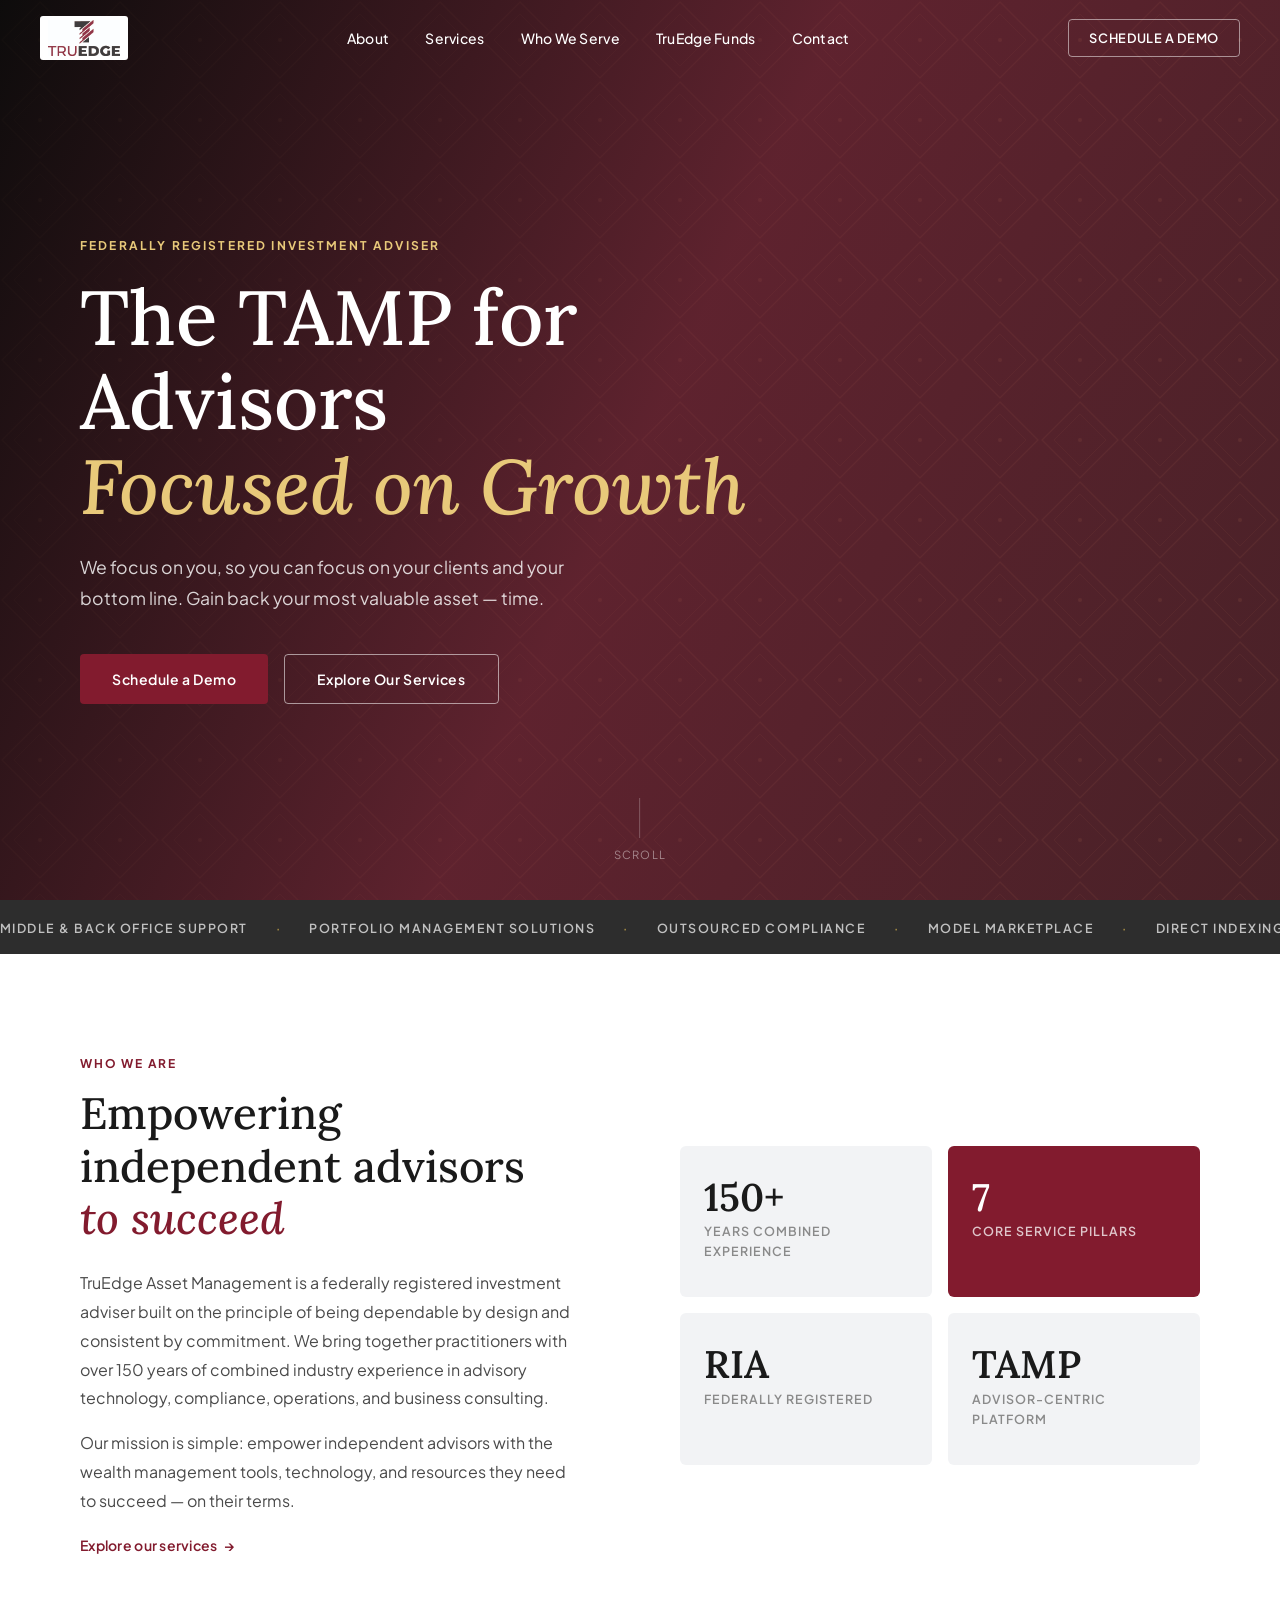
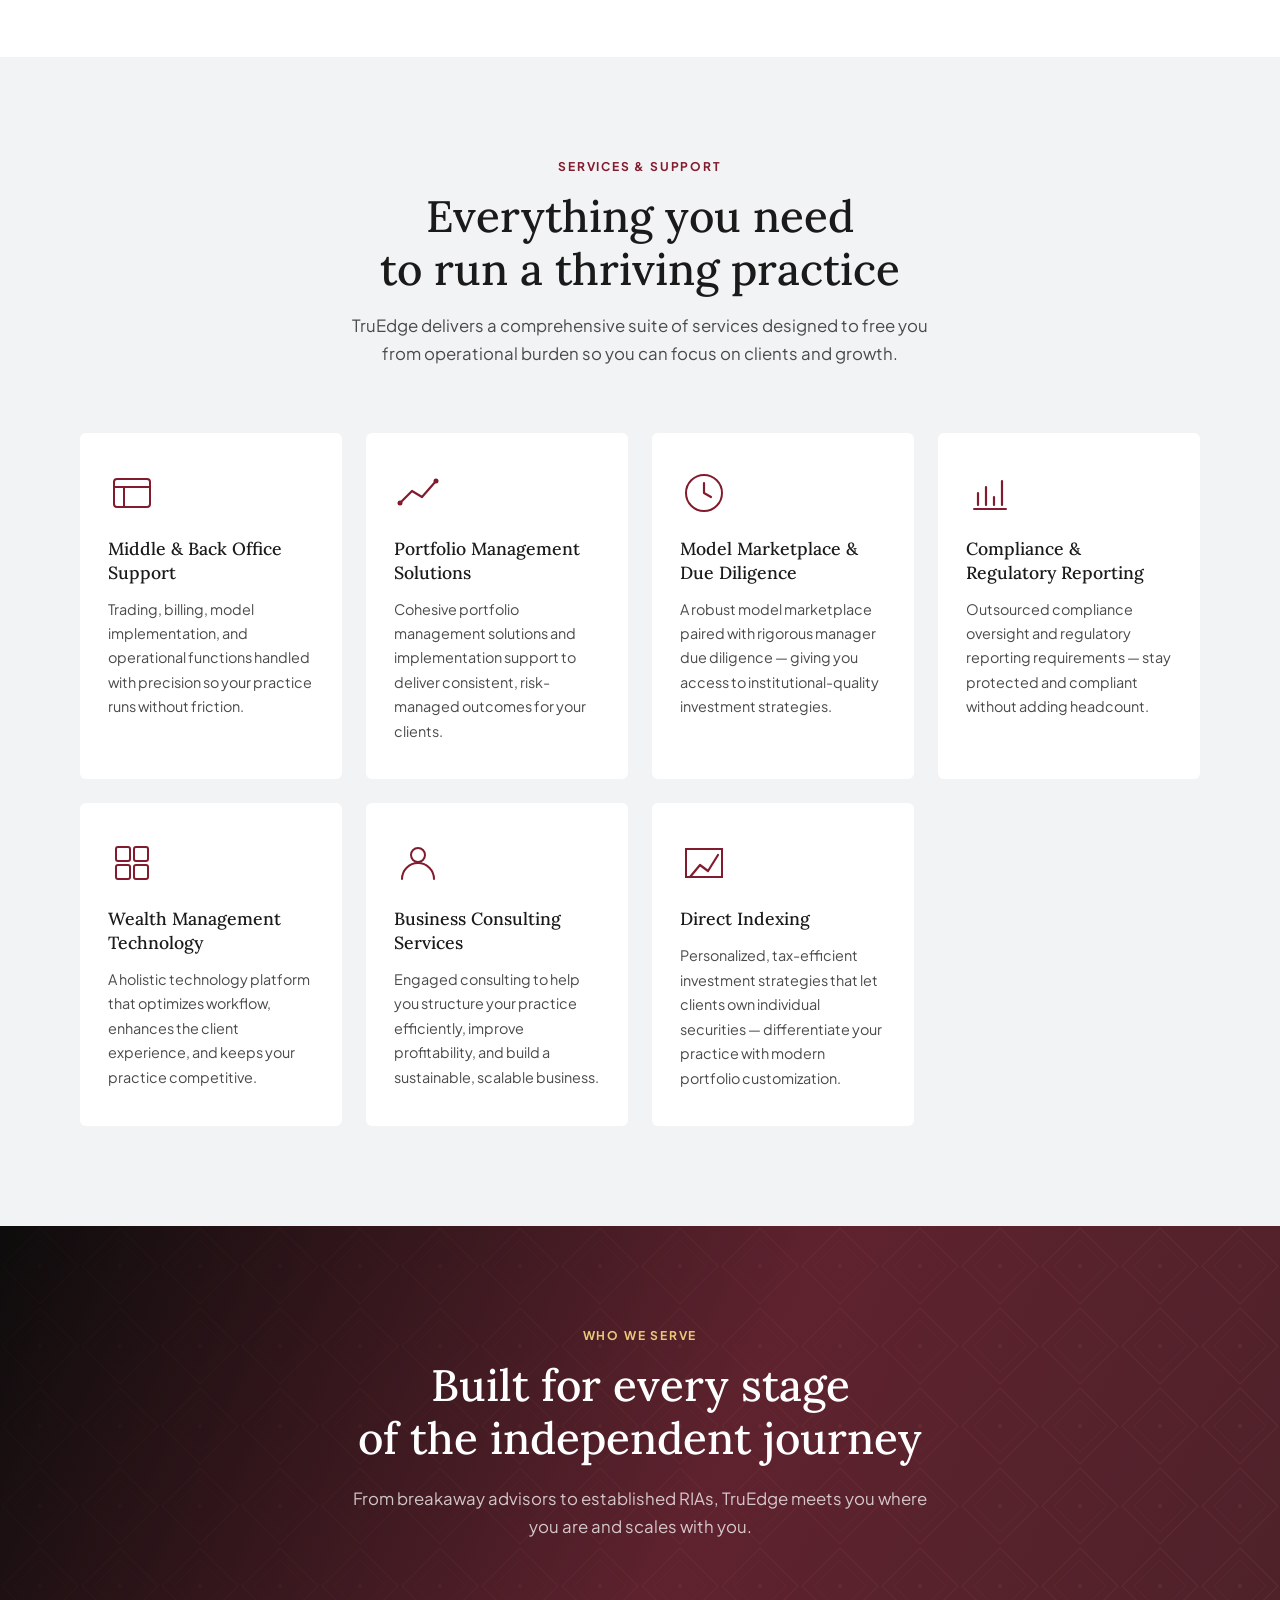
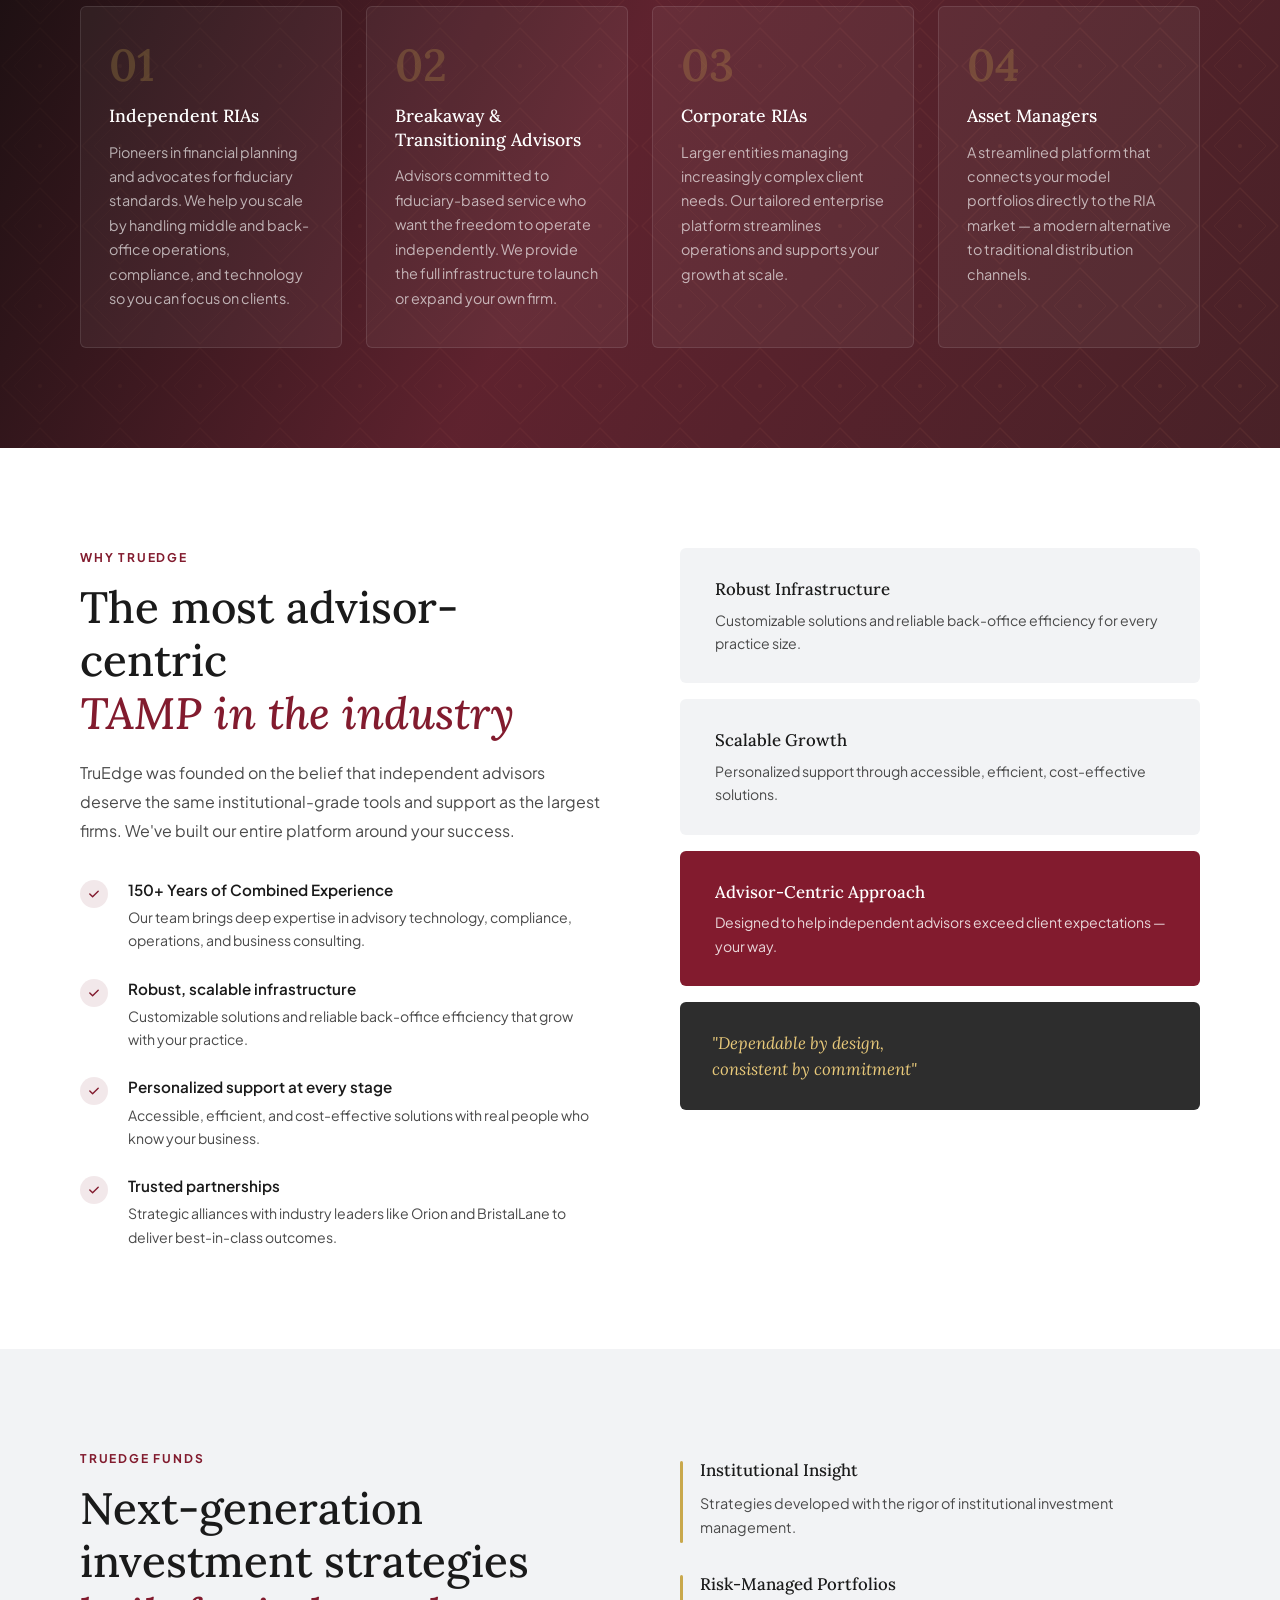
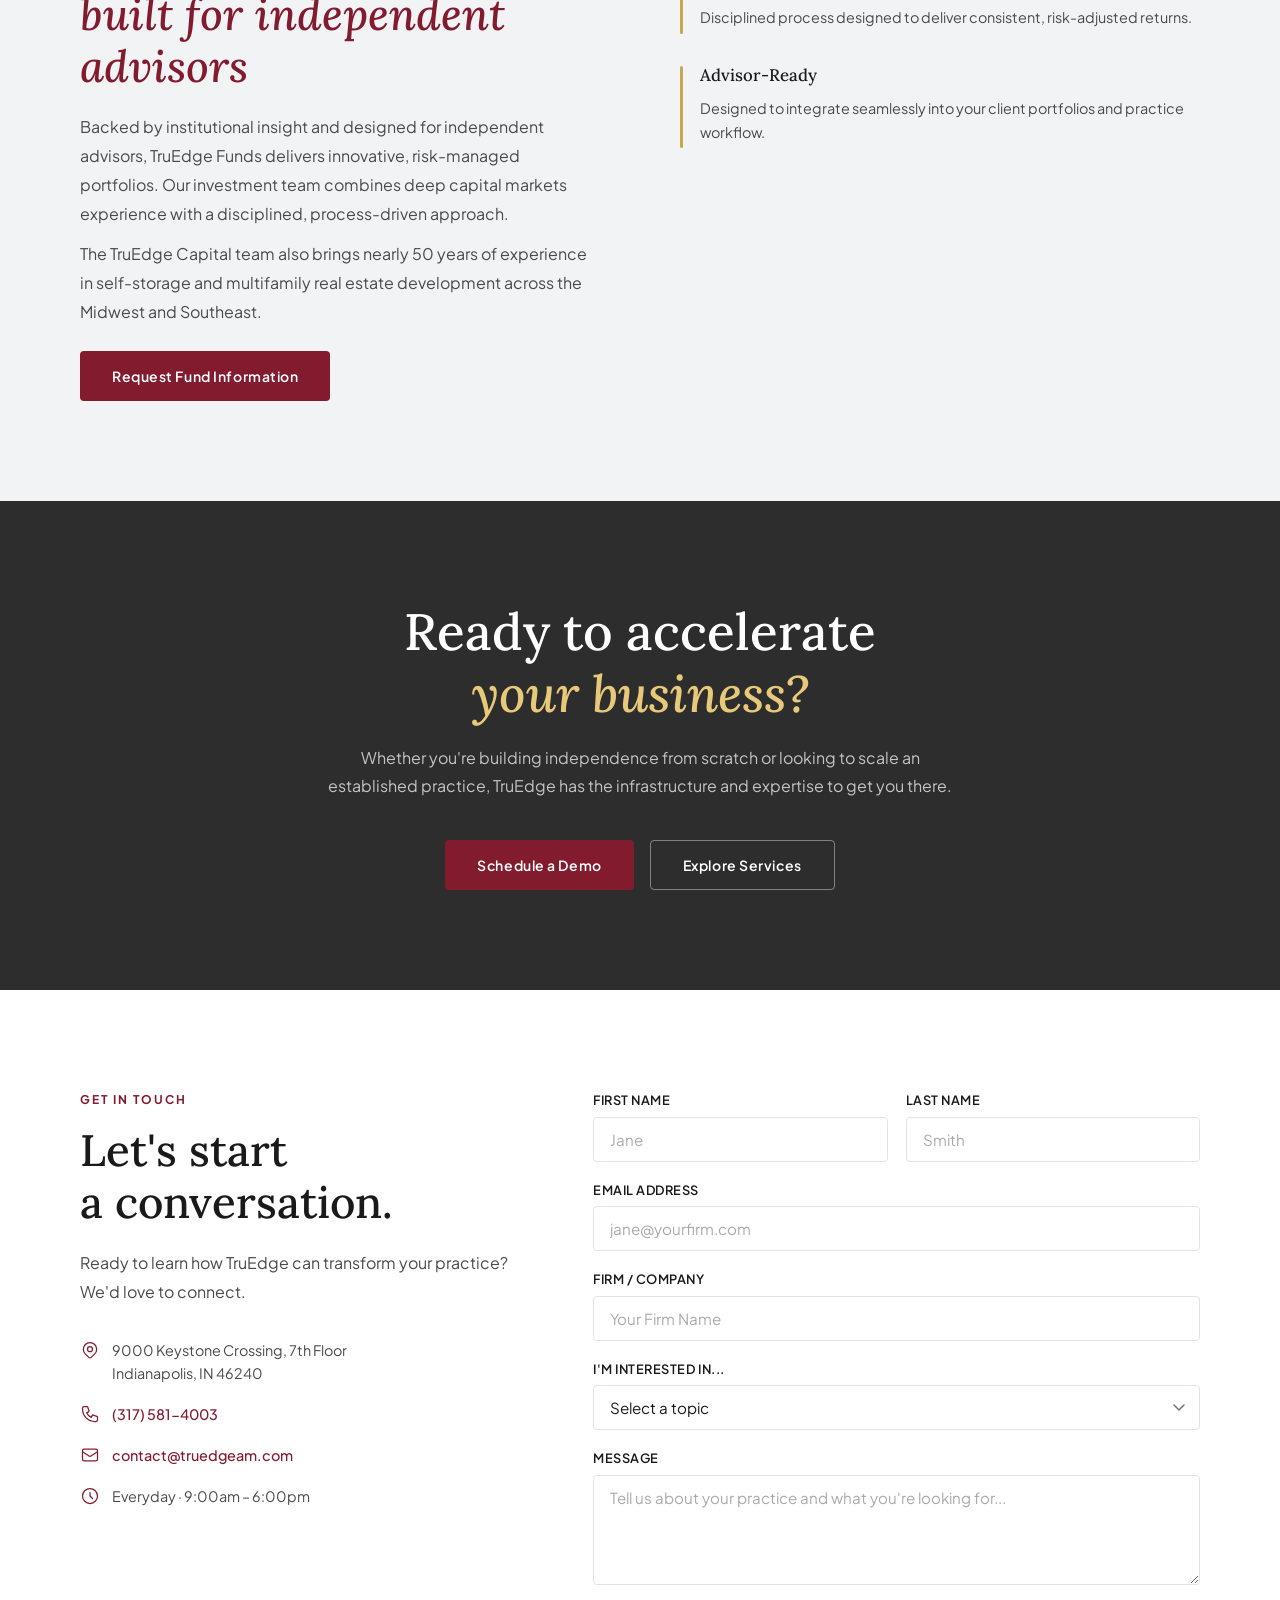
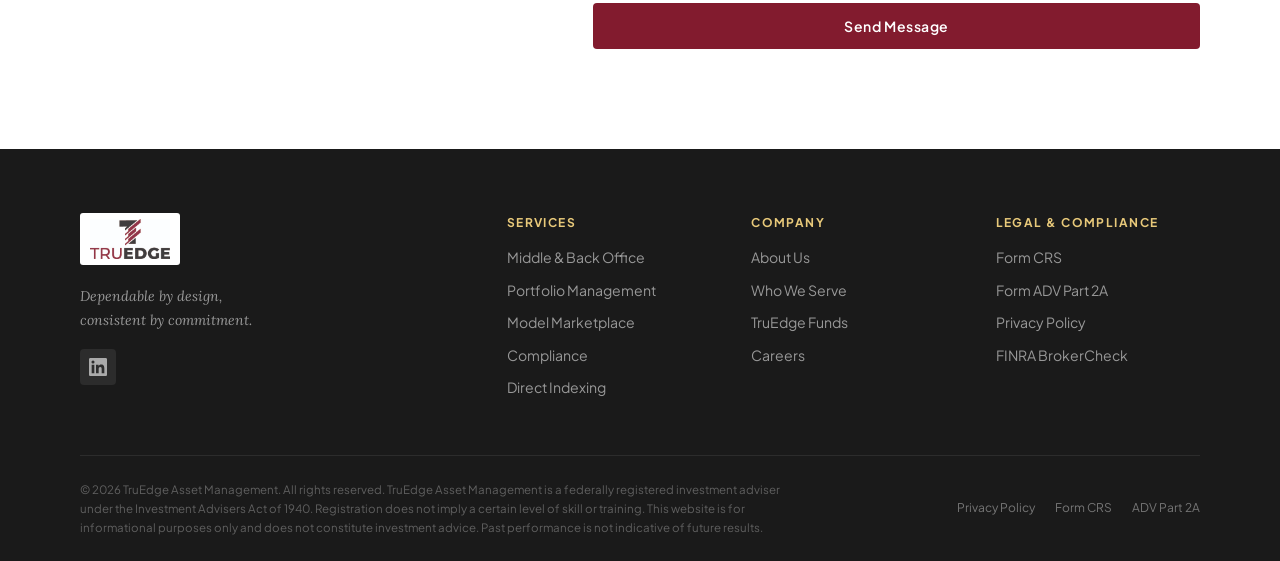
<file: index.html>
<!DOCTYPE html>
<html lang="en">
<head>
  <meta charset="UTF-8" />
  <meta name="viewport" content="width=device-width, initial-scale=1.0" />
  <title>TruEdge Asset Management — Dependable by Design</title>
  <link rel="preconnect" href="https://fonts.googleapis.com" />
  <link rel="preconnect" href="https://fonts.gstatic.com" crossorigin />
  <link href="https://fonts.googleapis.com/css2?family=Lora:ital,wght@0,400;0,500;0,600;0,700;1,400;1,500&family=Plus+Jakarta+Sans:wght@300;400;500;600;700&display=swap" rel="stylesheet" />
  <link rel="stylesheet" href="styles.css" />
</head>
<body>

  <!-- ====== NAVIGATION ====== -->
  <header class="site-header" id="site-header">
    <div class="nav-container">
      <a href="/" class="nav-logo">
        <img src="assets/TruEdgeLogo_StackedCMYK.jpg" alt="TruEdge Asset Management" />
      </a>
      <nav class="nav-links">
        <a href="about.html">About</a>
        <a href="#services">Services</a>
        <a href="#who-we-serve">Who We Serve</a>
        <a href="#funds">TruEdge Funds</a>
        <a href="#contact">Contact</a>
      </nav>
      <div class="nav-actions">
        <a href="#contact" class="btn-login">Schedule a Demo</a>
        <button class="nav-hamburger" id="nav-hamburger" aria-label="Open menu" aria-expanded="false">
          <span></span><span></span><span></span>
        </button>
      </div>
    </div>
    <div class="mobile-menu" id="mobile-menu">
      <a href="about.html">About</a>
      <a href="#services">Services</a>
      <a href="#who-we-serve">Who We Serve</a>
      <a href="#funds">TruEdge Funds</a>
      <a href="#contact">Contact</a>
      <a href="https://truedgeam.com/login" class="mobile-login" target="_blank" rel="noopener">Login</a>
    </div>
  </header>

  <!-- ====== HERO ====== -->
  <section class="hero" id="hero">
    <div class="hero-bg">
      <svg class="hero-pattern-svg" xmlns="http://www.w3.org/2000/svg" aria-hidden="true">
        <defs>
          <pattern id="diamond-tile" x="0" y="0" width="80" height="80" patternUnits="userSpaceOnUse">
            <polygon points="40,2 78,40 40,78 2,40" fill="none" stroke="rgba(220,170,100,0.1)" stroke-width="1.2"/>
            <polygon points="40,14 66,40 40,66 14,40" fill="none" stroke="rgba(220,170,100,0.07)" stroke-width="1"/>
            <circle cx="40" cy="40" r="2" fill="rgba(220,170,100,0.12)"/>
          </pattern>
        </defs>
        <rect width="100%" height="100%" fill="url(#diamond-tile)"/>
      </svg>
      <div class="hero-overlay"></div>
    </div>

    <div class="hero-content">
      <p class="hero-eyebrow">Federally Registered Investment Adviser</p>
      <h1 class="hero-headline">The TAMP for Advisors<br /><em>Focused on Growth</em></h1>
      <p class="hero-sub">We focus on you, so you can focus on your clients and your bottom line. Gain back your most valuable asset — time.</p>
      <div class="hero-ctas">
        <a href="#contact" class="btn-primary">Schedule a Demo</a>
        <a href="#services" class="btn-outline">Explore Our Services</a>
      </div>
    </div>
    <div class="hero-scroll-indicator">
      <span></span>
      <p>Scroll</p>
    </div>
  </section>

  <!-- ====== TRUST BAR ====== -->
  <div class="trust-bar">
    <div class="trust-bar-inner">
      <span>Middle &amp; Back Office Support</span>
      <span class="dot">·</span>
      <span>Portfolio Management Solutions</span>
      <span class="dot">·</span>
      <span>Outsourced Compliance</span>
      <span class="dot">·</span>
      <span>Model Marketplace</span>
      <span class="dot">·</span>
      <span>Direct Indexing</span>
      <span class="dot">·</span>
      <span>Business Consulting</span>
      <span class="dot">·</span>
      <span>Wealth Management Technology</span>
      <span class="dot">·</span>
      <span>Middle &amp; Back Office Support</span>
      <span class="dot">·</span>
      <span>Portfolio Management Solutions</span>
      <span class="dot">·</span>
      <span>Outsourced Compliance</span>
      <span class="dot">·</span>
      <span>Model Marketplace</span>
      <span class="dot">·</span>
      <span>Direct Indexing</span>
      <span class="dot">·</span>
      <span>Business Consulting</span>
      <span class="dot">·</span>
      <span>Wealth Management Technology</span>
    </div>
  </div>

  <!-- ====== ABOUT / INTRO ====== -->
  <section class="intro-section" id="about">
    <div class="container">
      <div class="intro-grid">
        <div class="intro-text" data-reveal>
          <p class="section-eyebrow">Who We Are</p>
          <h2 class="section-heading">Empowering independent advisors<br /><em>to succeed</em></h2>
          <p class="body-copy">TruEdge Asset Management is a federally registered investment adviser built on the principle of being dependable by design and consistent by commitment. We bring together practitioners with over 150 years of combined industry experience in advisory technology, compliance, operations, and business consulting.</p>
          <p class="body-copy">Our mission is simple: empower independent advisors with the wealth management tools, technology, and resources they need to succeed — on their terms.</p>
          <a href="#services" class="btn-text-link">Explore our services <span class="arrow">→</span></a>
        </div>
        <div class="intro-stats" data-reveal>
          <div class="stat-card">
            <span class="stat-number">150+</span>
            <span class="stat-label">Years Combined Experience</span>
          </div>
          <div class="stat-card accent">
            <span class="stat-number">7</span>
            <span class="stat-label">Core Service Pillars</span>
          </div>
          <div class="stat-card">
            <span class="stat-number">RIA</span>
            <span class="stat-label">Federally Registered</span>
          </div>
          <div class="stat-card">
            <span class="stat-number">TAMP</span>
            <span class="stat-label">Advisor-Centric Platform</span>
          </div>
        </div>
      </div>
    </div>
  </section>

  <!-- ====== SERVICES ====== -->
  <section class="services-section" id="services">
    <div class="container">
      <div class="section-header" data-reveal>
        <p class="section-eyebrow">Services &amp; Support</p>
        <h2 class="section-heading">Everything you need<br />to run a thriving practice</h2>
        <p class="section-sub">TruEdge delivers a comprehensive suite of services designed to free you from operational burden so you can focus on clients and growth.</p>
      </div>

      <div class="services-grid">
        <div class="service-card" data-reveal>
          <div class="service-icon">
            <svg viewBox="0 0 48 48" fill="none" xmlns="http://www.w3.org/2000/svg">
              <rect x="6" y="10" width="36" height="28" rx="3" stroke="currentColor" stroke-width="2"/>
              <path d="M6 18h36M16 18v20" stroke="currentColor" stroke-width="2" stroke-linecap="round"/>
            </svg>
          </div>
          <h3>Middle &amp; Back Office Support</h3>
          <p>Trading, billing, model implementation, and operational functions handled with precision so your practice runs without friction.</p>
        </div>

        <div class="service-card" data-reveal>
          <div class="service-icon">
            <svg viewBox="0 0 48 48" fill="none" xmlns="http://www.w3.org/2000/svg">
              <polyline points="6,34 18,22 28,28 42,12" stroke="currentColor" stroke-width="2.2" stroke-linecap="round" stroke-linejoin="round"/>
              <circle cx="6" cy="34" r="2.5" fill="currentColor"/>
              <circle cx="42" cy="12" r="2.5" fill="currentColor"/>
            </svg>
          </div>
          <h3>Portfolio Management Solutions</h3>
          <p>Cohesive portfolio management solutions and implementation support to deliver consistent, risk-managed outcomes for your clients.</p>
        </div>

        <div class="service-card" data-reveal>
          <div class="service-icon">
            <svg viewBox="0 0 48 48" fill="none" xmlns="http://www.w3.org/2000/svg">
              <circle cx="24" cy="24" r="18" stroke="currentColor" stroke-width="2"/>
              <path d="M24 14v10l7 4" stroke="currentColor" stroke-width="2.2" stroke-linecap="round" stroke-linejoin="round"/>
            </svg>
          </div>
          <h3>Model Marketplace &amp; Due Diligence</h3>
          <p>A robust model marketplace paired with rigorous manager due diligence — giving you access to institutional-quality investment strategies.</p>
        </div>

        <div class="service-card" data-reveal>
          <div class="service-icon">
            <svg viewBox="0 0 48 48" fill="none" xmlns="http://www.w3.org/2000/svg">
              <path d="M12 36V24M20 36V18M28 36V28M36 36V12" stroke="currentColor" stroke-width="2.2" stroke-linecap="round"/>
              <path d="M8 40h32" stroke="currentColor" stroke-width="2" stroke-linecap="round"/>
            </svg>
          </div>
          <h3>Compliance &amp; Regulatory Reporting</h3>
          <p>Outsourced compliance oversight and regulatory reporting requirements — stay protected and compliant without adding headcount.</p>
        </div>

        <div class="service-card" data-reveal>
          <div class="service-icon">
            <svg viewBox="0 0 48 48" fill="none" xmlns="http://www.w3.org/2000/svg">
              <rect x="8" y="8" width="14" height="14" rx="2" stroke="currentColor" stroke-width="2"/>
              <rect x="26" y="8" width="14" height="14" rx="2" stroke="currentColor" stroke-width="2"/>
              <rect x="8" y="26" width="14" height="14" rx="2" stroke="currentColor" stroke-width="2"/>
              <rect x="26" y="26" width="14" height="14" rx="2" stroke="currentColor" stroke-width="2"/>
            </svg>
          </div>
          <h3>Wealth Management Technology</h3>
          <p>A holistic technology platform that optimizes workflow, enhances the client experience, and keeps your practice competitive.</p>
        </div>

        <div class="service-card" data-reveal>
          <div class="service-icon">
            <svg viewBox="0 0 48 48" fill="none" xmlns="http://www.w3.org/2000/svg">
              <circle cx="24" cy="16" r="7" stroke="currentColor" stroke-width="2"/>
              <path d="M8 40c0-8.837 7.163-16 16-16s16 7.163 16 16" stroke="currentColor" stroke-width="2" stroke-linecap="round"/>
            </svg>
          </div>
          <h3>Business Consulting Services</h3>
          <p>Engaged consulting to help you structure your practice efficiently, improve profitability, and build a sustainable, scalable business.</p>
        </div>

        <div class="service-card" data-reveal>
          <div class="service-icon">
            <svg viewBox="0 0 48 48" fill="none" xmlns="http://www.w3.org/2000/svg">
              <path d="M10 38l10-12 8 6 10-16" stroke="currentColor" stroke-width="2.2" stroke-linecap="round" stroke-linejoin="round"/>
              <path d="M6 10h36v28H6z" stroke="currentColor" stroke-width="2" rx="2"/>
            </svg>
          </div>
          <h3>Direct Indexing</h3>
          <p>Personalized, tax-efficient investment strategies that let clients own individual securities — differentiate your practice with modern portfolio customization.</p>
        </div>
      </div>
    </div>
  </section>

  <!-- ====== WHO WE SERVE ====== -->
  <section class="serve-section" id="who-we-serve">
    <div class="serve-bg">
      <div class="serve-overlay"></div>
    </div>
    <div class="container">
      <div class="serve-header" data-reveal>
        <p class="section-eyebrow light">Who We Serve</p>
        <h2 class="section-heading light">Built for every stage<br />of the independent journey</h2>
        <p class="section-sub light">From breakaway advisors to established RIAs, TruEdge meets you where you are and scales with you.</p>
      </div>
      <div class="serve-grid">
        <a href="serve-independent-rias.html" class="serve-card" data-reveal>
          <div class="serve-number">01</div>
          <h3>Independent RIAs</h3>
          <p>Pioneers in financial planning and advocates for fiduciary standards. We help you scale by handling middle and back-office operations, compliance, and technology so you can focus on clients.</p>
        </a>
        <a href="serve-transitioning-advisors.html" class="serve-card" data-reveal>
          <div class="serve-number">02</div>
          <h3>Breakaway &amp; Transitioning Advisors</h3>
          <p>Advisors committed to fiduciary-based service who want the freedom to operate independently. We provide the full infrastructure to launch or expand your own firm.</p>
        </a>
        <a href="serve-corporate-rias.html" class="serve-card" data-reveal>
          <div class="serve-number">03</div>
          <h3>Corporate RIAs</h3>
          <p>Larger entities managing increasingly complex client needs. Our tailored enterprise platform streamlines operations and supports your growth at scale.</p>
        </a>
        <a href="serve-asset-managers.html" class="serve-card" data-reveal>
          <div class="serve-number">04</div>
          <h3>Asset Managers</h3>
          <p>A streamlined platform that connects your model portfolios directly to the RIA market — a modern alternative to traditional distribution channels.</p>
        </a>
      </div>
    </div>
  </section>

  <!-- ====== WHY TRUEDGE ====== -->
  <section class="why-section">
    <div class="container">
      <div class="why-grid">
        <div class="why-text-col" data-reveal>
          <p class="section-eyebrow">Why TruEdge</p>
          <h2 class="section-heading">The most advisor-centric<br /><em>TAMP in the industry</em></h2>
          <p class="body-copy">TruEdge was founded on the belief that independent advisors deserve the same institutional-grade tools and support as the largest firms. We've built our entire platform around your success.</p>
          <ul class="why-list">
            <li>
              <div class="why-check">
                <svg viewBox="0 0 20 20" fill="none"><path d="M4 10l4 4 8-8" stroke="currentColor" stroke-width="2" stroke-linecap="round" stroke-linejoin="round"/></svg>
              </div>
              <div>
                <strong>150+ Years of Combined Experience</strong>
                <p>Our team brings deep expertise in advisory technology, compliance, operations, and business consulting.</p>
              </div>
            </li>
            <li>
              <div class="why-check">
                <svg viewBox="0 0 20 20" fill="none"><path d="M4 10l4 4 8-8" stroke="currentColor" stroke-width="2" stroke-linecap="round" stroke-linejoin="round"/></svg>
              </div>
              <div>
                <strong>Robust, scalable infrastructure</strong>
                <p>Customizable solutions and reliable back-office efficiency that grow with your practice.</p>
              </div>
            </li>
            <li>
              <div class="why-check">
                <svg viewBox="0 0 20 20" fill="none"><path d="M4 10l4 4 8-8" stroke="currentColor" stroke-width="2" stroke-linecap="round" stroke-linejoin="round"/></svg>
              </div>
              <div>
                <strong>Personalized support at every stage</strong>
                <p>Accessible, efficient, and cost-effective solutions with real people who know your business.</p>
              </div>
            </li>
            <li>
              <div class="why-check">
                <svg viewBox="0 0 20 20" fill="none"><path d="M4 10l4 4 8-8" stroke="currentColor" stroke-width="2" stroke-linecap="round" stroke-linejoin="round"/></svg>
              </div>
              <div>
                <strong>Trusted partnerships</strong>
                <p>Strategic alliances with industry leaders like Orion and BristalLane to deliver best-in-class outcomes.</p>
              </div>
            </li>
          </ul>
        </div>
        <div class="why-visual-col" data-reveal>
          <div class="why-pillar-stack">
            <div class="why-pillar-card">
              <div class="pillar-accent"></div>
              <h4>Robust Infrastructure</h4>
              <p>Customizable solutions and reliable back-office efficiency for every practice size.</p>
            </div>
            <div class="why-pillar-card">
              <div class="pillar-accent"></div>
              <h4>Scalable Growth</h4>
              <p>Personalized support through accessible, efficient, cost-effective solutions.</p>
            </div>
            <div class="why-pillar-card accent">
              <div class="pillar-accent"></div>
              <h4>Advisor-Centric Approach</h4>
              <p>Designed to help independent advisors exceed client expectations — your way.</p>
            </div>
          </div>
          <div class="why-tagline-block">
            <p class="accent-quote">"Dependable by design,<br />consistent by commitment"</p>
          </div>
        </div>
      </div>
    </div>
  </section>

  <!-- ====== TRUEDGE FUNDS ====== -->
  <section class="funds-section" id="funds">
    <div class="container">
      <div class="funds-inner" data-reveal>
        <div class="funds-text">
          <p class="section-eyebrow">TruEdge Funds</p>
          <h2 class="section-heading">Next-generation investment strategies<br /><em>built for independent advisors</em></h2>
          <p class="body-copy">Backed by institutional insight and designed for independent advisors, TruEdge Funds delivers innovative, risk-managed portfolios. Our investment team combines deep capital markets experience with a disciplined, process-driven approach.</p>
          <p class="body-copy">The TruEdge Capital team also brings nearly 50 years of experience in self-storage and multifamily real estate development across the Midwest and Southeast.</p>
          <a href="#contact" class="btn-primary">Request Fund Information</a>
        </div>
        <div class="funds-pillars">
          <div class="funds-pillar">
            <div class="pillar-line"></div>
            <h4>Institutional Insight</h4>
            <p>Strategies developed with the rigor of institutional investment management.</p>
          </div>
          <div class="funds-pillar">
            <div class="pillar-line"></div>
            <h4>Risk-Managed Portfolios</h4>
            <p>Disciplined process designed to deliver consistent, risk-adjusted returns.</p>
          </div>
          <div class="funds-pillar">
            <div class="pillar-line"></div>
            <h4>Advisor-Ready</h4>
            <p>Designed to integrate seamlessly into your client portfolios and practice workflow.</p>
          </div>
        </div>
      </div>
    </div>
  </section>

  <!-- ====== CTA BANNER ====== -->
  <section class="cta-banner">
    <div class="container">
      <div class="cta-inner" data-reveal>
        <h2>Ready to accelerate<br /><em>your business?</em></h2>
        <p>Whether you're building independence from scratch or looking to scale an established practice, TruEdge has the infrastructure and expertise to get you there.</p>
        <div class="cta-buttons">
          <a href="#contact" class="btn-primary">Schedule a Demo</a>
          <a href="#services" class="btn-outline-dark">Explore Services</a>
        </div>
      </div>
    </div>
  </section>

  <!-- ====== CONTACT ====== -->
  <section class="contact-section" id="contact">
    <div class="container">
      <div class="contact-grid">
        <div class="contact-info" data-reveal>
          <p class="section-eyebrow">Get in Touch</p>
          <h2 class="section-heading">Let's start<br />a conversation.</h2>
          <p class="body-copy">Ready to learn how TruEdge can transform your practice? We'd love to connect.</p>
          <div class="contact-details">
            <div class="contact-item">
              <svg viewBox="0 0 24 24" fill="none" xmlns="http://www.w3.org/2000/svg">
                <path d="M17.657 16.657L13.414 20.9a1.998 1.998 0 01-2.827 0l-4.244-4.243a8 8 0 1111.314 0z" stroke="currentColor" stroke-width="1.5" stroke-linecap="round" stroke-linejoin="round"/>
                <path d="M15 11a3 3 0 11-6 0 3 3 0 016 0z" stroke="currentColor" stroke-width="1.5" stroke-linecap="round" stroke-linejoin="round"/>
              </svg>
              <span>9000 Keystone Crossing, 7th Floor<br />Indianapolis, IN 46240</span>
            </div>
            <div class="contact-item">
              <svg viewBox="0 0 24 24" fill="none" xmlns="http://www.w3.org/2000/svg">
                <path d="M3 5a2 2 0 012-2h3.28a1 1 0 01.948.684l1.498 4.493a1 1 0 01-.502 1.21l-2.257 1.13a11.042 11.042 0 005.516 5.516l1.13-2.257a1 1 0 011.21-.502l4.493 1.498a1 1 0 01.684.949V19a2 2 0 01-2 2h-1C9.716 21 3 14.284 3 6V5z" stroke="currentColor" stroke-width="1.5" stroke-linecap="round" stroke-linejoin="round"/>
              </svg>
              <a href="tel:3175814003">(317) 581-4003</a>
            </div>
            <div class="contact-item">
              <svg viewBox="0 0 24 24" fill="none" xmlns="http://www.w3.org/2000/svg">
                <path d="M3 8l7.89 5.26a2 2 0 002.22 0L21 8M5 19h14a2 2 0 002-2V7a2 2 0 00-2-2H5a2 2 0 00-2 2v10a2 2 0 002 2z" stroke="currentColor" stroke-width="1.5" stroke-linecap="round" stroke-linejoin="round"/>
              </svg>
              <a href="mailto:contact@truedgeam.com">contact@truedgeam.com</a>
            </div>
            <div class="contact-item">
              <svg viewBox="0 0 24 24" fill="none" xmlns="http://www.w3.org/2000/svg">
                <path d="M12 8v4l3 3m6-3a9 9 0 11-18 0 9 9 0 0118 0z" stroke="currentColor" stroke-width="1.5" stroke-linecap="round" stroke-linejoin="round"/>
              </svg>
              <span>Everyday · 9:00am – 6:00pm</span>
            </div>
          </div>
        </div>

        <form class="contact-form" data-reveal>
          <div class="form-row">
            <div class="form-group">
              <label for="first-name">First Name</label>
              <input type="text" id="first-name" name="first-name" placeholder="Jane" required />
            </div>
            <div class="form-group">
              <label for="last-name">Last Name</label>
              <input type="text" id="last-name" name="last-name" placeholder="Smith" required />
            </div>
          </div>
          <div class="form-group">
            <label for="email">Email Address</label>
            <input type="email" id="email" name="email" placeholder="jane@yourfirm.com" required />
          </div>
          <div class="form-group">
            <label for="firm">Firm / Company</label>
            <input type="text" id="firm" name="firm" placeholder="Your Firm Name" />
          </div>
          <div class="form-group">
            <label for="subject">I'm interested in...</label>
            <select id="subject" name="subject">
              <option value="">Select a topic</option>
              <option value="demo">Schedule a Demo</option>
              <option value="services">Services Overview</option>
              <option value="transition">Advisor Transition</option>
              <option value="funds">TruEdge Funds</option>
              <option value="direct-indexing">Direct Indexing</option>
              <option value="other">Other</option>
            </select>
          </div>
          <div class="form-group">
            <label for="message">Message</label>
            <textarea id="message" name="message" rows="4" placeholder="Tell us about your practice and what you're looking for..."></textarea>
          </div>
          <button type="submit" class="btn-primary full-width">Send Message</button>
        </form>
      </div>
    </div>
  </section>

  <!-- ====== FOOTER ====== -->
  <footer class="site-footer">
    <div class="container">
      <div class="footer-top">
        <div class="footer-brand">
          <img src="assets/TruEdgeLogo_StackedCMYK.jpg" alt="TruEdge Asset Management" class="footer-logo" />
          <p>Dependable by design,<br />consistent by commitment.</p>
          <a href="https://www.linkedin.com/company/truedge-asset-management" target="_blank" rel="noopener" class="footer-linkedin" aria-label="LinkedIn">
            <svg viewBox="0 0 24 24" fill="currentColor" xmlns="http://www.w3.org/2000/svg">
              <path d="M20.447 20.452h-3.554v-5.569c0-1.328-.027-3.037-1.852-3.037-1.853 0-2.136 1.445-2.136 2.939v5.667H9.351V9h3.414v1.561h.046c.477-.9 1.637-1.85 3.37-1.85 3.601 0 4.267 2.37 4.267 5.455v6.286zM5.337 7.433a2.062 2.062 0 01-2.063-2.065 2.064 2.064 0 112.063 2.065zm1.782 13.019H3.555V9h3.564v11.452zM22.225 0H1.771C.792 0 0 .774 0 1.729v20.542C0 23.227.792 24 1.771 24h20.451C23.2 24 24 23.227 24 22.271V1.729C24 .774 23.2 0 22.222 0h.003z"/>
            </svg>
          </a>
        </div>
        <div class="footer-links">
          <div class="footer-col">
            <h4>Services</h4>
            <a href="#services">Middle &amp; Back Office</a>
            <a href="#services">Portfolio Management</a>
            <a href="#services">Model Marketplace</a>
            <a href="#services">Compliance</a>
            <a href="#services">Direct Indexing</a>
          </div>
          <div class="footer-col">
            <h4>Company</h4>
            <a href="#about">About Us</a>
            <a href="#who-we-serve">Who We Serve</a>
            <a href="#funds">TruEdge Funds</a>
            <a href="#contact">Careers</a>
          </div>
          <div class="footer-col">
            <h4>Legal &amp; Compliance</h4>
            <a href="https://truedgeam.com/form-crs" target="_blank" rel="noopener">Form CRS</a>
            <a href="https://truedgeam.com/adv-part-2a" target="_blank" rel="noopener">Form ADV Part 2A</a>
            <a href="https://truedgeam.com/privacy-policy" target="_blank" rel="noopener">Privacy Policy</a>
            <a href="https://brokercheck.finra.org" target="_blank" rel="noopener">FINRA BrokerCheck</a>
          </div>
        </div>
      </div>
      <div class="footer-bottom">
        <p class="footer-legal">© 2026 TruEdge Asset Management. All rights reserved. TruEdge Asset Management is a federally registered investment adviser under the Investment Advisers Act of 1940. Registration does not imply a certain level of skill or training. This website is for informational purposes only and does not constitute investment advice. Past performance is not indicative of future results.</p>
        <div class="footer-bottom-links">
          <a href="https://truedgeam.com/privacy-policy" target="_blank" rel="noopener">Privacy Policy</a>
          <a href="https://truedgeam.com/form-crs" target="_blank" rel="noopener">Form CRS</a>
          <a href="https://truedgeam.com/adv-part-2a" target="_blank" rel="noopener">ADV Part 2A</a>
        </div>
      </div>
    </div>
  </footer>

  <script src="main.js"></script>
</body>
</html>
</file>
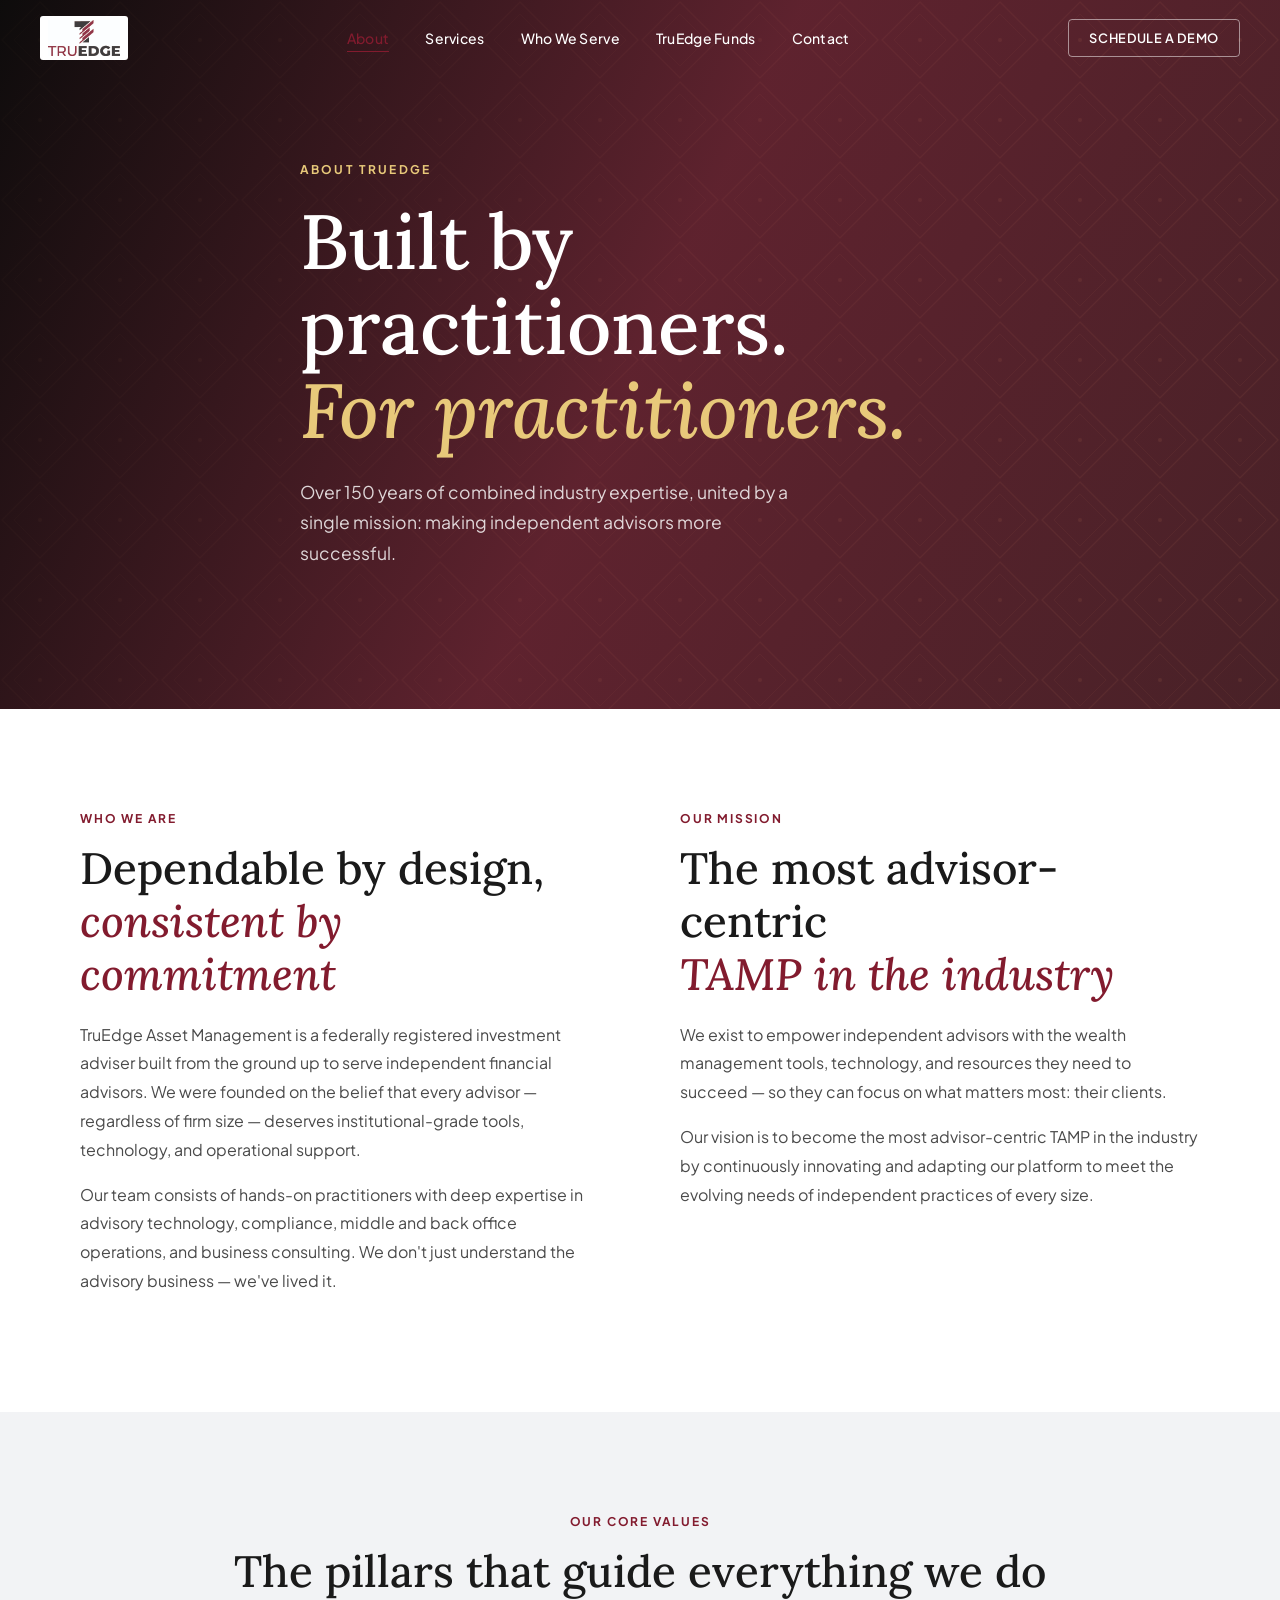
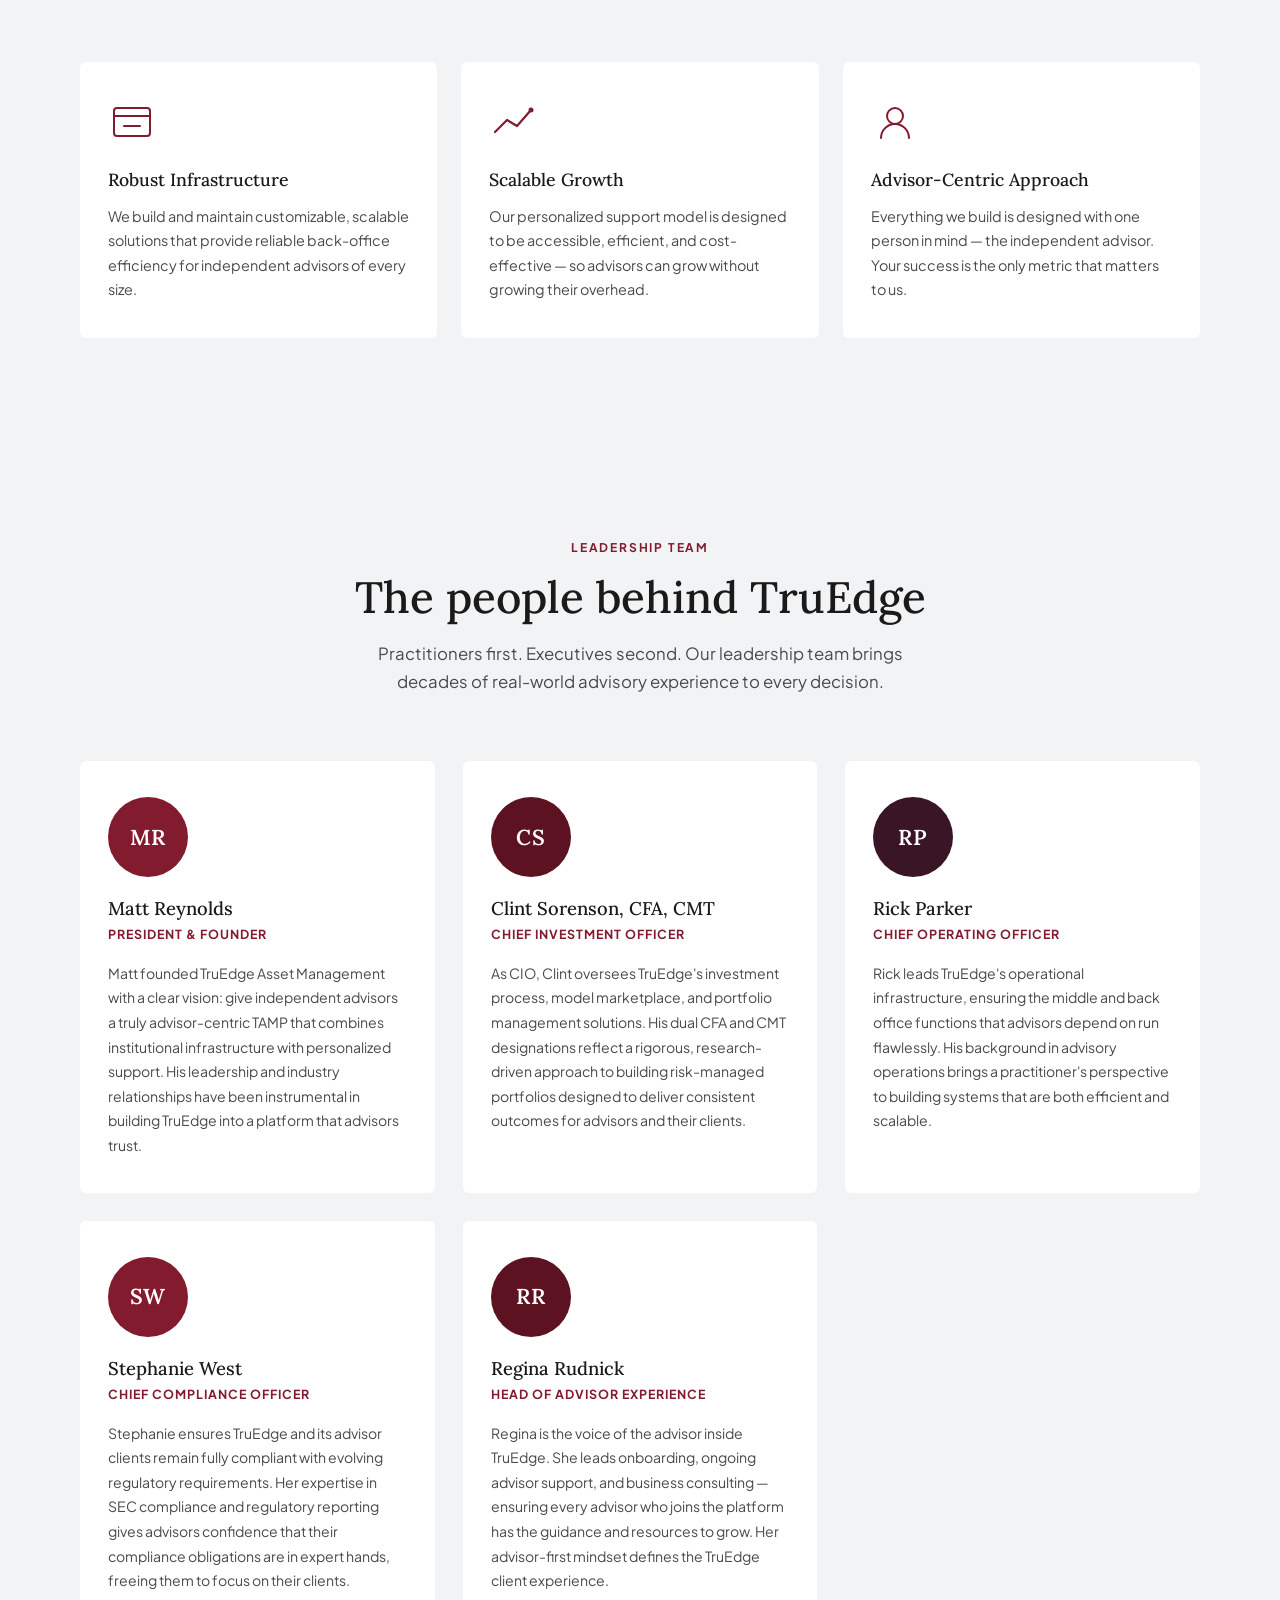
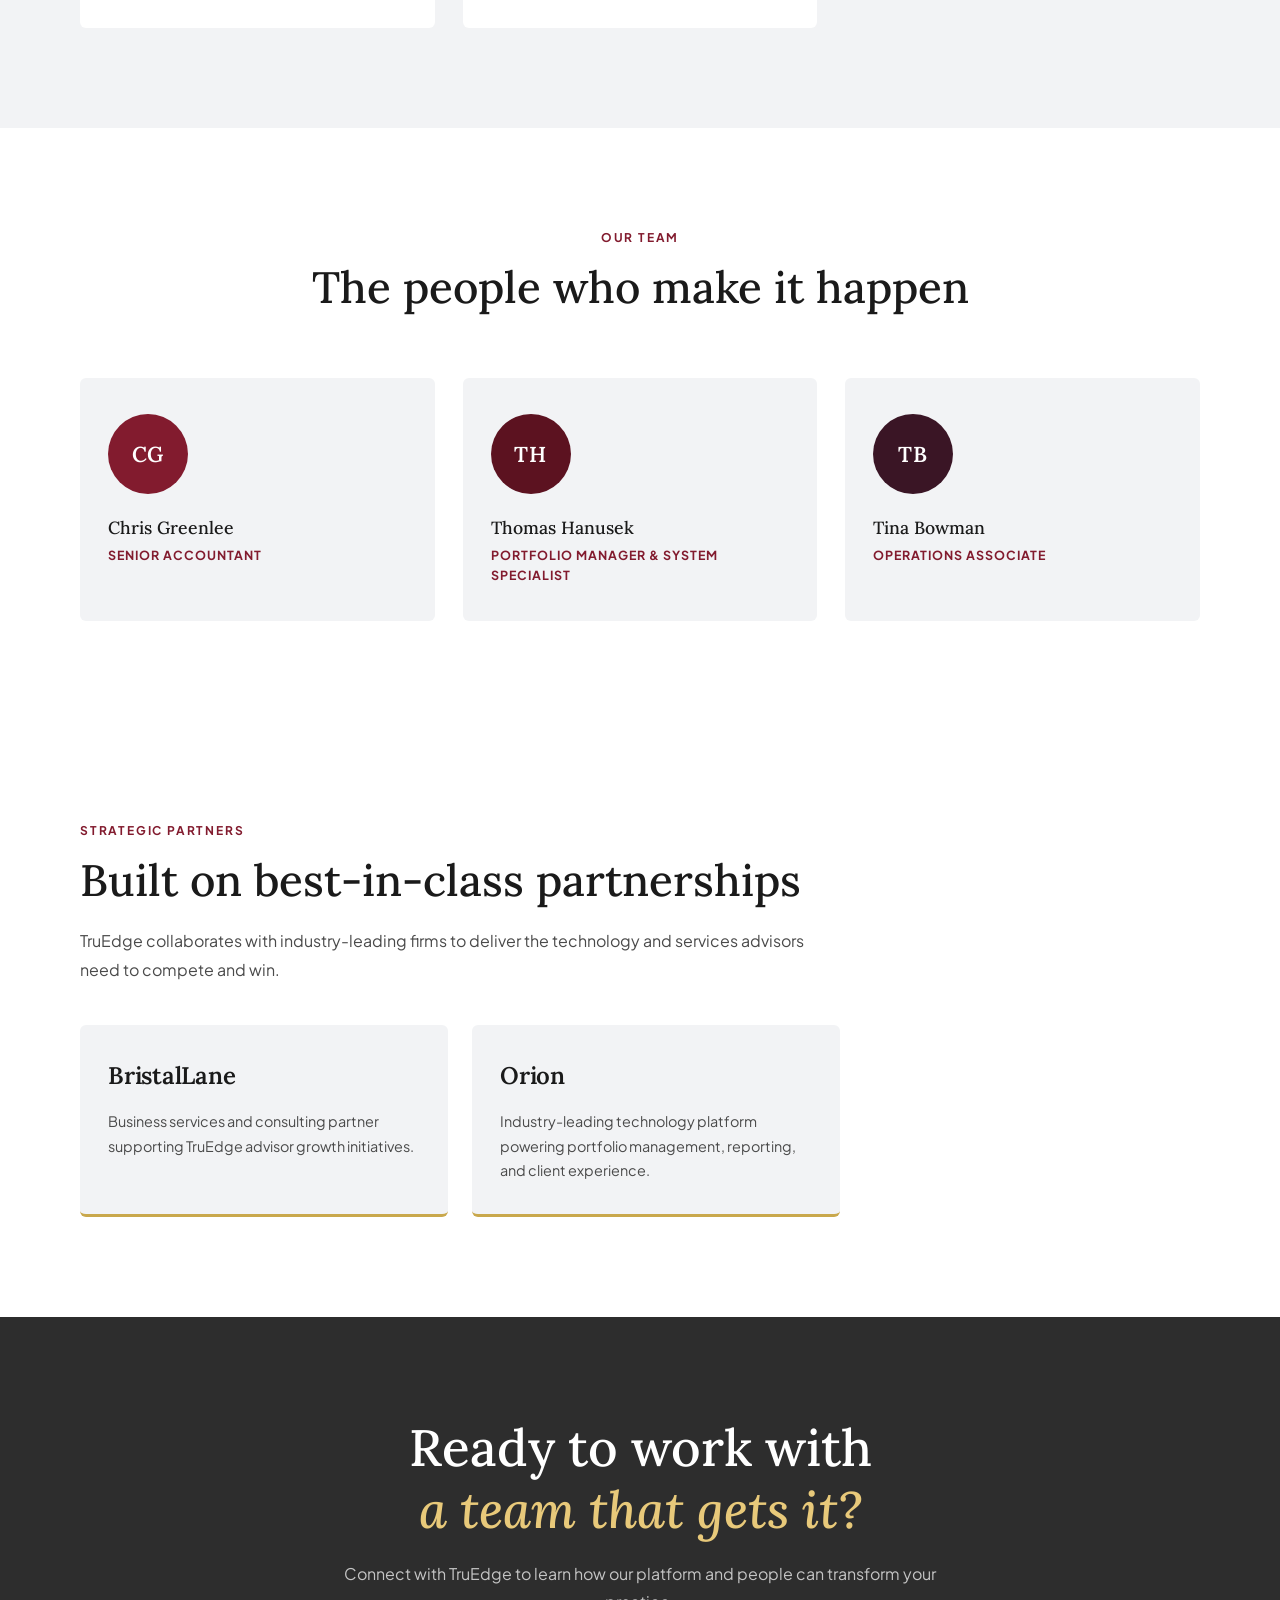
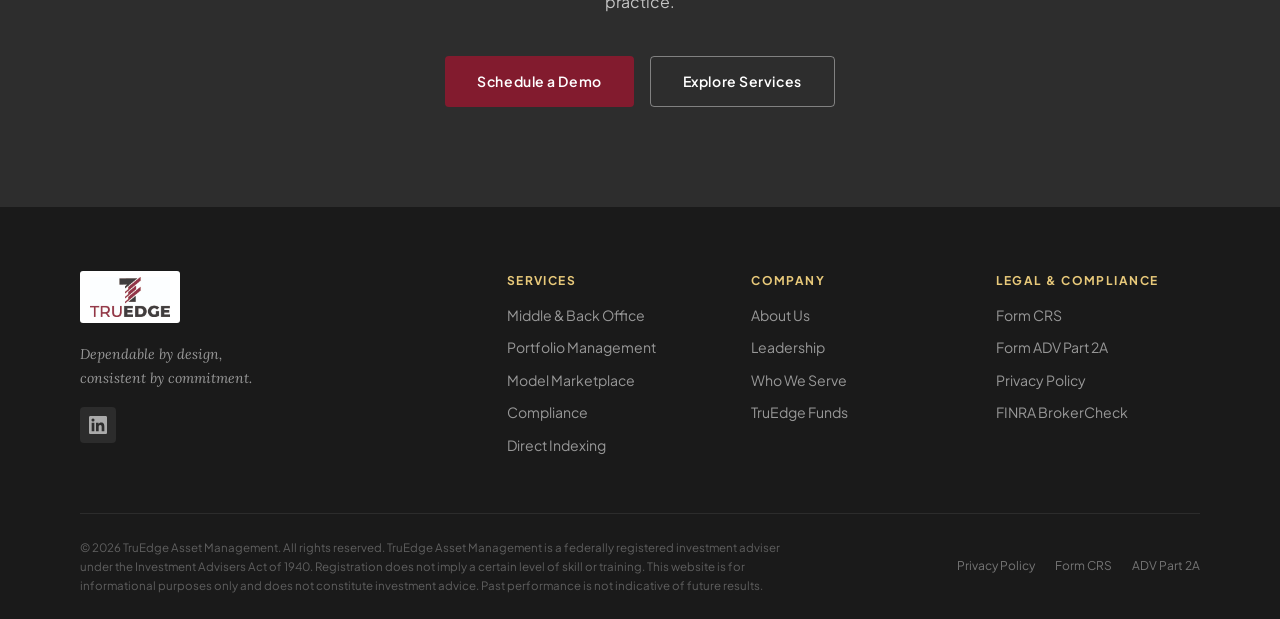
<file: about.html>
<!DOCTYPE html>
<html lang="en">
<head>
  <meta charset="UTF-8" />
  <meta name="viewport" content="width=device-width, initial-scale=1.0" />
  <title>About Us — TruEdge Asset Management</title>
  <link rel="preconnect" href="https://fonts.googleapis.com" />
  <link rel="preconnect" href="https://fonts.gstatic.com" crossorigin />
  <link href="https://fonts.googleapis.com/css2?family=Lora:ital,wght@0,400;0,500;0,600;0,700;1,400;1,500&family=Plus+Jakarta+Sans:wght@300;400;500;600;700&display=swap" rel="stylesheet" />
  <link rel="stylesheet" href="styles.css" />
  <link rel="stylesheet" href="about.css" />
</head>
<body>

  <!-- ====== NAVIGATION ====== -->
  <header class="site-header scrolled" id="site-header">
    <div class="nav-container">
      <a href="index.html" class="nav-logo">
        <img src="assets/TruEdgeLogo_StackedCMYK.jpg" alt="TruEdge Asset Management" />
      </a>
      <nav class="nav-links">
        <a href="about.html" class="nav-active">About</a>
        <a href="index.html#services">Services</a>
        <a href="serve-independent-rias.html">Who We Serve</a>
        <a href="index.html#funds">TruEdge Funds</a>
        <a href="index.html#contact">Contact</a>
      </nav>
      <div class="nav-actions">
        <a href="index.html#contact" class="btn-login">Schedule a Demo</a>
        <button class="nav-hamburger" id="nav-hamburger" aria-label="Open menu" aria-expanded="false">
          <span></span><span></span><span></span>
        </button>
      </div>
    </div>
    <div class="mobile-menu" id="mobile-menu">
      <a href="about.html">About</a>
      <a href="index.html#services">Services</a>
      <a href="serve-independent-rias.html">Who We Serve</a>
      <a href="index.html#funds">TruEdge Funds</a>
      <a href="index.html#contact">Contact</a>
      <a href="https://truedgeam.com/login" class="mobile-login" target="_blank" rel="noopener">Login</a>
    </div>
  </header>

  <!-- ====== PAGE HERO ====== -->
  <section class="page-hero">
    <div class="page-hero-bg">
      <svg class="hero-pattern-svg" xmlns="http://www.w3.org/2000/svg" aria-hidden="true">
        <defs>
          <pattern id="diamond-tile" x="0" y="0" width="80" height="80" patternUnits="userSpaceOnUse">
            <polygon points="40,2 78,40 40,78 2,40" fill="none" stroke="rgba(220,170,100,0.1)" stroke-width="1.2"/>
            <polygon points="40,14 66,40 40,66 14,40" fill="none" stroke="rgba(220,170,100,0.07)" stroke-width="1"/>
            <circle cx="40" cy="40" r="2" fill="rgba(220,170,100,0.12)"/>
          </pattern>
        </defs>
        <rect width="100%" height="100%" fill="url(#diamond-tile)"/>
      </svg>
      <div class="page-hero-overlay"></div>
    </div>
    <div class="container">
      <div class="page-hero-content">
        <p class="hero-eyebrow" style="animation: fadeUp 0.8s 0.2s both;">About TruEdge</p>
        <h1 class="hero-headline" style="animation: fadeUp 0.8s 0.4s both;">Built by practitioners.<br /><em>For practitioners.</em></h1>
        <p class="hero-sub" style="animation: fadeUp 0.8s 0.6s both;">Over 150 years of combined industry expertise, united by a single mission: making independent advisors more successful.</p>
      </div>
    </div>
  </section>

  <!-- ====== WHO WE ARE ====== -->
  <section class="about-intro" id="who-we-are">
    <div class="container">
      <div class="about-intro-grid">
        <div data-reveal>
          <p class="section-eyebrow">Who We Are</p>
          <h2 class="section-heading">Dependable by design,<br /><em>consistent by commitment</em></h2>
          <p class="body-copy">TruEdge Asset Management is a federally registered investment adviser built from the ground up to serve independent financial advisors. We were founded on the belief that every advisor — regardless of firm size — deserves institutional-grade tools, technology, and operational support.</p>
          <p class="body-copy">Our team consists of hands-on practitioners with deep expertise in advisory technology, compliance, middle and back office operations, and business consulting. We don't just understand the advisory business — we've lived it.</p>
        </div>
        <div data-reveal>
          <p class="section-eyebrow">Our Mission</p>
          <h2 class="section-heading">The most advisor-centric<br /><em>TAMP in the industry</em></h2>
          <p class="body-copy">We exist to empower independent advisors with the wealth management tools, technology, and resources they need to succeed — so they can focus on what matters most: their clients.</p>
          <p class="body-copy">Our vision is to become the most advisor-centric TAMP in the industry by continuously innovating and adapting our platform to meet the evolving needs of independent practices of every size.</p>
        </div>
      </div>
    </div>
  </section>

  <!-- ====== CORE VALUES ====== -->
  <section class="values-section">
    <div class="container">
      <div class="section-header" data-reveal>
        <p class="section-eyebrow">Our Core Values</p>
        <h2 class="section-heading">The pillars that guide everything we do</h2>
      </div>
      <div class="values-grid">
        <div class="value-card" data-reveal>
          <div class="value-icon">
            <svg viewBox="0 0 48 48" fill="none" xmlns="http://www.w3.org/2000/svg">
              <rect x="6" y="10" width="36" height="28" rx="3" stroke="currentColor" stroke-width="2"/>
              <path d="M6 18h36M16 28h16" stroke="currentColor" stroke-width="2" stroke-linecap="round"/>
            </svg>
          </div>
          <h3>Robust Infrastructure</h3>
          <p>We build and maintain customizable, scalable solutions that provide reliable back-office efficiency for independent advisors of every size.</p>
        </div>
        <div class="value-card" data-reveal>
          <div class="value-icon">
            <svg viewBox="0 0 48 48" fill="none" xmlns="http://www.w3.org/2000/svg">
              <polyline points="6,34 18,22 28,28 42,12" stroke="currentColor" stroke-width="2.2" stroke-linecap="round" stroke-linejoin="round"/>
              <circle cx="42" cy="12" r="2.5" fill="currentColor"/>
            </svg>
          </div>
          <h3>Scalable Growth</h3>
          <p>Our personalized support model is designed to be accessible, efficient, and cost-effective — so advisors can grow without growing their overhead.</p>
        </div>
        <div class="value-card" data-reveal>
          <div class="value-icon">
            <svg viewBox="0 0 48 48" fill="none" xmlns="http://www.w3.org/2000/svg">
              <circle cx="24" cy="18" r="8" stroke="currentColor" stroke-width="2"/>
              <path d="M10 40c0-7.732 6.268-14 14-14s14 6.268 14 14" stroke="currentColor" stroke-width="2" stroke-linecap="round"/>
            </svg>
          </div>
          <h3>Advisor-Centric Approach</h3>
          <p>Everything we build is designed with one person in mind — the independent advisor. Your success is the only metric that matters to us.</p>
        </div>
      </div>
    </div>
  </section>

  <!-- ====== LEADERSHIP ====== -->
  <section class="team-section" id="leadership">
    <div class="container">
      <div class="section-header" data-reveal>
        <p class="section-eyebrow">Leadership Team</p>
        <h2 class="section-heading">The people behind TruEdge</h2>
        <p class="section-sub">Practitioners first. Executives second. Our leadership team brings decades of real-world advisory experience to every decision.</p>
      </div>

      <div class="team-grid leadership-grid">

        <div class="team-card" data-reveal>
          <div class="team-avatar" style="--avatar-color: #821B2E;">MR</div>
          <h3>Matt Reynolds</h3>
          <p class="team-title">President &amp; Founder</p>
          <p class="team-bio">Matt founded TruEdge Asset Management with a clear vision: give independent advisors a truly advisor-centric TAMP that combines institutional infrastructure with personalized support. His leadership and industry relationships have been instrumental in building TruEdge into a platform that advisors trust.</p>
        </div>

        <div class="team-card" data-reveal>
          <div class="team-avatar" style="--avatar-color: #5C1220;">CS</div>
          <h3>Clint Sorenson, CFA, CMT</h3>
          <p class="team-title">Chief Investment Officer</p>
          <p class="team-bio">As CIO, Clint oversees TruEdge's investment process, model marketplace, and portfolio management solutions. His dual CFA and CMT designations reflect a rigorous, research-driven approach to building risk-managed portfolios designed to deliver consistent outcomes for advisors and their clients.</p>
        </div>

        <div class="team-card" data-reveal>
          <div class="team-avatar" style="--avatar-color: #3A1525;">RP</div>
          <h3>Rick Parker</h3>
          <p class="team-title">Chief Operating Officer</p>
          <p class="team-bio">Rick leads TruEdge's operational infrastructure, ensuring the middle and back office functions that advisors depend on run flawlessly. His background in advisory operations brings a practitioner's perspective to building systems that are both efficient and scalable.</p>
        </div>

        <div class="team-card" data-reveal>
          <div class="team-avatar" style="--avatar-color: #821B2E;">SW</div>
          <h3>Stephanie West</h3>
          <p class="team-title">Chief Compliance Officer</p>
          <p class="team-bio">Stephanie ensures TruEdge and its advisor clients remain fully compliant with evolving regulatory requirements. Her expertise in SEC compliance and regulatory reporting gives advisors confidence that their compliance obligations are in expert hands, freeing them to focus on their clients.</p>
        </div>

        <div class="team-card" data-reveal>
          <div class="team-avatar" style="--avatar-color: #5C1220;">RR</div>
          <h3>Regina Rudnick</h3>
          <p class="team-title">Head of Advisor Experience</p>
          <p class="team-bio">Regina is the voice of the advisor inside TruEdge. She leads onboarding, ongoing advisor support, and business consulting — ensuring every advisor who joins the platform has the guidance and resources to grow. Her advisor-first mindset defines the TruEdge client experience.</p>
        </div>

      </div>
    </div>
  </section>

  <!-- ====== STAFF ====== -->
  <section class="staff-section">
    <div class="container">
      <div class="section-header" data-reveal>
        <p class="section-eyebrow">Our Team</p>
        <h2 class="section-heading">The people who make it happen</h2>
      </div>
      <div class="team-grid staff-grid">

        <div class="staff-card" data-reveal>
          <div class="staff-avatar" style="--avatar-color: #821B2E;">CG</div>
          <h4>Chris Greenlee</h4>
          <p>Senior Accountant</p>
        </div>

        <div class="staff-card" data-reveal>
          <div class="staff-avatar" style="--avatar-color: #5C1220;">TH</div>
          <h4>Thomas Hanusek</h4>
          <p>Portfolio Manager &amp; System Specialist</p>
        </div>

        <div class="staff-card" data-reveal>
          <div class="staff-avatar" style="--avatar-color: #3A1525;">TB</div>
          <h4>Tina Bowman</h4>
          <p>Operations Associate</p>
        </div>

      </div>
    </div>
  </section>

  <!-- ====== PARTNERS ====== -->
  <section class="partners-section">
    <div class="container">
      <div class="partners-inner" data-reveal>
        <p class="section-eyebrow">Strategic Partners</p>
        <h2 class="section-heading">Built on best-in-class partnerships</h2>
        <p class="body-copy">TruEdge collaborates with industry-leading firms to deliver the technology and services advisors need to compete and win.</p>
        <div class="partners-list">
          <div class="partner-item">
            <div class="partner-logo-text">BristalLane</div>
            <p>Business services and consulting partner supporting TruEdge advisor growth initiatives.</p>
          </div>
          <div class="partner-item">
            <div class="partner-logo-text">Orion</div>
            <p>Industry-leading technology platform powering portfolio management, reporting, and client experience.</p>
          </div>
        </div>
      </div>
    </div>
  </section>

  <!-- ====== CTA ====== -->
  <section class="cta-banner">
    <div class="container">
      <div class="cta-inner" data-reveal>
        <h2>Ready to work with<br /><em>a team that gets it?</em></h2>
        <p>Connect with TruEdge to learn how our platform and people can transform your practice.</p>
        <div class="cta-buttons">
          <a href="index.html#contact" class="btn-primary">Schedule a Demo</a>
          <a href="index.html#services" class="btn-outline-dark">Explore Services</a>
        </div>
      </div>
    </div>
  </section>

  <!-- ====== FOOTER ====== -->
  <footer class="site-footer">
    <div class="container">
      <div class="footer-top">
        <div class="footer-brand">
          <img src="assets/TruEdgeLogo_StackedCMYK.jpg" alt="TruEdge Asset Management" class="footer-logo" />
          <p>Dependable by design,<br />consistent by commitment.</p>
          <a href="https://www.linkedin.com/company/truedge-asset-management" target="_blank" rel="noopener" class="footer-linkedin" aria-label="LinkedIn">
            <svg viewBox="0 0 24 24" fill="currentColor" xmlns="http://www.w3.org/2000/svg">
              <path d="M20.447 20.452h-3.554v-5.569c0-1.328-.027-3.037-1.852-3.037-1.853 0-2.136 1.445-2.136 2.939v5.667H9.351V9h3.414v1.561h.046c.477-.9 1.637-1.85 3.37-1.85 3.601 0 4.267 2.37 4.267 5.455v6.286zM5.337 7.433a2.062 2.062 0 01-2.063-2.065 2.064 2.064 0 112.063 2.065zm1.782 13.019H3.555V9h3.564v11.452zM22.225 0H1.771C.792 0 0 .774 0 1.729v20.542C0 23.227.792 24 1.771 24h20.451C23.2 24 24 23.227 24 22.271V1.729C24 .774 23.2 0 22.222 0h.003z"/>
            </svg>
          </a>
        </div>
        <div class="footer-links">
          <div class="footer-col">
            <h4>Services</h4>
            <a href="index.html#services">Middle &amp; Back Office</a>
            <a href="index.html#services">Portfolio Management</a>
            <a href="index.html#services">Model Marketplace</a>
            <a href="index.html#services">Compliance</a>
            <a href="index.html#services">Direct Indexing</a>
          </div>
          <div class="footer-col">
            <h4>Company</h4>
            <a href="about.html">About Us</a>
            <a href="about.html#leadership">Leadership</a>
            <a href="serve-independent-rias.html">Who We Serve</a>
            <a href="index.html#funds">TruEdge Funds</a>
          </div>
          <div class="footer-col">
            <h4>Legal &amp; Compliance</h4>
            <a href="https://truedgeam.com/form-crs" target="_blank" rel="noopener">Form CRS</a>
            <a href="https://truedgeam.com/adv-part-2a" target="_blank" rel="noopener">Form ADV Part 2A</a>
            <a href="https://truedgeam.com/privacy-policy" target="_blank" rel="noopener">Privacy Policy</a>
            <a href="https://brokercheck.finra.org" target="_blank" rel="noopener">FINRA BrokerCheck</a>
          </div>
        </div>
      </div>
      <div class="footer-bottom">
        <p class="footer-legal">© 2026 TruEdge Asset Management. All rights reserved. TruEdge Asset Management is a federally registered investment adviser under the Investment Advisers Act of 1940. Registration does not imply a certain level of skill or training. This website is for informational purposes only and does not constitute investment advice. Past performance is not indicative of future results.</p>
        <div class="footer-bottom-links">
          <a href="https://truedgeam.com/privacy-policy" target="_blank" rel="noopener">Privacy Policy</a>
          <a href="https://truedgeam.com/form-crs" target="_blank" rel="noopener">Form CRS</a>
          <a href="https://truedgeam.com/adv-part-2a" target="_blank" rel="noopener">ADV Part 2A</a>
        </div>
      </div>
    </div>
  </footer>

  <script src="main.js"></script>
</body>
</html>
</file>
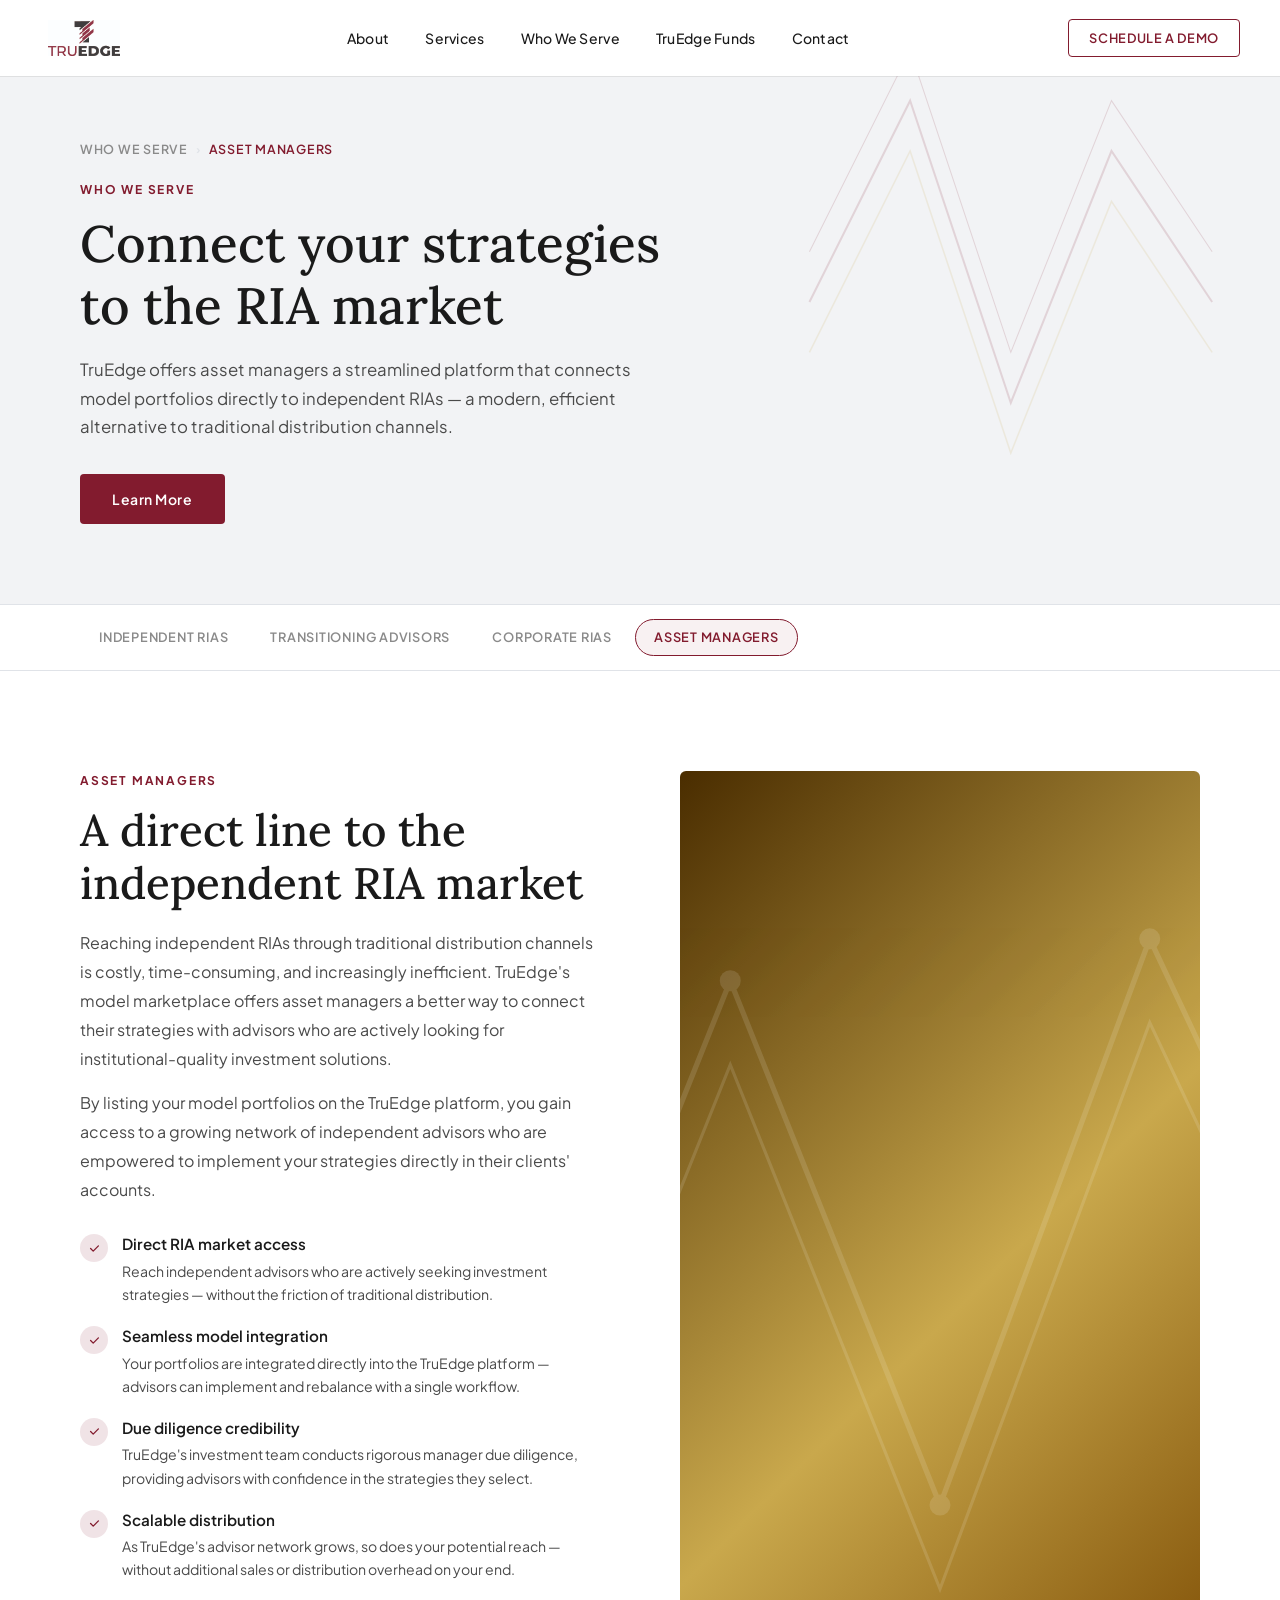
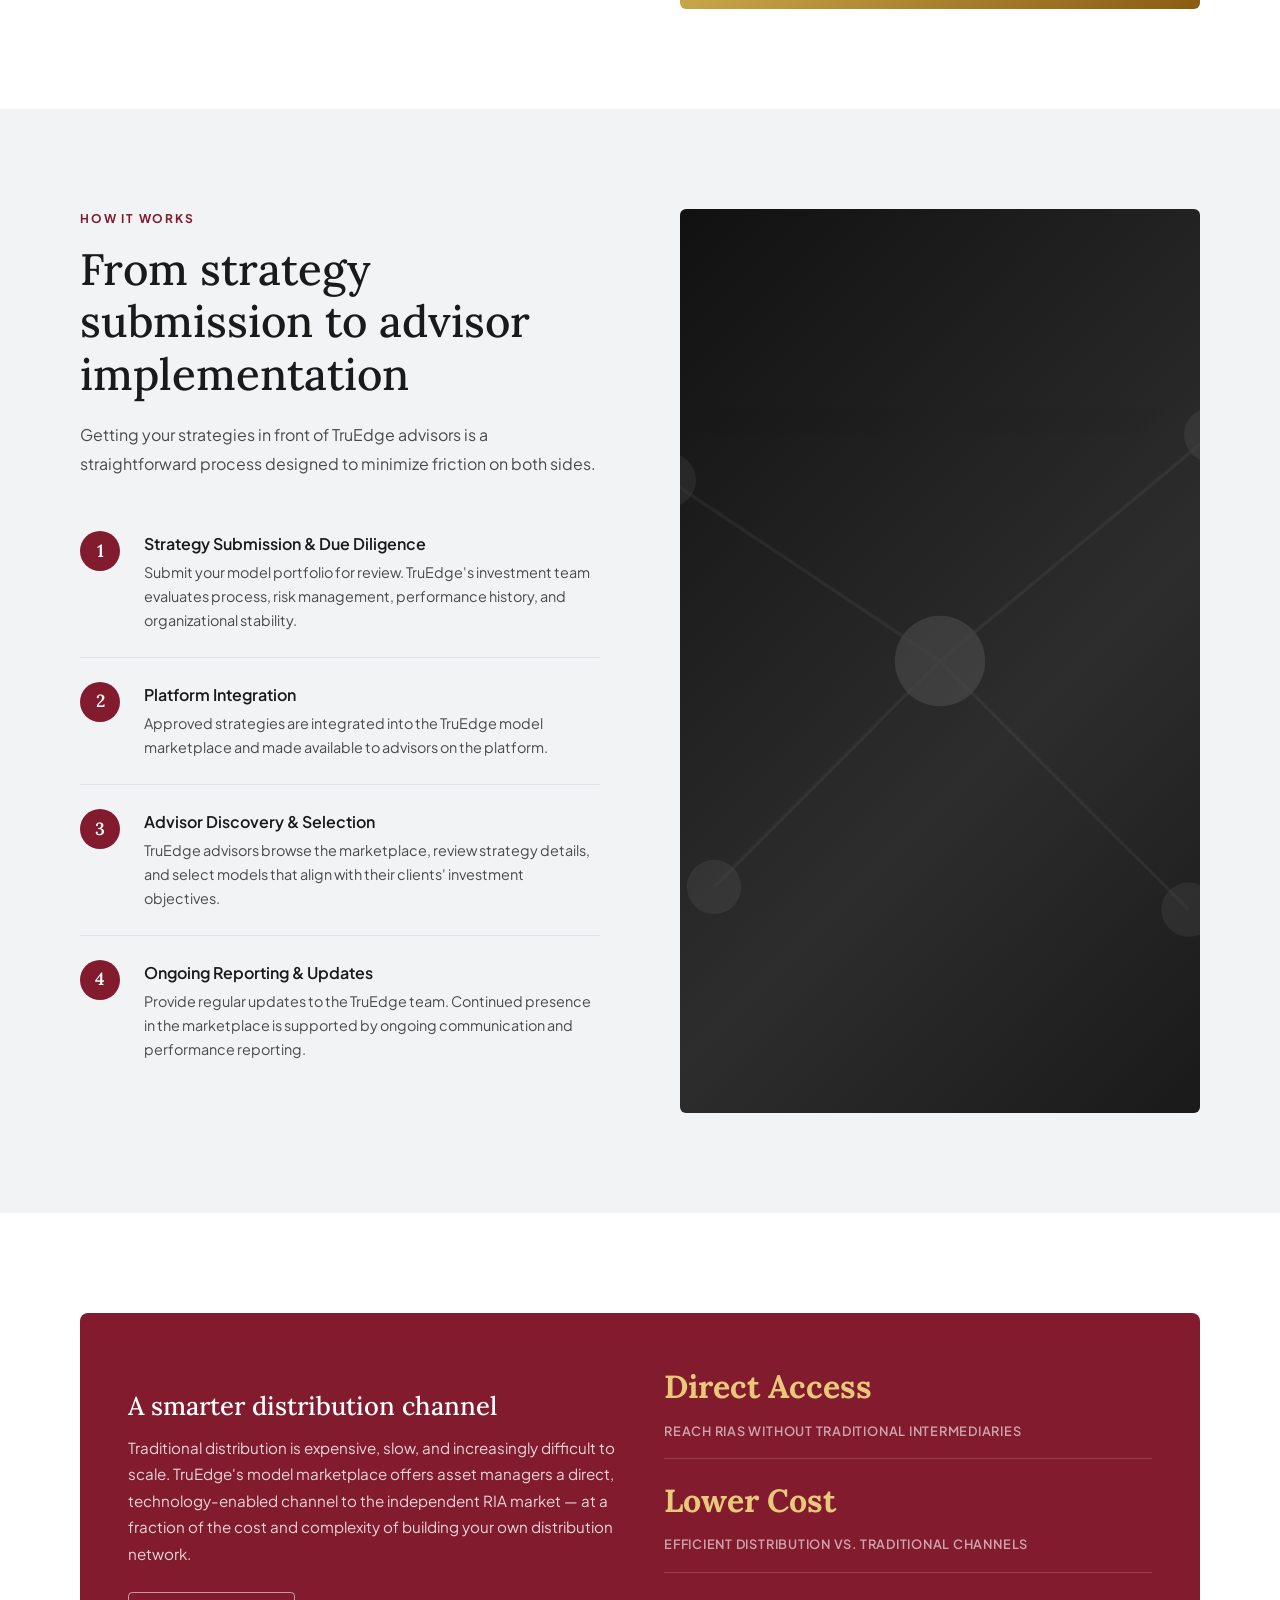
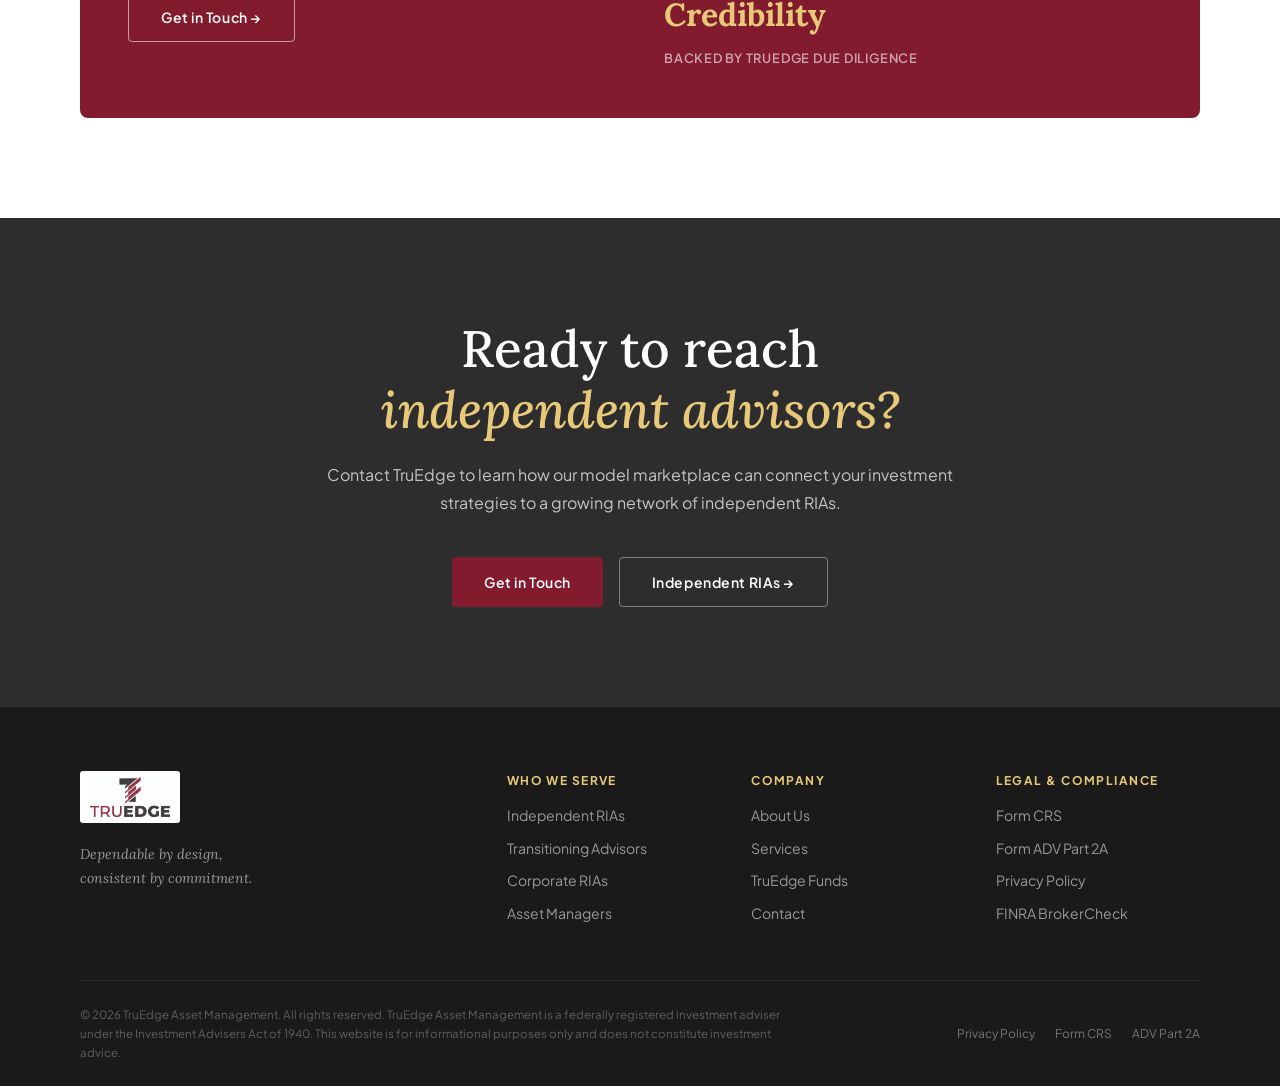
<file: serve-asset-managers.html>
<!DOCTYPE html>
<html lang="en">
<head>
  <meta charset="UTF-8" />
  <meta name="viewport" content="width=device-width, initial-scale=1.0" />
  <title>Asset Managers — TruEdge Asset Management</title>
  <link rel="preconnect" href="https://fonts.googleapis.com" />
  <link rel="preconnect" href="https://fonts.gstatic.com" crossorigin />
  <link href="https://fonts.googleapis.com/css2?family=Lora:ital,wght@0,400;0,500;0,600;0,700;1,400;1,500&family=Plus+Jakarta+Sans:wght@300;400;500;600;700&display=swap" rel="stylesheet" />
  <link rel="stylesheet" href="styles.css" />
  <link rel="stylesheet" href="serve.css" />
</head>
<body class="page-inner">

  <!-- NAV -->
  <header class="site-header scrolled" id="site-header">
    <div class="nav-container">
      <a href="index.html" class="nav-logo">
        <img src="assets/TruEdgeLogo_StackedCMYK.jpg" alt="TruEdge Asset Management" />
      </a>
      <nav class="nav-links">
        <a href="about.html">About</a>
        <a href="index.html#services">Services</a>
        <a href="serve-independent-rias.html" class="nav-active">Who We Serve</a>
        <a href="index.html#funds">TruEdge Funds</a>
        <a href="index.html#contact">Contact</a>
      </nav>
      <div class="nav-actions">
        <a href="index.html#contact" class="btn-login">Schedule a Demo</a>
        <button class="nav-hamburger" id="nav-hamburger" aria-label="Open menu" aria-expanded="false">
          <span></span><span></span><span></span>
        </button>
      </div>
    </div>
    <div class="mobile-menu" id="mobile-menu">
      <a href="serve-independent-rias.html">Independent RIAs</a>
      <a href="serve-transitioning-advisors.html">Transitioning Advisors</a>
      <a href="serve-corporate-rias.html">Corporate RIAs</a>
      <a href="serve-asset-managers.html">Asset Managers</a>
      <a href="about.html">About</a>
      <a href="index.html#services">Services</a>
      <a href="index.html#contact">Contact</a>
      <a href="https://truedgeam.com/login" class="mobile-login" target="_blank" rel="noopener">Login</a>
    </div>
  </header>

  <!-- HERO -->
  <section class="serve-hero">
    <div class="container">
      <div class="serve-hero-inner" data-reveal>
        <div class="breadcrumb">
          <a href="index.html#who-we-serve">Who We Serve</a>
          <span class="sep">›</span>
          <span class="current">Asset Managers</span>
        </div>
        <p class="section-eyebrow">Who We Serve</p>
        <h1 class="section-heading">Connect your strategies<br />to the RIA market</h1>
        <p class="section-sub">TruEdge offers asset managers a streamlined platform that connects model portfolios directly to independent RIAs — a modern, efficient alternative to traditional distribution channels.</p>
        <a href="index.html#contact" class="btn-primary">Learn More</a>
      </div>
    </div>
    <div class="serve-hero-accent">
      <svg viewBox="0 0 500 600" fill="none" xmlns="http://www.w3.org/2000/svg">
        <polyline points="50,300 150,100 250,400 350,150 450,300" stroke="#821B2E" stroke-width="2" fill="none"/>
        <polyline points="50,350 150,150 250,450 350,200 450,350" stroke="#C9A84C" stroke-width="1.5" fill="none"/>
        <polyline points="50,250 150,50 250,350 350,100 450,250" stroke="#821B2E" stroke-width="1" fill="none"/>
      </svg>
    </div>
  </section>

  <!-- SERVE NAV STRIP -->
  <div class="serve-nav-strip">
    <div class="container">
      <div class="serve-nav-strip-inner">
        <a href="serve-independent-rias.html" class="serve-nav-tab">Independent RIAs</a>
        <a href="serve-transitioning-advisors.html" class="serve-nav-tab">Transitioning Advisors</a>
        <a href="serve-corporate-rias.html" class="serve-nav-tab">Corporate RIAs</a>
        <a href="serve-asset-managers.html" class="serve-nav-tab active">Asset Managers</a>
      </div>
    </div>
  </div>

  <!-- OVERVIEW -->
  <section class="serve-section">
    <div class="container">
      <div class="serve-two-col">
        <div data-reveal>
          <p class="section-eyebrow">Asset Managers</p>
          <h2 class="section-heading">A direct line to the independent RIA market</h2>
          <p class="body-copy">Reaching independent RIAs through traditional distribution channels is costly, time-consuming, and increasingly inefficient. TruEdge's model marketplace offers asset managers a better way to connect their strategies with advisors who are actively looking for institutional-quality investment solutions.</p>
          <p class="body-copy">By listing your model portfolios on the TruEdge platform, you gain access to a growing network of independent advisors who are empowered to implement your strategies directly in their clients' accounts.</p>
          <div class="feature-list">
            <div class="feature-item">
              <div class="feature-icon"><svg viewBox="0 0 20 20" fill="none"><path d="M4 10l4 4 8-8" stroke="currentColor" stroke-width="2" stroke-linecap="round" stroke-linejoin="round"/></svg></div>
              <div><strong>Direct RIA market access</strong><p>Reach independent advisors who are actively seeking investment strategies — without the friction of traditional distribution.</p></div>
            </div>
            <div class="feature-item">
              <div class="feature-icon"><svg viewBox="0 0 20 20" fill="none"><path d="M4 10l4 4 8-8" stroke="currentColor" stroke-width="2" stroke-linecap="round" stroke-linejoin="round"/></svg></div>
              <div><strong>Seamless model integration</strong><p>Your portfolios are integrated directly into the TruEdge platform — advisors can implement and rebalance with a single workflow.</p></div>
            </div>
            <div class="feature-item">
              <div class="feature-icon"><svg viewBox="0 0 20 20" fill="none"><path d="M4 10l4 4 8-8" stroke="currentColor" stroke-width="2" stroke-linecap="round" stroke-linejoin="round"/></svg></div>
              <div><strong>Due diligence credibility</strong><p>TruEdge's investment team conducts rigorous manager due diligence, providing advisors with confidence in the strategies they select.</p></div>
            </div>
            <div class="feature-item">
              <div class="feature-icon"><svg viewBox="0 0 20 20" fill="none"><path d="M4 10l4 4 8-8" stroke="currentColor" stroke-width="2" stroke-linecap="round" stroke-linejoin="round"/></svg></div>
              <div><strong>Scalable distribution</strong><p>As TruEdge's advisor network grows, so does your potential reach — without additional sales or distribution overhead on your end.</p></div>
            </div>
          </div>
        </div>
        <div data-reveal>
          <div class="serve-img-block gradient-gold">
            <svg class="img-pattern" viewBox="0 0 400 400" fill="none" preserveAspectRatio="xMidYMid slice">
              <polyline points="20,300 100,100 200,350 300,80 380,250" stroke="white" stroke-width="2.5" fill="none"/>
              <polyline points="20,340 100,140 200,390 300,120 380,290" stroke="white" stroke-width="1.5" fill="none"/>
              <circle cx="20" cy="300" r="5" fill="white"/>
              <circle cx="100" cy="100" r="5" fill="white"/>
              <circle cx="200" cy="350" r="5" fill="white"/>
              <circle cx="300" cy="80" r="5" fill="white"/>
              <circle cx="380" cy="250" r="5" fill="white"/>
            </svg>
          </div>
        </div>
      </div>
    </div>
  </section>

  <!-- HOW IT WORKS -->
  <section class="serve-section alt">
    <div class="container">
      <div class="serve-two-col">
        <div data-reveal>
          <p class="section-eyebrow">How It Works</p>
          <h2 class="section-heading">From strategy submission to advisor implementation</h2>
          <p class="body-copy">Getting your strategies in front of TruEdge advisors is a straightforward process designed to minimize friction on both sides.</p>
          <div class="step-list">
            <div class="step-item">
              <div class="step-num">1</div>
              <div><strong>Strategy Submission &amp; Due Diligence</strong><p>Submit your model portfolio for review. TruEdge's investment team evaluates process, risk management, performance history, and organizational stability.</p></div>
            </div>
            <div class="step-item">
              <div class="step-num">2</div>
              <div><strong>Platform Integration</strong><p>Approved strategies are integrated into the TruEdge model marketplace and made available to advisors on the platform.</p></div>
            </div>
            <div class="step-item">
              <div class="step-num">3</div>
              <div><strong>Advisor Discovery &amp; Selection</strong><p>TruEdge advisors browse the marketplace, review strategy details, and select models that align with their clients' investment objectives.</p></div>
            </div>
            <div class="step-item">
              <div class="step-num">4</div>
              <div><strong>Ongoing Reporting &amp; Updates</strong><p>Provide regular updates to the TruEdge team. Continued presence in the marketplace is supported by ongoing communication and performance reporting.</p></div>
            </div>
          </div>
        </div>
        <div data-reveal>
          <div class="serve-img-block gradient-charcoal">
            <svg class="img-pattern" viewBox="0 0 400 400" fill="none" preserveAspectRatio="xMidYMid slice">
              <circle cx="200" cy="200" r="20" fill="white" opacity="0.8"/>
              <circle cx="80" cy="120" r="12" fill="white" opacity="0.5"/>
              <circle cx="320" cy="100" r="12" fill="white" opacity="0.5"/>
              <circle cx="100" cy="300" r="12" fill="white" opacity="0.5"/>
              <circle cx="310" cy="310" r="12" fill="white" opacity="0.5"/>
              <line x1="200" y1="200" x2="80" y2="120" stroke="white" stroke-width="1.5" opacity="0.4"/>
              <line x1="200" y1="200" x2="320" y2="100" stroke="white" stroke-width="1.5" opacity="0.4"/>
              <line x1="200" y1="200" x2="100" y2="300" stroke="white" stroke-width="1.5" opacity="0.4"/>
              <line x1="200" y1="200" x2="310" y2="310" stroke="white" stroke-width="1.5" opacity="0.4"/>
            </svg>
          </div>
        </div>
      </div>
    </div>
  </section>

  <!-- HIGHLIGHT BOX -->
  <section class="serve-section">
    <div class="container">
      <div class="highlight-box" data-reveal>
        <div>
          <h3>A smarter distribution channel</h3>
          <p>Traditional distribution is expensive, slow, and increasingly difficult to scale. TruEdge's model marketplace offers asset managers a direct, technology-enabled channel to the independent RIA market — at a fraction of the cost and complexity of building your own distribution network.</p>
          <a href="index.html#contact" class="btn-outline">Get in Touch →</a>
        </div>
        <div class="highlight-right">
          <div class="highlight-stat">
            <strong>Direct Access</strong>
            <span>Reach RIAs without traditional intermediaries</span>
          </div>
          <div class="highlight-stat">
            <strong>Lower Cost</strong>
            <span>Efficient distribution vs. traditional channels</span>
          </div>
          <div class="highlight-stat">
            <strong>Credibility</strong>
            <span>Backed by TruEdge due diligence</span>
          </div>
        </div>
      </div>
    </div>
  </section>

  <!-- CTA -->
  <section class="cta-banner">
    <div class="container">
      <div class="cta-inner" data-reveal>
        <h2>Ready to reach<br /><em>independent advisors?</em></h2>
        <p>Contact TruEdge to learn how our model marketplace can connect your investment strategies to a growing network of independent RIAs.</p>
        <div class="cta-buttons">
          <a href="index.html#contact" class="btn-primary">Get in Touch</a>
          <a href="serve-independent-rias.html" class="btn-outline-dark">Independent RIAs →</a>
        </div>
      </div>
    </div>
  </section>

  <!-- FOOTER -->
  <footer class="site-footer">
    <div class="container">
      <div class="footer-top">
        <div class="footer-brand">
          <img src="assets/TruEdgeLogo_StackedCMYK.jpg" alt="TruEdge Asset Management" class="footer-logo" />
          <p>Dependable by design,<br />consistent by commitment.</p>
        </div>
        <div class="footer-links">
          <div class="footer-col">
            <h4>Who We Serve</h4>
            <a href="serve-independent-rias.html">Independent RIAs</a>
            <a href="serve-transitioning-advisors.html">Transitioning Advisors</a>
            <a href="serve-corporate-rias.html">Corporate RIAs</a>
            <a href="serve-asset-managers.html">Asset Managers</a>
          </div>
          <div class="footer-col">
            <h4>Company</h4>
            <a href="about.html">About Us</a>
            <a href="index.html#services">Services</a>
            <a href="index.html#funds">TruEdge Funds</a>
            <a href="index.html#contact">Contact</a>
          </div>
          <div class="footer-col">
            <h4>Legal &amp; Compliance</h4>
            <a href="https://truedgeam.com/form-crs" target="_blank" rel="noopener">Form CRS</a>
            <a href="https://truedgeam.com/adv-part-2a" target="_blank" rel="noopener">Form ADV Part 2A</a>
            <a href="https://truedgeam.com/privacy-policy" target="_blank" rel="noopener">Privacy Policy</a>
            <a href="https://brokercheck.finra.org" target="_blank" rel="noopener">FINRA BrokerCheck</a>
          </div>
        </div>
      </div>
      <div class="footer-bottom">
        <p class="footer-legal">© 2026 TruEdge Asset Management. All rights reserved. TruEdge Asset Management is a federally registered investment adviser under the Investment Advisers Act of 1940. This website is for informational purposes only and does not constitute investment advice.</p>
        <div class="footer-bottom-links">
          <a href="https://truedgeam.com/privacy-policy" target="_blank" rel="noopener">Privacy Policy</a>
          <a href="https://truedgeam.com/form-crs" target="_blank" rel="noopener">Form CRS</a>
          <a href="https://truedgeam.com/adv-part-2a" target="_blank" rel="noopener">ADV Part 2A</a>
        </div>
      </div>
    </div>
  </footer>

  <script src="main.js"></script>
</body>
</html>
</file>
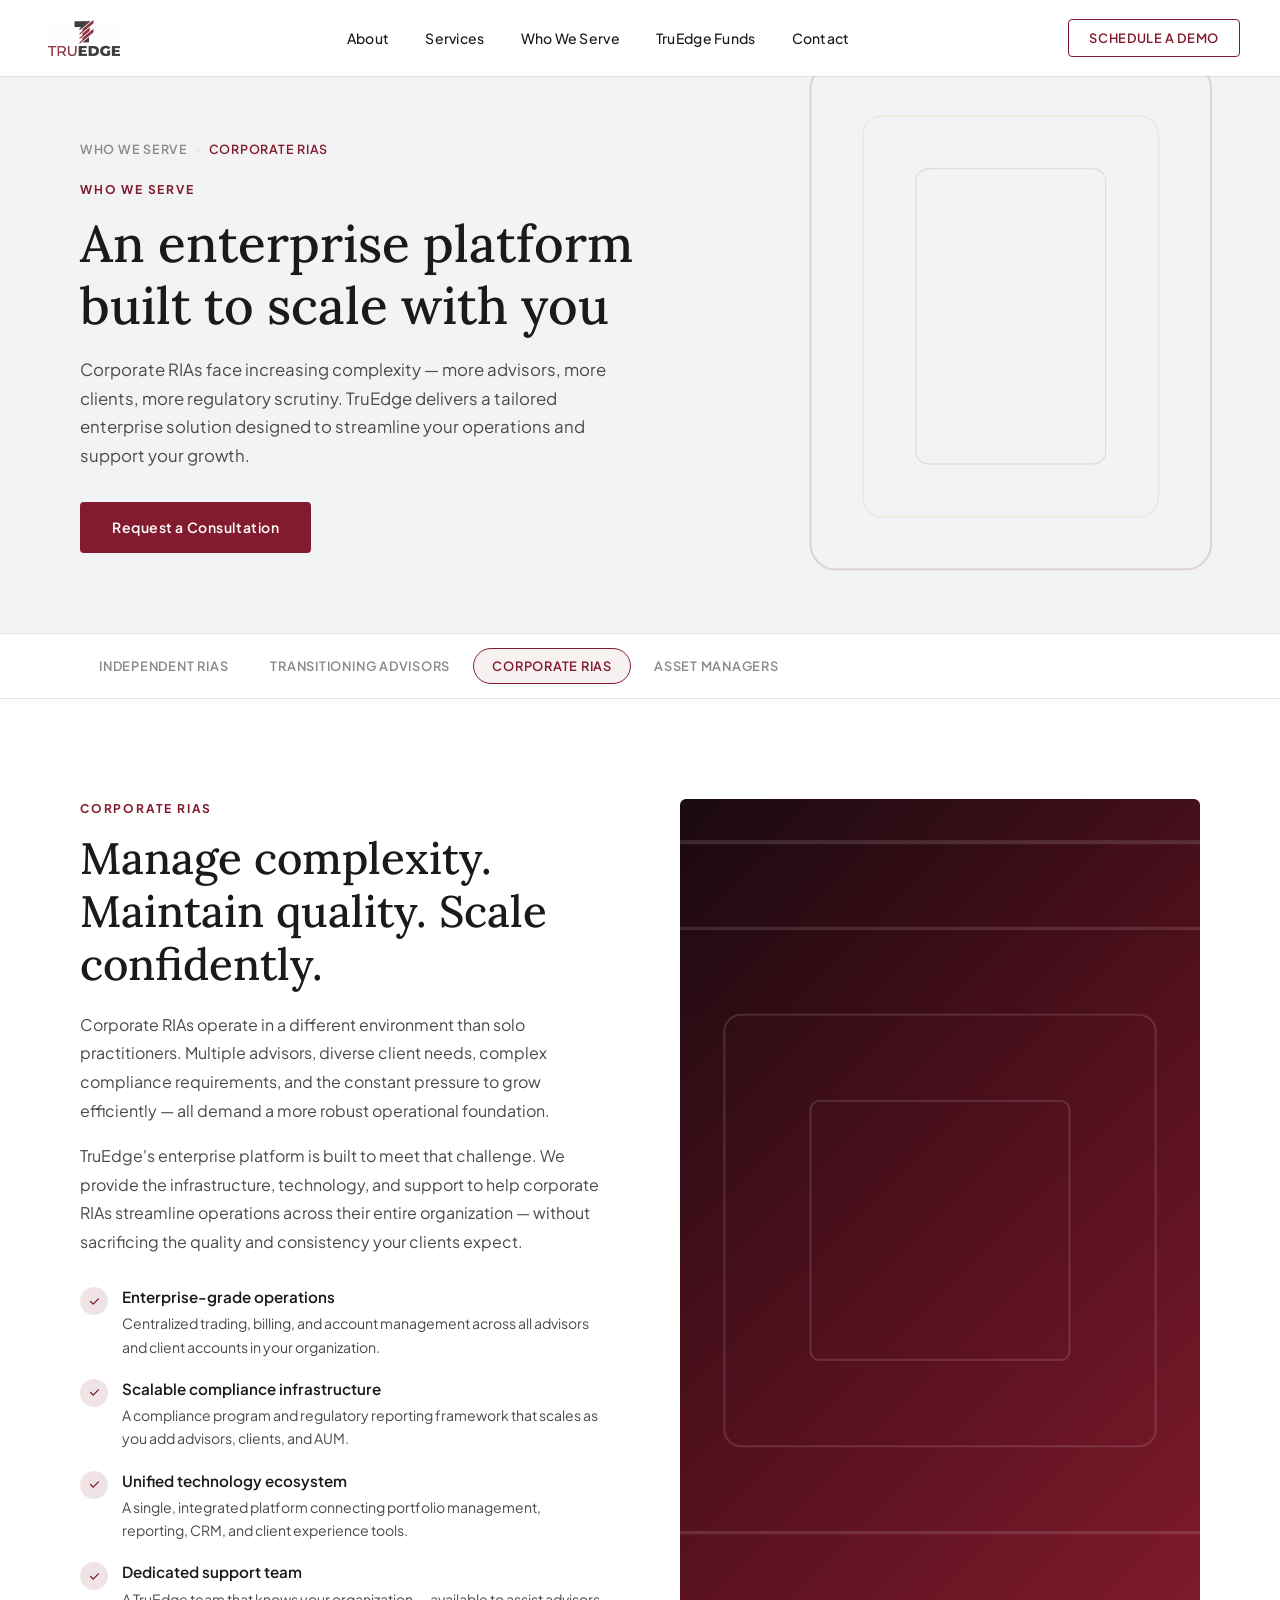
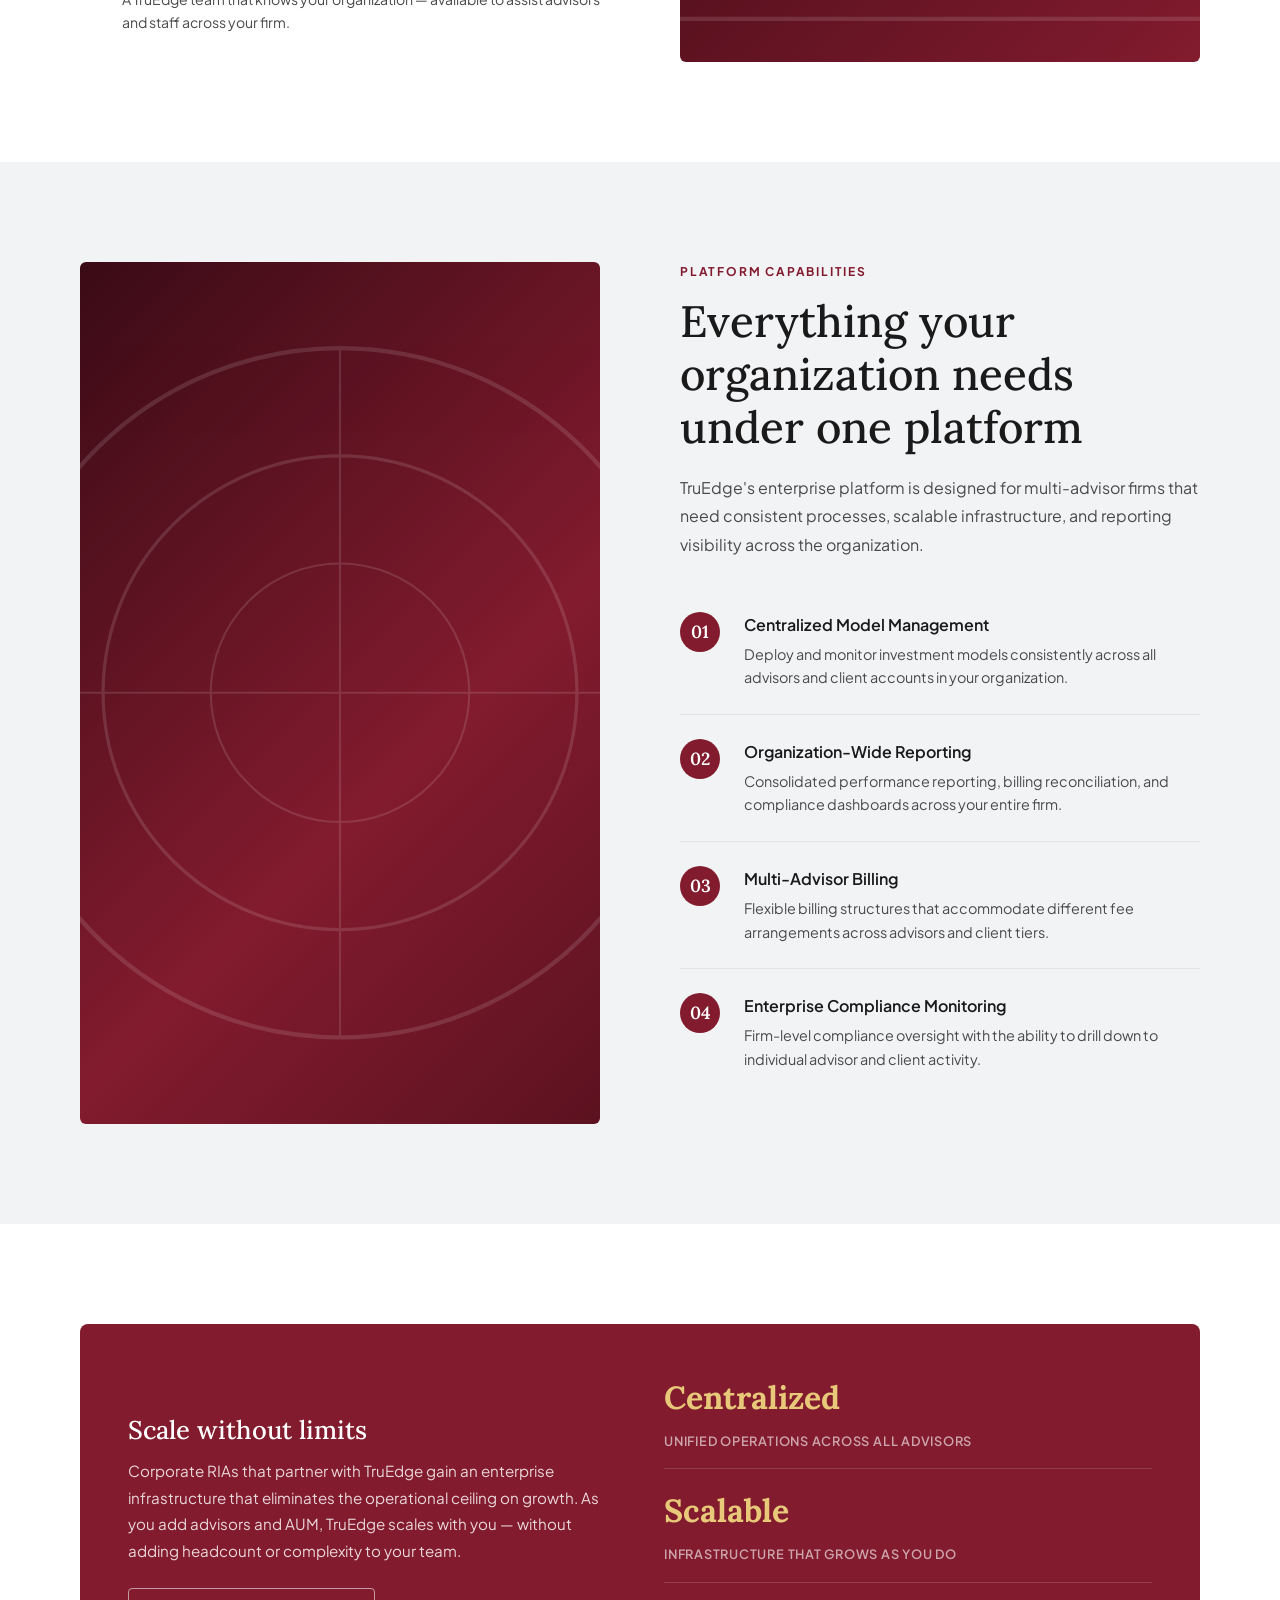
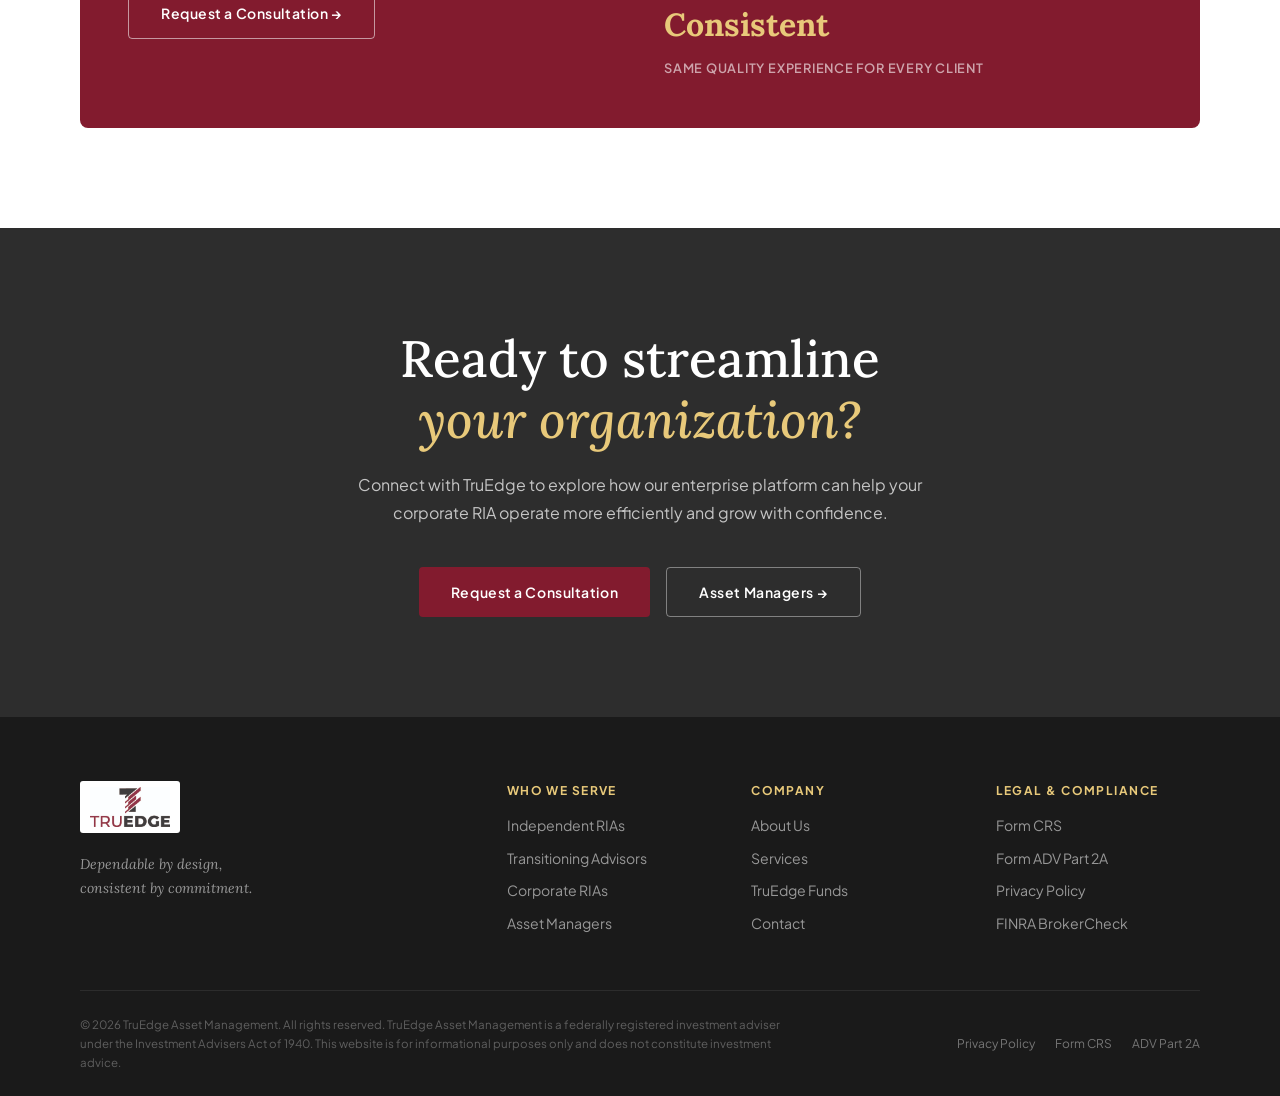
<file: serve-corporate-rias.html>
<!DOCTYPE html>
<html lang="en">
<head>
  <meta charset="UTF-8" />
  <meta name="viewport" content="width=device-width, initial-scale=1.0" />
  <title>Corporate RIAs — TruEdge Asset Management</title>
  <link rel="preconnect" href="https://fonts.googleapis.com" />
  <link rel="preconnect" href="https://fonts.gstatic.com" crossorigin />
  <link href="https://fonts.googleapis.com/css2?family=Lora:ital,wght@0,400;0,500;0,600;0,700;1,400;1,500&family=Plus+Jakarta+Sans:wght@300;400;500;600;700&display=swap" rel="stylesheet" />
  <link rel="stylesheet" href="styles.css" />
  <link rel="stylesheet" href="serve.css" />
</head>
<body class="page-inner">

  <!-- NAV -->
  <header class="site-header scrolled" id="site-header">
    <div class="nav-container">
      <a href="index.html" class="nav-logo">
        <img src="assets/TruEdgeLogo_StackedCMYK.jpg" alt="TruEdge Asset Management" />
      </a>
      <nav class="nav-links">
        <a href="about.html">About</a>
        <a href="index.html#services">Services</a>
        <a href="serve-independent-rias.html" class="nav-active">Who We Serve</a>
        <a href="index.html#funds">TruEdge Funds</a>
        <a href="index.html#contact">Contact</a>
      </nav>
      <div class="nav-actions">
        <a href="index.html#contact" class="btn-login">Schedule a Demo</a>
        <button class="nav-hamburger" id="nav-hamburger" aria-label="Open menu" aria-expanded="false">
          <span></span><span></span><span></span>
        </button>
      </div>
    </div>
    <div class="mobile-menu" id="mobile-menu">
      <a href="serve-independent-rias.html">Independent RIAs</a>
      <a href="serve-transitioning-advisors.html">Transitioning Advisors</a>
      <a href="serve-corporate-rias.html">Corporate RIAs</a>
      <a href="serve-asset-managers.html">Asset Managers</a>
      <a href="about.html">About</a>
      <a href="index.html#services">Services</a>
      <a href="index.html#contact">Contact</a>
      <a href="https://truedgeam.com/login" class="mobile-login" target="_blank" rel="noopener">Login</a>
    </div>
  </header>

  <!-- HERO -->
  <section class="serve-hero">
    <div class="container">
      <div class="serve-hero-inner" data-reveal>
        <div class="breadcrumb">
          <a href="index.html#who-we-serve">Who We Serve</a>
          <span class="sep">›</span>
          <span class="current">Corporate RIAs</span>
        </div>
        <p class="section-eyebrow">Who We Serve</p>
        <h1 class="section-heading">An enterprise platform<br />built to scale with you</h1>
        <p class="section-sub">Corporate RIAs face increasing complexity — more advisors, more clients, more regulatory scrutiny. TruEdge delivers a tailored enterprise solution designed to streamline your operations and support your growth.</p>
        <a href="index.html#contact" class="btn-primary">Request a Consultation</a>
      </div>
    </div>
    <div class="serve-hero-accent">
      <svg viewBox="0 0 500 600" fill="none" xmlns="http://www.w3.org/2000/svg">
        <rect x="60" y="60" width="380" height="480" rx="24" stroke="#821B2E" stroke-width="2"/>
        <rect x="110" y="110" width="280" height="380" rx="18" stroke="#C9A84C" stroke-width="1.5"/>
        <rect x="160" y="160" width="180" height="280" rx="12" stroke="#821B2E" stroke-width="1"/>
      </svg>
    </div>
  </section>

  <!-- SERVE NAV STRIP -->
  <div class="serve-nav-strip">
    <div class="container">
      <div class="serve-nav-strip-inner">
        <a href="serve-independent-rias.html" class="serve-nav-tab">Independent RIAs</a>
        <a href="serve-transitioning-advisors.html" class="serve-nav-tab">Transitioning Advisors</a>
        <a href="serve-corporate-rias.html" class="serve-nav-tab active">Corporate RIAs</a>
        <a href="serve-asset-managers.html" class="serve-nav-tab">Asset Managers</a>
      </div>
    </div>
  </div>

  <!-- OVERVIEW -->
  <section class="serve-section">
    <div class="container">
      <div class="serve-two-col">
        <div data-reveal>
          <p class="section-eyebrow">Corporate RIAs</p>
          <h2 class="section-heading">Manage complexity. Maintain quality. Scale confidently.</h2>
          <p class="body-copy">Corporate RIAs operate in a different environment than solo practitioners. Multiple advisors, diverse client needs, complex compliance requirements, and the constant pressure to grow efficiently — all demand a more robust operational foundation.</p>
          <p class="body-copy">TruEdge's enterprise platform is built to meet that challenge. We provide the infrastructure, technology, and support to help corporate RIAs streamline operations across their entire organization — without sacrificing the quality and consistency your clients expect.</p>
          <div class="feature-list">
            <div class="feature-item">
              <div class="feature-icon"><svg viewBox="0 0 20 20" fill="none"><path d="M4 10l4 4 8-8" stroke="currentColor" stroke-width="2" stroke-linecap="round" stroke-linejoin="round"/></svg></div>
              <div><strong>Enterprise-grade operations</strong><p>Centralized trading, billing, and account management across all advisors and client accounts in your organization.</p></div>
            </div>
            <div class="feature-item">
              <div class="feature-icon"><svg viewBox="0 0 20 20" fill="none"><path d="M4 10l4 4 8-8" stroke="currentColor" stroke-width="2" stroke-linecap="round" stroke-linejoin="round"/></svg></div>
              <div><strong>Scalable compliance infrastructure</strong><p>A compliance program and regulatory reporting framework that scales as you add advisors, clients, and AUM.</p></div>
            </div>
            <div class="feature-item">
              <div class="feature-icon"><svg viewBox="0 0 20 20" fill="none"><path d="M4 10l4 4 8-8" stroke="currentColor" stroke-width="2" stroke-linecap="round" stroke-linejoin="round"/></svg></div>
              <div><strong>Unified technology ecosystem</strong><p>A single, integrated platform connecting portfolio management, reporting, CRM, and client experience tools.</p></div>
            </div>
            <div class="feature-item">
              <div class="feature-icon"><svg viewBox="0 0 20 20" fill="none"><path d="M4 10l4 4 8-8" stroke="currentColor" stroke-width="2" stroke-linecap="round" stroke-linejoin="round"/></svg></div>
              <div><strong>Dedicated support team</strong><p>A TruEdge team that knows your organization — available to assist advisors and staff across your firm.</p></div>
            </div>
          </div>
        </div>
        <div data-reveal>
          <div class="serve-img-block gradient-deep">
            <svg class="img-pattern" viewBox="0 0 400 400" fill="none" preserveAspectRatio="xMidYMid slice">
              <rect x="20" y="20" width="360" height="360" rx="16" stroke="white" stroke-width="2"/>
              <rect x="60" y="60" width="280" height="280" rx="12" stroke="white" stroke-width="1.5"/>
              <rect x="100" y="100" width="200" height="200" rx="8" stroke="white" stroke-width="1"/>
              <rect x="140" y="140" width="120" height="120" rx="4" stroke="white" stroke-width="1"/>
            </svg>
          </div>
        </div>
      </div>
    </div>
  </section>

  <!-- PLATFORM CAPABILITIES -->
  <section class="serve-section alt">
    <div class="container">
      <div class="serve-two-col reverse">
        <div data-reveal>
          <p class="section-eyebrow">Platform Capabilities</p>
          <h2 class="section-heading">Everything your organization needs under one platform</h2>
          <p class="body-copy">TruEdge's enterprise platform is designed for multi-advisor firms that need consistent processes, scalable infrastructure, and reporting visibility across the organization.</p>
          <div class="step-list">
            <div class="step-item">
              <div class="step-num">01</div>
              <div><strong>Centralized Model Management</strong><p>Deploy and monitor investment models consistently across all advisors and client accounts in your organization.</p></div>
            </div>
            <div class="step-item">
              <div class="step-num">02</div>
              <div><strong>Organization-Wide Reporting</strong><p>Consolidated performance reporting, billing reconciliation, and compliance dashboards across your entire firm.</p></div>
            </div>
            <div class="step-item">
              <div class="step-num">03</div>
              <div><strong>Multi-Advisor Billing</strong><p>Flexible billing structures that accommodate different fee arrangements across advisors and client tiers.</p></div>
            </div>
            <div class="step-item">
              <div class="step-num">04</div>
              <div><strong>Enterprise Compliance Monitoring</strong><p>Firm-level compliance oversight with the ability to drill down to individual advisor and client activity.</p></div>
            </div>
          </div>
        </div>
        <div data-reveal>
          <div class="serve-img-block gradient-burgundy">
            <svg class="img-pattern" viewBox="0 0 400 400" fill="none" preserveAspectRatio="xMidYMid slice">
              <circle cx="200" cy="200" r="160" stroke="white" stroke-width="2"/>
              <circle cx="200" cy="200" r="110" stroke="white" stroke-width="1.5"/>
              <circle cx="200" cy="200" r="60" stroke="white" stroke-width="1"/>
              <line x1="200" y1="40" x2="200" y2="360" stroke="white" stroke-width="1"/>
              <line x1="40" y1="200" x2="360" y2="200" stroke="white" stroke-width="1"/>
            </svg>
          </div>
        </div>
      </div>
    </div>
  </section>

  <!-- HIGHLIGHT BOX -->
  <section class="serve-section">
    <div class="container">
      <div class="highlight-box" data-reveal>
        <div>
          <h3>Scale without limits</h3>
          <p>Corporate RIAs that partner with TruEdge gain an enterprise infrastructure that eliminates the operational ceiling on growth. As you add advisors and AUM, TruEdge scales with you — without adding headcount or complexity to your team.</p>
          <a href="index.html#contact" class="btn-outline">Request a Consultation →</a>
        </div>
        <div class="highlight-right">
          <div class="highlight-stat">
            <strong>Centralized</strong>
            <span>Unified operations across all advisors</span>
          </div>
          <div class="highlight-stat">
            <strong>Scalable</strong>
            <span>Infrastructure that grows as you do</span>
          </div>
          <div class="highlight-stat">
            <strong>Consistent</strong>
            <span>Same quality experience for every client</span>
          </div>
        </div>
      </div>
    </div>
  </section>

  <!-- CTA -->
  <section class="cta-banner">
    <div class="container">
      <div class="cta-inner" data-reveal>
        <h2>Ready to streamline<br /><em>your organization?</em></h2>
        <p>Connect with TruEdge to explore how our enterprise platform can help your corporate RIA operate more efficiently and grow with confidence.</p>
        <div class="cta-buttons">
          <a href="index.html#contact" class="btn-primary">Request a Consultation</a>
          <a href="serve-asset-managers.html" class="btn-outline-dark">Asset Managers →</a>
        </div>
      </div>
    </div>
  </section>

  <!-- FOOTER -->
  <footer class="site-footer">
    <div class="container">
      <div class="footer-top">
        <div class="footer-brand">
          <img src="assets/TruEdgeLogo_StackedCMYK.jpg" alt="TruEdge Asset Management" class="footer-logo" />
          <p>Dependable by design,<br />consistent by commitment.</p>
        </div>
        <div class="footer-links">
          <div class="footer-col">
            <h4>Who We Serve</h4>
            <a href="serve-independent-rias.html">Independent RIAs</a>
            <a href="serve-transitioning-advisors.html">Transitioning Advisors</a>
            <a href="serve-corporate-rias.html">Corporate RIAs</a>
            <a href="serve-asset-managers.html">Asset Managers</a>
          </div>
          <div class="footer-col">
            <h4>Company</h4>
            <a href="about.html">About Us</a>
            <a href="index.html#services">Services</a>
            <a href="index.html#funds">TruEdge Funds</a>
            <a href="index.html#contact">Contact</a>
          </div>
          <div class="footer-col">
            <h4>Legal &amp; Compliance</h4>
            <a href="https://truedgeam.com/form-crs" target="_blank" rel="noopener">Form CRS</a>
            <a href="https://truedgeam.com/adv-part-2a" target="_blank" rel="noopener">Form ADV Part 2A</a>
            <a href="https://truedgeam.com/privacy-policy" target="_blank" rel="noopener">Privacy Policy</a>
            <a href="https://brokercheck.finra.org" target="_blank" rel="noopener">FINRA BrokerCheck</a>
          </div>
        </div>
      </div>
      <div class="footer-bottom">
        <p class="footer-legal">© 2026 TruEdge Asset Management. All rights reserved. TruEdge Asset Management is a federally registered investment adviser under the Investment Advisers Act of 1940. This website is for informational purposes only and does not constitute investment advice.</p>
        <div class="footer-bottom-links">
          <a href="https://truedgeam.com/privacy-policy" target="_blank" rel="noopener">Privacy Policy</a>
          <a href="https://truedgeam.com/form-crs" target="_blank" rel="noopener">Form CRS</a>
          <a href="https://truedgeam.com/adv-part-2a" target="_blank" rel="noopener">ADV Part 2A</a>
        </div>
      </div>
    </div>
  </footer>

  <script src="main.js"></script>
</body>
</html>
</file>
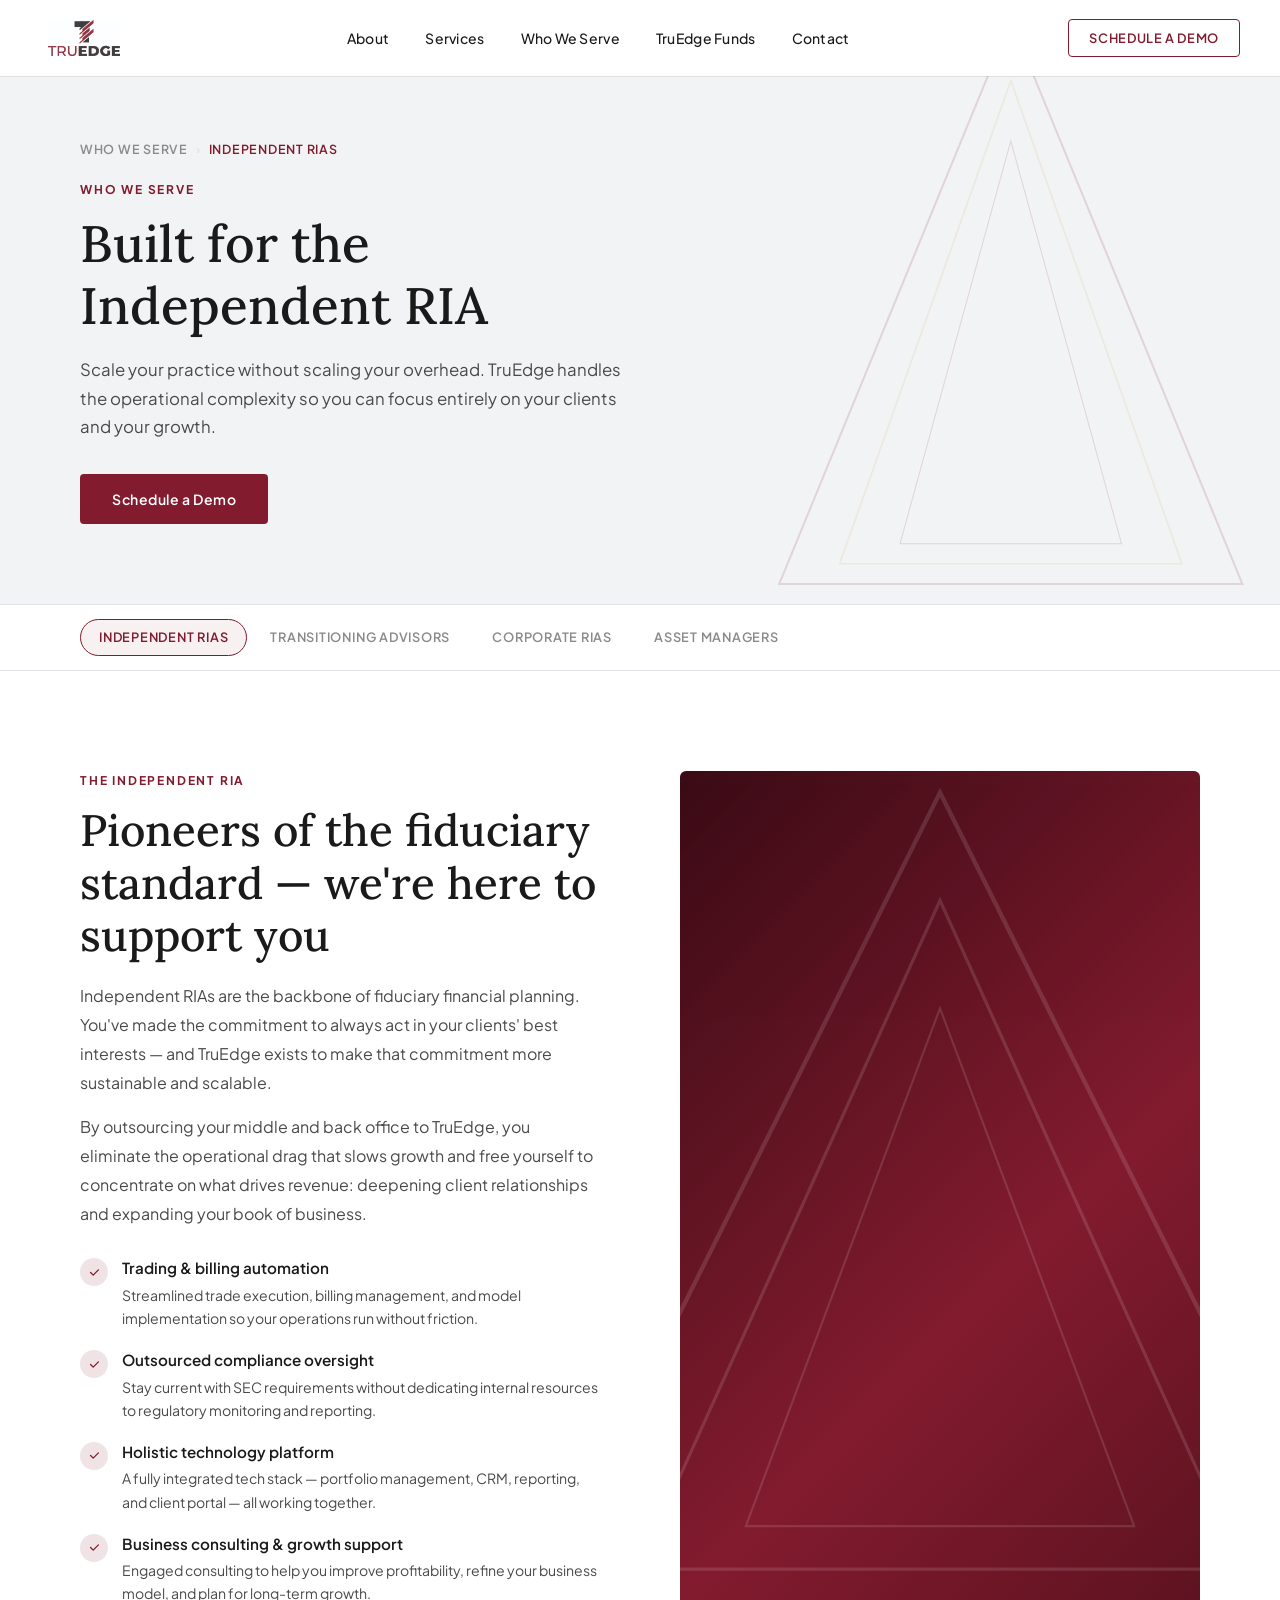
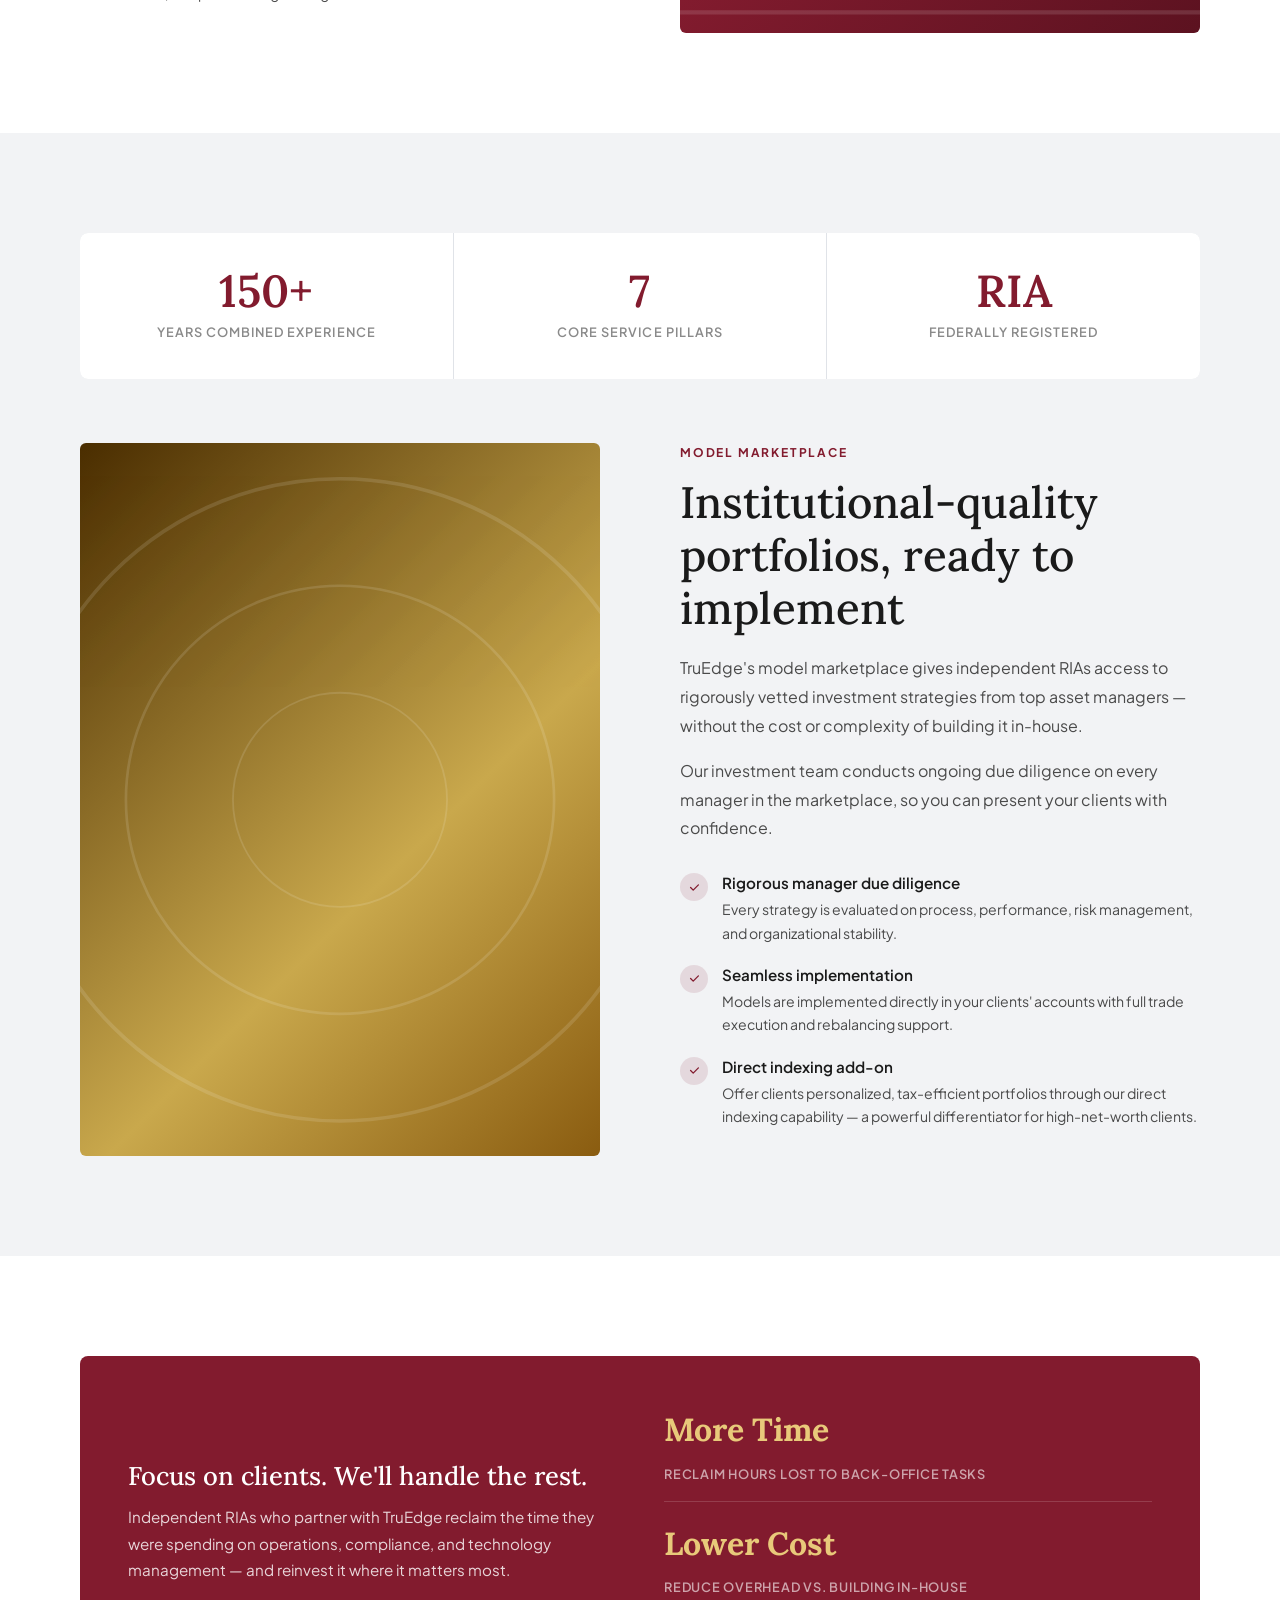
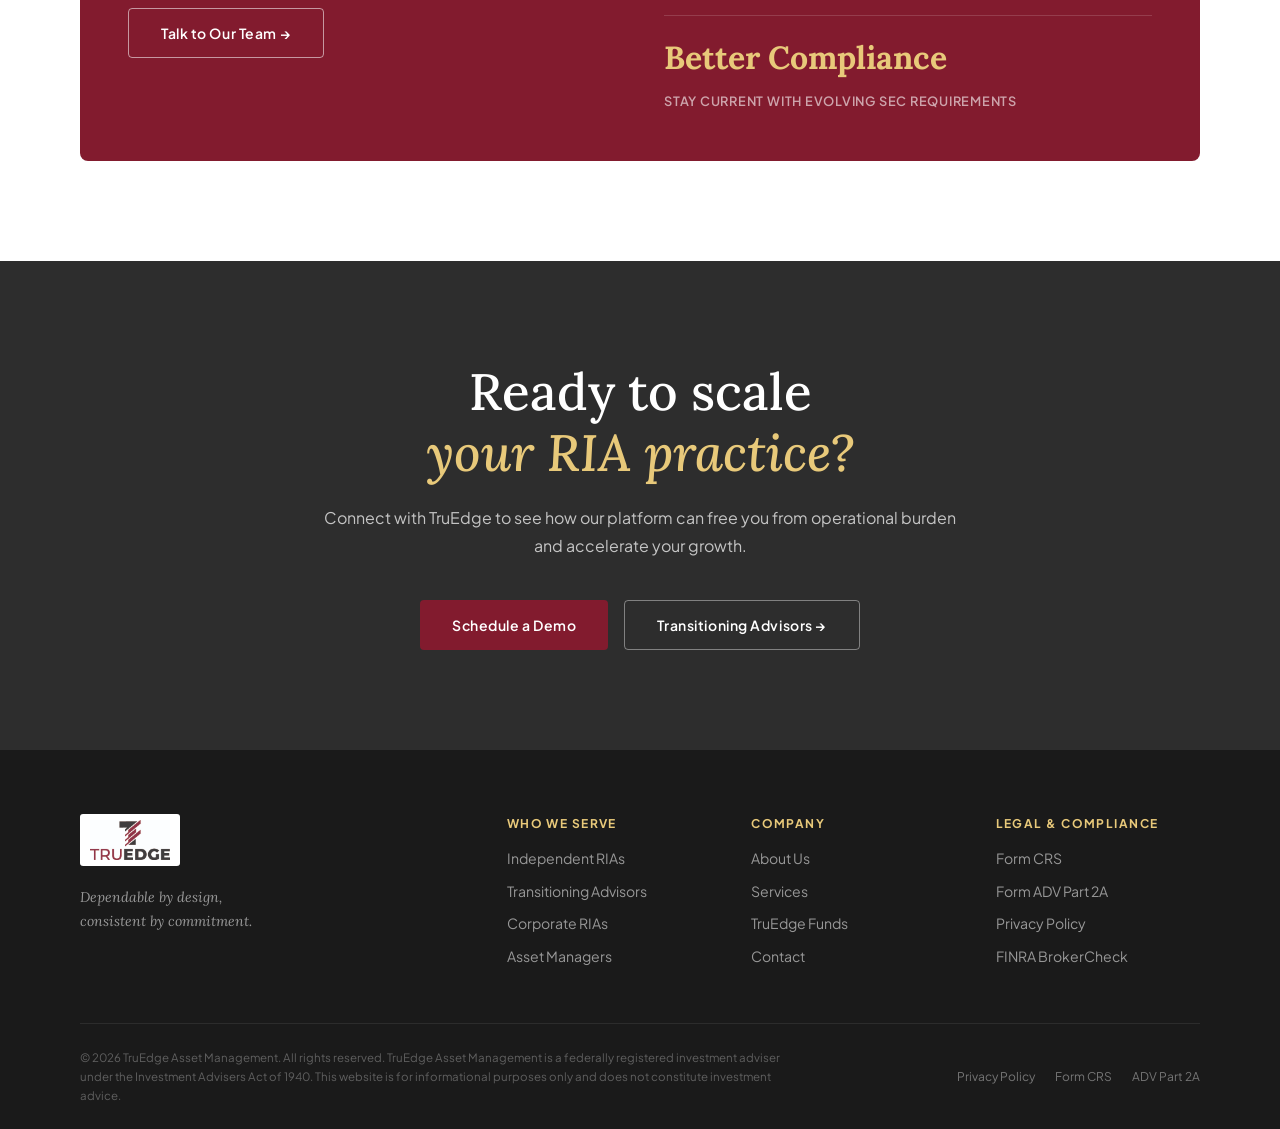
<file: serve-independent-rias.html>
<!DOCTYPE html>
<html lang="en">
<head>
  <meta charset="UTF-8" />
  <meta name="viewport" content="width=device-width, initial-scale=1.0" />
  <title>Independent RIAs — TruEdge Asset Management</title>
  <link rel="preconnect" href="https://fonts.googleapis.com" />
  <link rel="preconnect" href="https://fonts.gstatic.com" crossorigin />
  <link href="https://fonts.googleapis.com/css2?family=Lora:ital,wght@0,400;0,500;0,600;0,700;1,400;1,500&family=Plus+Jakarta+Sans:wght@300;400;500;600;700&display=swap" rel="stylesheet" />
  <link rel="stylesheet" href="styles.css" />
  <link rel="stylesheet" href="serve.css" />
</head>
<body class="page-inner">

  <!-- NAV -->
  <header class="site-header scrolled" id="site-header">
    <div class="nav-container">
      <a href="index.html" class="nav-logo">
        <img src="assets/TruEdgeLogo_StackedCMYK.jpg" alt="TruEdge Asset Management" />
      </a>
      <nav class="nav-links">
        <a href="about.html">About</a>
        <a href="index.html#services">Services</a>
        <a href="serve-independent-rias.html" class="nav-active">Who We Serve</a>
        <a href="index.html#funds">TruEdge Funds</a>
        <a href="index.html#contact">Contact</a>
      </nav>
      <div class="nav-actions">
        <a href="index.html#contact" class="btn-login">Schedule a Demo</a>
        <button class="nav-hamburger" id="nav-hamburger" aria-label="Open menu" aria-expanded="false">
          <span></span><span></span><span></span>
        </button>
      </div>
    </div>
    <div class="mobile-menu" id="mobile-menu">
      <a href="serve-independent-rias.html">Independent RIAs</a>
      <a href="serve-transitioning-advisors.html">Transitioning Advisors</a>
      <a href="serve-corporate-rias.html">Corporate RIAs</a>
      <a href="serve-asset-managers.html">Asset Managers</a>
      <a href="about.html">About</a>
      <a href="index.html#services">Services</a>
      <a href="index.html#contact">Contact</a>
      <a href="https://truedgeam.com/login" class="mobile-login" target="_blank" rel="noopener">Login</a>
    </div>
  </header>

  <!-- HERO -->
  <section class="serve-hero">
    <div class="container">
      <div class="serve-hero-inner" data-reveal>
        <div class="breadcrumb">
          <a href="index.html#who-we-serve">Who We Serve</a>
          <span class="sep">›</span>
          <span class="current">Independent RIAs</span>
        </div>
        <p class="section-eyebrow">Who We Serve</p>
        <h1 class="section-heading">Built for the<br />Independent RIA</h1>
        <p class="section-sub">Scale your practice without scaling your overhead. TruEdge handles the operational complexity so you can focus entirely on your clients and your growth.</p>
        <a href="index.html#contact" class="btn-primary">Schedule a Demo</a>
      </div>
    </div>
    <div class="serve-hero-accent">
      <svg viewBox="0 0 500 600" fill="none" xmlns="http://www.w3.org/2000/svg">
        <polygon points="250,20 480,580 20,580" stroke="#821B2E" stroke-width="2"/>
        <polygon points="250,80 420,560 80,560" stroke="#C9A84C" stroke-width="1.5"/>
        <polygon points="250,140 360,540 140,540" stroke="#821B2E" stroke-width="1"/>
      </svg>
    </div>
  </section>

  <!-- SERVE NAV STRIP -->
  <div class="serve-nav-strip">
    <div class="container">
      <div class="serve-nav-strip-inner">
        <a href="serve-independent-rias.html" class="serve-nav-tab active">Independent RIAs</a>
        <a href="serve-transitioning-advisors.html" class="serve-nav-tab">Transitioning Advisors</a>
        <a href="serve-corporate-rias.html" class="serve-nav-tab">Corporate RIAs</a>
        <a href="serve-asset-managers.html" class="serve-nav-tab">Asset Managers</a>
      </div>
    </div>
  </div>

  <!-- OVERVIEW -->
  <section class="serve-section">
    <div class="container">
      <div class="serve-two-col">
        <div data-reveal>
          <p class="section-eyebrow">The Independent RIA</p>
          <h2 class="section-heading">Pioneers of the fiduciary standard — we're here to support you</h2>
          <p class="body-copy">Independent RIAs are the backbone of fiduciary financial planning. You've made the commitment to always act in your clients' best interests — and TruEdge exists to make that commitment more sustainable and scalable.</p>
          <p class="body-copy">By outsourcing your middle and back office to TruEdge, you eliminate the operational drag that slows growth and free yourself to concentrate on what drives revenue: deepening client relationships and expanding your book of business.</p>
          <div class="feature-list">
            <div class="feature-item">
              <div class="feature-icon"><svg viewBox="0 0 20 20" fill="none"><path d="M4 10l4 4 8-8" stroke="currentColor" stroke-width="2" stroke-linecap="round" stroke-linejoin="round"/></svg></div>
              <div><strong>Trading &amp; billing automation</strong><p>Streamlined trade execution, billing management, and model implementation so your operations run without friction.</p></div>
            </div>
            <div class="feature-item">
              <div class="feature-icon"><svg viewBox="0 0 20 20" fill="none"><path d="M4 10l4 4 8-8" stroke="currentColor" stroke-width="2" stroke-linecap="round" stroke-linejoin="round"/></svg></div>
              <div><strong>Outsourced compliance oversight</strong><p>Stay current with SEC requirements without dedicating internal resources to regulatory monitoring and reporting.</p></div>
            </div>
            <div class="feature-item">
              <div class="feature-icon"><svg viewBox="0 0 20 20" fill="none"><path d="M4 10l4 4 8-8" stroke="currentColor" stroke-width="2" stroke-linecap="round" stroke-linejoin="round"/></svg></div>
              <div><strong>Holistic technology platform</strong><p>A fully integrated tech stack — portfolio management, CRM, reporting, and client portal — all working together.</p></div>
            </div>
            <div class="feature-item">
              <div class="feature-icon"><svg viewBox="0 0 20 20" fill="none"><path d="M4 10l4 4 8-8" stroke="currentColor" stroke-width="2" stroke-linecap="round" stroke-linejoin="round"/></svg></div>
              <div><strong>Business consulting &amp; growth support</strong><p>Engaged consulting to help you improve profitability, refine your business model, and plan for long-term growth.</p></div>
            </div>
          </div>
        </div>
        <div data-reveal>
          <div class="serve-img-block gradient-burgundy">
            <svg class="img-pattern" viewBox="0 0 400 400" fill="none" preserveAspectRatio="xMidYMid slice">
              <polygon points="200,10 390,390 10,390" stroke="white" stroke-width="2"/>
              <polygon points="200,60 340,370 60,370" stroke="white" stroke-width="1.5"/>
              <polygon points="200,110 290,350 110,350" stroke="white" stroke-width="1"/>
            </svg>
          </div>
        </div>
      </div>
    </div>
  </section>

  <!-- STATS -->
  <section class="serve-section alt">
    <div class="container">
      <div class="stat-row" data-reveal>
        <div class="stat-row-item">
          <div class="stat-number">150+</div>
          <div class="stat-label">Years Combined Experience</div>
        </div>
        <div class="stat-row-item">
          <div class="stat-number">7</div>
          <div class="stat-label">Core Service Pillars</div>
        </div>
        <div class="stat-row-item">
          <div class="stat-number">RIA</div>
          <div class="stat-label">Federally Registered</div>
        </div>
      </div>

      <div class="serve-two-col reverse">
        <div data-reveal>
          <p class="section-eyebrow">Model Marketplace</p>
          <h2 class="section-heading">Institutional-quality portfolios, ready to implement</h2>
          <p class="body-copy">TruEdge's model marketplace gives independent RIAs access to rigorously vetted investment strategies from top asset managers — without the cost or complexity of building it in-house.</p>
          <p class="body-copy">Our investment team conducts ongoing due diligence on every manager in the marketplace, so you can present your clients with confidence.</p>
          <div class="feature-list">
            <div class="feature-item">
              <div class="feature-icon"><svg viewBox="0 0 20 20" fill="none"><path d="M4 10l4 4 8-8" stroke="currentColor" stroke-width="2" stroke-linecap="round" stroke-linejoin="round"/></svg></div>
              <div><strong>Rigorous manager due diligence</strong><p>Every strategy is evaluated on process, performance, risk management, and organizational stability.</p></div>
            </div>
            <div class="feature-item">
              <div class="feature-icon"><svg viewBox="0 0 20 20" fill="none"><path d="M4 10l4 4 8-8" stroke="currentColor" stroke-width="2" stroke-linecap="round" stroke-linejoin="round"/></svg></div>
              <div><strong>Seamless implementation</strong><p>Models are implemented directly in your clients' accounts with full trade execution and rebalancing support.</p></div>
            </div>
            <div class="feature-item">
              <div class="feature-icon"><svg viewBox="0 0 20 20" fill="none"><path d="M4 10l4 4 8-8" stroke="currentColor" stroke-width="2" stroke-linecap="round" stroke-linejoin="round"/></svg></div>
              <div><strong>Direct indexing add-on</strong><p>Offer clients personalized, tax-efficient portfolios through our direct indexing capability — a powerful differentiator for high-net-worth clients.</p></div>
            </div>
          </div>
        </div>
        <div data-reveal>
          <div class="serve-img-block gradient-gold">
            <svg class="img-pattern" viewBox="0 0 400 400" fill="none" preserveAspectRatio="xMidYMid slice">
              <circle cx="200" cy="200" r="180" stroke="white" stroke-width="2"/>
              <circle cx="200" cy="200" r="120" stroke="white" stroke-width="1.5"/>
              <circle cx="200" cy="200" r="60" stroke="white" stroke-width="1"/>
            </svg>
          </div>
        </div>
      </div>
    </div>
  </section>

  <!-- HIGHLIGHT BOX -->
  <section class="serve-section">
    <div class="container">
      <div class="highlight-box" data-reveal>
        <div>
          <h3>Focus on clients. We'll handle the rest.</h3>
          <p>Independent RIAs who partner with TruEdge reclaim the time they were spending on operations, compliance, and technology management — and reinvest it where it matters most.</p>
          <a href="index.html#contact" class="btn-outline">Talk to Our Team →</a>
        </div>
        <div class="highlight-right">
          <div class="highlight-stat">
            <strong>More Time</strong>
            <span>Reclaim hours lost to back-office tasks</span>
          </div>
          <div class="highlight-stat">
            <strong>Lower Cost</strong>
            <span>Reduce overhead vs. building in-house</span>
          </div>
          <div class="highlight-stat">
            <strong>Better Compliance</strong>
            <span>Stay current with evolving SEC requirements</span>
          </div>
        </div>
      </div>
    </div>
  </section>

  <!-- CTA -->
  <section class="cta-banner">
    <div class="container">
      <div class="cta-inner" data-reveal>
        <h2>Ready to scale<br /><em>your RIA practice?</em></h2>
        <p>Connect with TruEdge to see how our platform can free you from operational burden and accelerate your growth.</p>
        <div class="cta-buttons">
          <a href="index.html#contact" class="btn-primary">Schedule a Demo</a>
          <a href="serve-transitioning-advisors.html" class="btn-outline-dark">Transitioning Advisors →</a>
        </div>
      </div>
    </div>
  </section>

  <!-- FOOTER -->
  <footer class="site-footer">
    <div class="container">
      <div class="footer-top">
        <div class="footer-brand">
          <img src="assets/TruEdgeLogo_StackedCMYK.jpg" alt="TruEdge Asset Management" class="footer-logo" />
          <p>Dependable by design,<br />consistent by commitment.</p>
        </div>
        <div class="footer-links">
          <div class="footer-col">
            <h4>Who We Serve</h4>
            <a href="serve-independent-rias.html">Independent RIAs</a>
            <a href="serve-transitioning-advisors.html">Transitioning Advisors</a>
            <a href="serve-corporate-rias.html">Corporate RIAs</a>
            <a href="serve-asset-managers.html">Asset Managers</a>
          </div>
          <div class="footer-col">
            <h4>Company</h4>
            <a href="about.html">About Us</a>
            <a href="index.html#services">Services</a>
            <a href="index.html#funds">TruEdge Funds</a>
            <a href="index.html#contact">Contact</a>
          </div>
          <div class="footer-col">
            <h4>Legal &amp; Compliance</h4>
            <a href="https://truedgeam.com/form-crs" target="_blank" rel="noopener">Form CRS</a>
            <a href="https://truedgeam.com/adv-part-2a" target="_blank" rel="noopener">Form ADV Part 2A</a>
            <a href="https://truedgeam.com/privacy-policy" target="_blank" rel="noopener">Privacy Policy</a>
            <a href="https://brokercheck.finra.org" target="_blank" rel="noopener">FINRA BrokerCheck</a>
          </div>
        </div>
      </div>
      <div class="footer-bottom">
        <p class="footer-legal">© 2026 TruEdge Asset Management. All rights reserved. TruEdge Asset Management is a federally registered investment adviser under the Investment Advisers Act of 1940. This website is for informational purposes only and does not constitute investment advice.</p>
        <div class="footer-bottom-links">
          <a href="https://truedgeam.com/privacy-policy" target="_blank" rel="noopener">Privacy Policy</a>
          <a href="https://truedgeam.com/form-crs" target="_blank" rel="noopener">Form CRS</a>
          <a href="https://truedgeam.com/adv-part-2a" target="_blank" rel="noopener">ADV Part 2A</a>
        </div>
      </div>
    </div>
  </footer>

  <script src="main.js"></script>
</body>
</html>
</file>
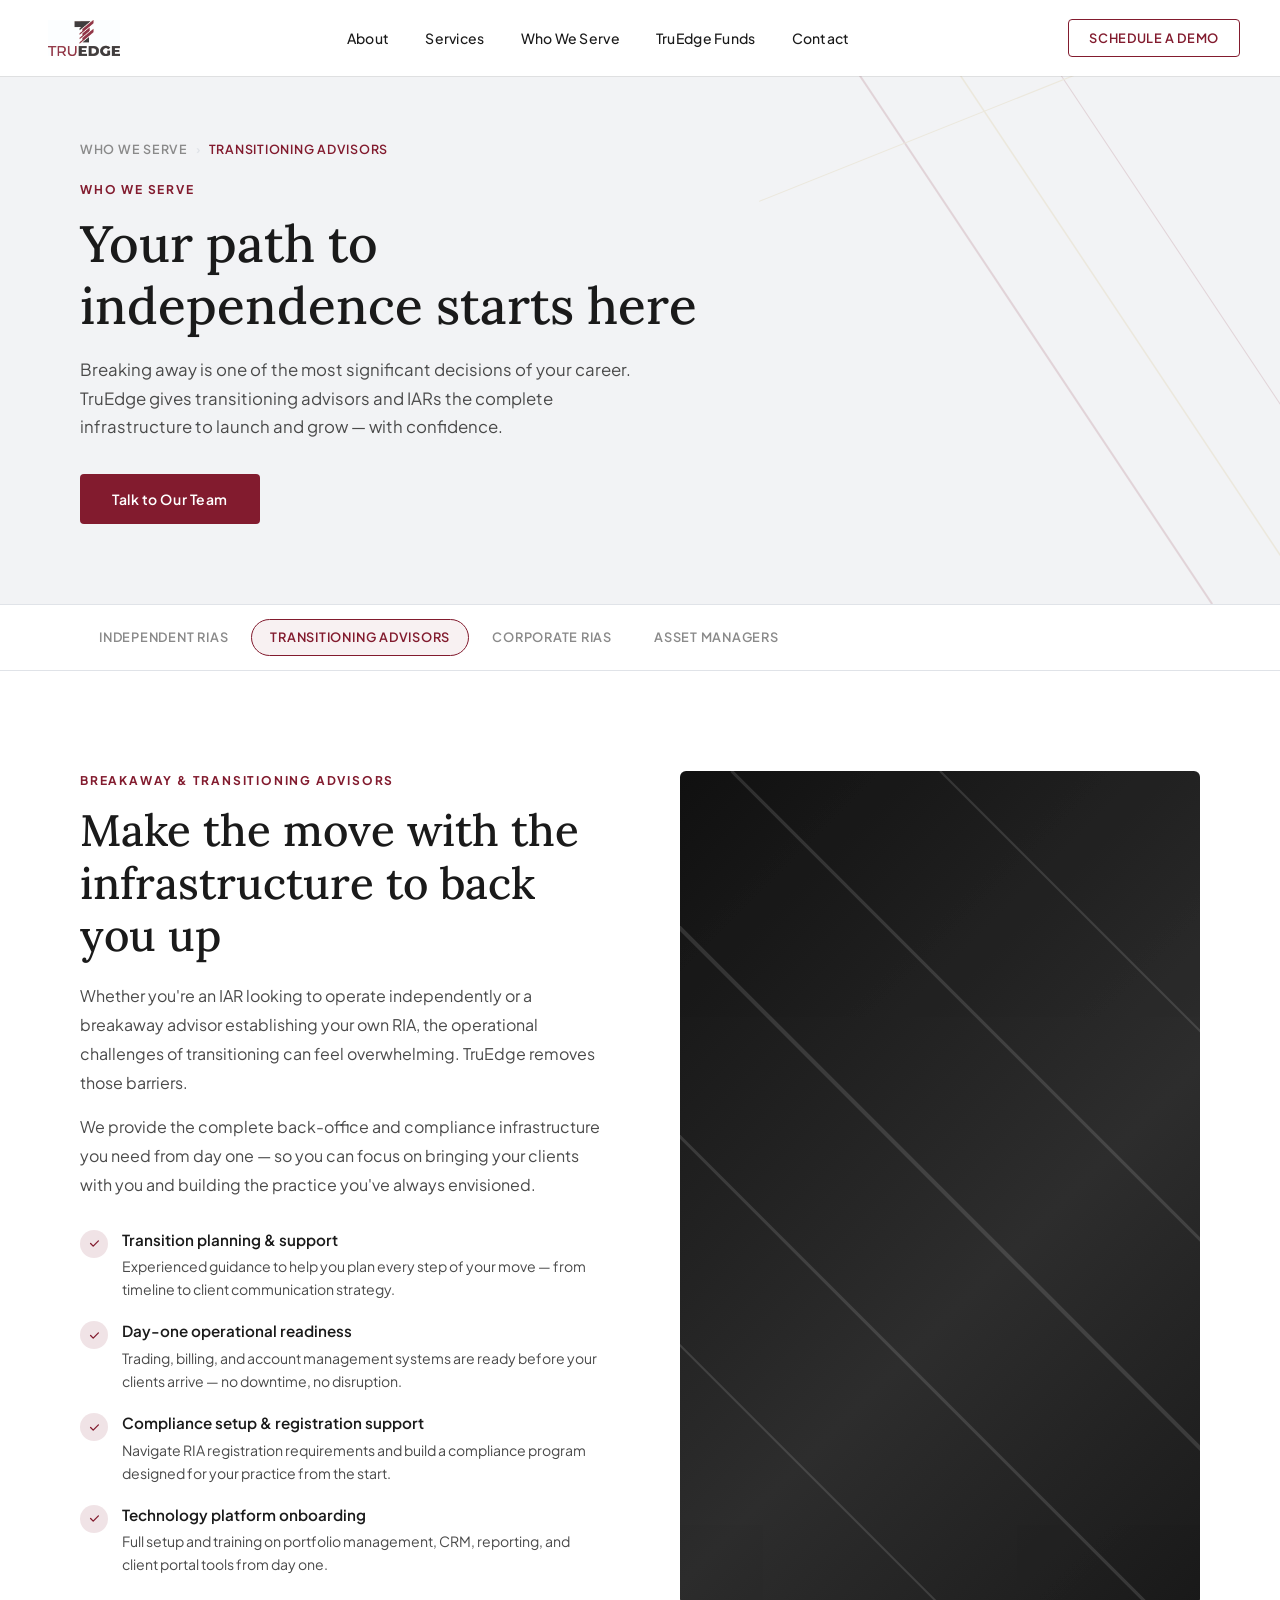
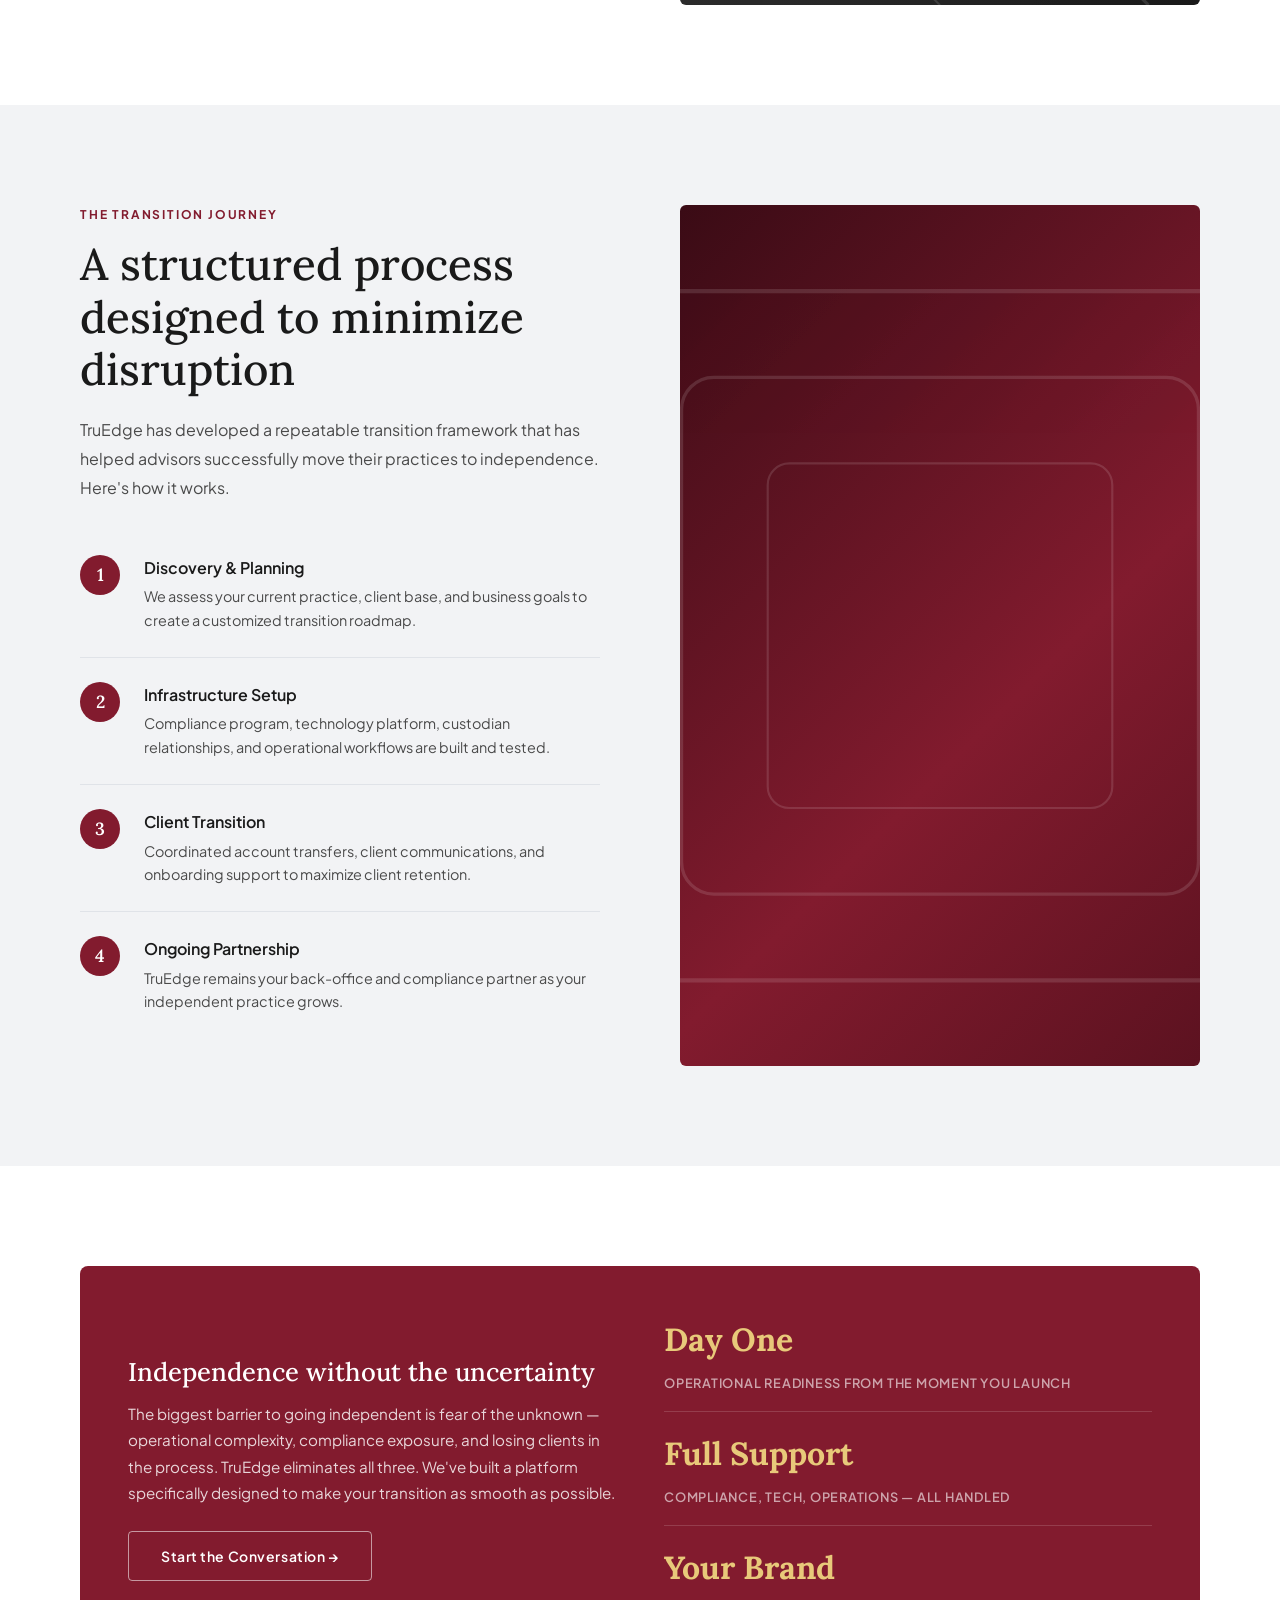
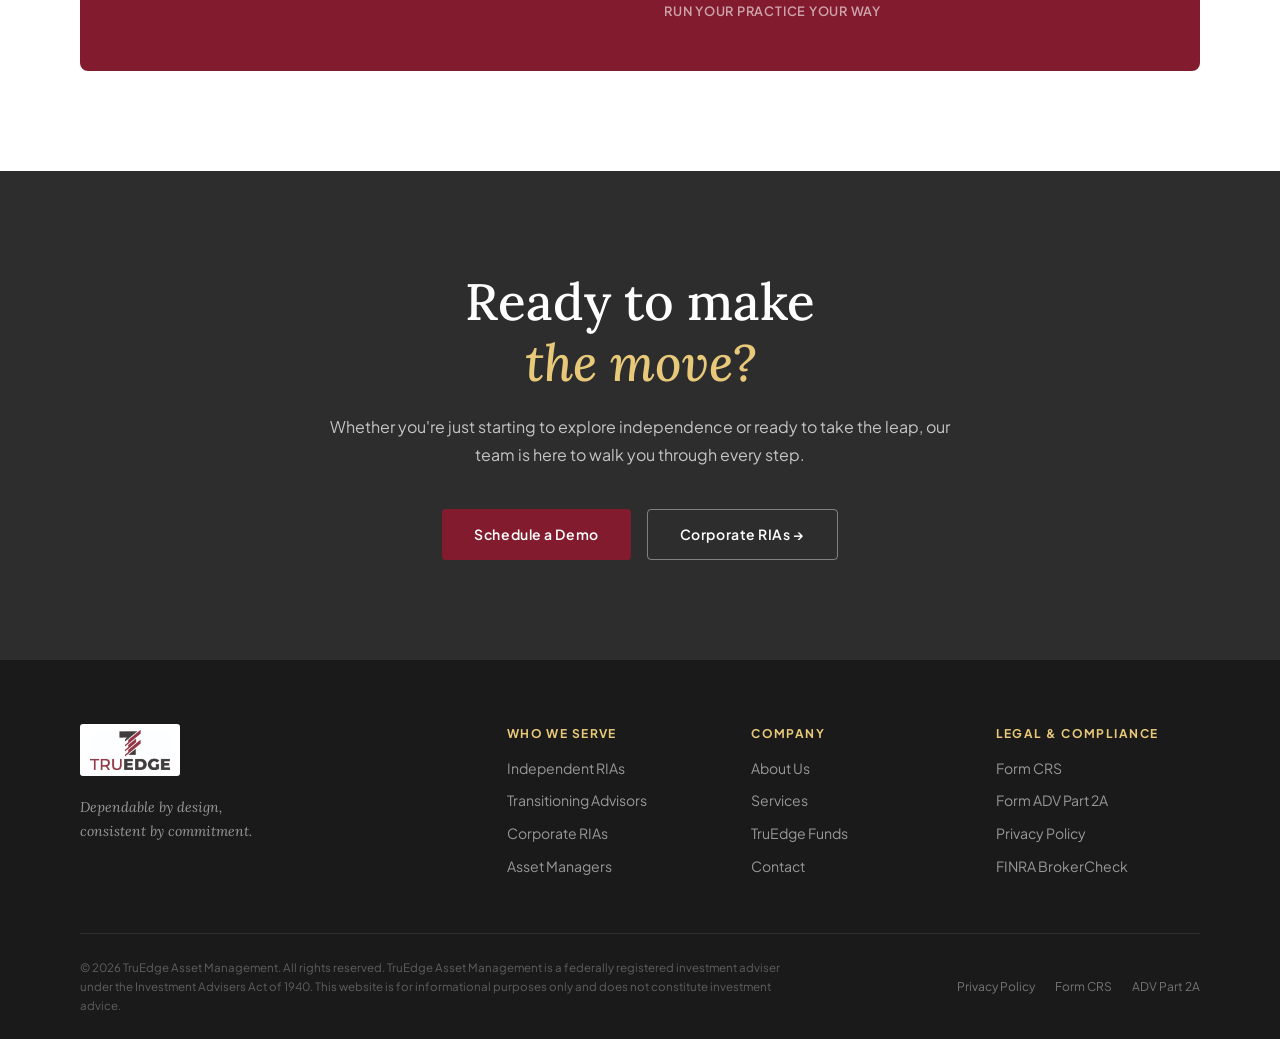
<file: serve-transitioning-advisors.html>
<!DOCTYPE html>
<html lang="en">
<head>
  <meta charset="UTF-8" />
  <meta name="viewport" content="width=device-width, initial-scale=1.0" />
  <title>Transitioning Advisors — TruEdge Asset Management</title>
  <link rel="preconnect" href="https://fonts.googleapis.com" />
  <link rel="preconnect" href="https://fonts.gstatic.com" crossorigin />
  <link href="https://fonts.googleapis.com/css2?family=Lora:ital,wght@0,400;0,500;0,600;0,700;1,400;1,500&family=Plus+Jakarta+Sans:wght@300;400;500;600;700&display=swap" rel="stylesheet" />
  <link rel="stylesheet" href="styles.css" />
  <link rel="stylesheet" href="serve.css" />
</head>
<body class="page-inner">

  <!-- NAV -->
  <header class="site-header scrolled" id="site-header">
    <div class="nav-container">
      <a href="index.html" class="nav-logo">
        <img src="assets/TruEdgeLogo_StackedCMYK.jpg" alt="TruEdge Asset Management" />
      </a>
      <nav class="nav-links">
        <a href="about.html">About</a>
        <a href="index.html#services">Services</a>
        <a href="serve-independent-rias.html" class="nav-active">Who We Serve</a>
        <a href="index.html#funds">TruEdge Funds</a>
        <a href="index.html#contact">Contact</a>
      </nav>
      <div class="nav-actions">
        <a href="index.html#contact" class="btn-login">Schedule a Demo</a>
        <button class="nav-hamburger" id="nav-hamburger" aria-label="Open menu" aria-expanded="false">
          <span></span><span></span><span></span>
        </button>
      </div>
    </div>
    <div class="mobile-menu" id="mobile-menu">
      <a href="serve-independent-rias.html">Independent RIAs</a>
      <a href="serve-transitioning-advisors.html">Transitioning Advisors</a>
      <a href="serve-corporate-rias.html">Corporate RIAs</a>
      <a href="serve-asset-managers.html">Asset Managers</a>
      <a href="about.html">About</a>
      <a href="index.html#services">Services</a>
      <a href="index.html#contact">Contact</a>
      <a href="https://truedgeam.com/login" class="mobile-login" target="_blank" rel="noopener">Login</a>
    </div>
  </header>

  <!-- HERO -->
  <section class="serve-hero">
    <div class="container">
      <div class="serve-hero-inner" data-reveal>
        <div class="breadcrumb">
          <a href="index.html#who-we-serve">Who We Serve</a>
          <span class="sep">›</span>
          <span class="current">Transitioning Advisors</span>
        </div>
        <p class="section-eyebrow">Who We Serve</p>
        <h1 class="section-heading">Your path to<br />independence starts here</h1>
        <p class="section-sub">Breaking away is one of the most significant decisions of your career. TruEdge gives transitioning advisors and IARs the complete infrastructure to launch and grow — with confidence.</p>
        <a href="index.html#contact" class="btn-primary">Talk to Our Team</a>
      </div>
    </div>
    <div class="serve-hero-accent">
      <svg viewBox="0 0 500 600" fill="none" xmlns="http://www.w3.org/2000/svg">
        <line x1="50" y1="0" x2="450" y2="600" stroke="#821B2E" stroke-width="2"/>
        <line x1="150" y1="0" x2="550" y2="600" stroke="#C9A84C" stroke-width="1.5"/>
        <line x1="250" y1="0" x2="650" y2="600" stroke="#821B2E" stroke-width="1"/>
        <line x1="0" y1="200" x2="500" y2="0" stroke="#C9A84C" stroke-width="1"/>
      </svg>
    </div>
  </section>

  <!-- SERVE NAV STRIP -->
  <div class="serve-nav-strip">
    <div class="container">
      <div class="serve-nav-strip-inner">
        <a href="serve-independent-rias.html" class="serve-nav-tab">Independent RIAs</a>
        <a href="serve-transitioning-advisors.html" class="serve-nav-tab active">Transitioning Advisors</a>
        <a href="serve-corporate-rias.html" class="serve-nav-tab">Corporate RIAs</a>
        <a href="serve-asset-managers.html" class="serve-nav-tab">Asset Managers</a>
      </div>
    </div>
  </div>

  <!-- OVERVIEW -->
  <section class="serve-section">
    <div class="container">
      <div class="serve-two-col">
        <div data-reveal>
          <p class="section-eyebrow">Breakaway &amp; Transitioning Advisors</p>
          <h2 class="section-heading">Make the move with the infrastructure to back you up</h2>
          <p class="body-copy">Whether you're an IAR looking to operate independently or a breakaway advisor establishing your own RIA, the operational challenges of transitioning can feel overwhelming. TruEdge removes those barriers.</p>
          <p class="body-copy">We provide the complete back-office and compliance infrastructure you need from day one — so you can focus on bringing your clients with you and building the practice you've always envisioned.</p>
          <div class="feature-list">
            <div class="feature-item">
              <div class="feature-icon"><svg viewBox="0 0 20 20" fill="none"><path d="M4 10l4 4 8-8" stroke="currentColor" stroke-width="2" stroke-linecap="round" stroke-linejoin="round"/></svg></div>
              <div><strong>Transition planning &amp; support</strong><p>Experienced guidance to help you plan every step of your move — from timeline to client communication strategy.</p></div>
            </div>
            <div class="feature-item">
              <div class="feature-icon"><svg viewBox="0 0 20 20" fill="none"><path d="M4 10l4 4 8-8" stroke="currentColor" stroke-width="2" stroke-linecap="round" stroke-linejoin="round"/></svg></div>
              <div><strong>Day-one operational readiness</strong><p>Trading, billing, and account management systems are ready before your clients arrive — no downtime, no disruption.</p></div>
            </div>
            <div class="feature-item">
              <div class="feature-icon"><svg viewBox="0 0 20 20" fill="none"><path d="M4 10l4 4 8-8" stroke="currentColor" stroke-width="2" stroke-linecap="round" stroke-linejoin="round"/></svg></div>
              <div><strong>Compliance setup &amp; registration support</strong><p>Navigate RIA registration requirements and build a compliance program designed for your practice from the start.</p></div>
            </div>
            <div class="feature-item">
              <div class="feature-icon"><svg viewBox="0 0 20 20" fill="none"><path d="M4 10l4 4 8-8" stroke="currentColor" stroke-width="2" stroke-linecap="round" stroke-linejoin="round"/></svg></div>
              <div><strong>Technology platform onboarding</strong><p>Full setup and training on portfolio management, CRM, reporting, and client portal tools from day one.</p></div>
            </div>
          </div>
        </div>
        <div data-reveal>
          <div class="serve-img-block gradient-charcoal">
            <svg class="img-pattern" viewBox="0 0 400 400" fill="none" preserveAspectRatio="xMidYMid slice">
              <line x1="0" y1="0" x2="400" y2="400" stroke="white" stroke-width="2"/>
              <line x1="100" y1="0" x2="400" y2="300" stroke="white" stroke-width="1.5"/>
              <line x1="200" y1="0" x2="400" y2="200" stroke="white" stroke-width="1"/>
              <line x1="0" y1="100" x2="300" y2="400" stroke="white" stroke-width="1.5"/>
              <line x1="0" y1="200" x2="200" y2="400" stroke="white" stroke-width="1"/>
            </svg>
          </div>
        </div>
      </div>
    </div>
  </section>

  <!-- HOW IT WORKS -->
  <section class="serve-section alt">
    <div class="container">
      <div class="serve-two-col">
        <div data-reveal>
          <p class="section-eyebrow">The Transition Journey</p>
          <h2 class="section-heading">A structured process designed to minimize disruption</h2>
          <p class="body-copy">TruEdge has developed a repeatable transition framework that has helped advisors successfully move their practices to independence. Here's how it works.</p>
          <div class="step-list">
            <div class="step-item">
              <div class="step-num">1</div>
              <div><strong>Discovery &amp; Planning</strong><p>We assess your current practice, client base, and business goals to create a customized transition roadmap.</p></div>
            </div>
            <div class="step-item">
              <div class="step-num">2</div>
              <div><strong>Infrastructure Setup</strong><p>Compliance program, technology platform, custodian relationships, and operational workflows are built and tested.</p></div>
            </div>
            <div class="step-item">
              <div class="step-num">3</div>
              <div><strong>Client Transition</strong><p>Coordinated account transfers, client communications, and onboarding support to maximize client retention.</p></div>
            </div>
            <div class="step-item">
              <div class="step-num">4</div>
              <div><strong>Ongoing Partnership</strong><p>TruEdge remains your back-office and compliance partner as your independent practice grows.</p></div>
            </div>
          </div>
        </div>
        <div data-reveal>
          <div class="serve-img-block gradient-burgundy">
            <svg class="img-pattern" viewBox="0 0 400 400" fill="none" preserveAspectRatio="xMidYMid slice">
              <rect x="40" y="40" width="320" height="320" rx="20" stroke="white" stroke-width="2"/>
              <rect x="80" y="80" width="240" height="240" rx="15" stroke="white" stroke-width="1.5"/>
              <rect x="120" y="120" width="160" height="160" rx="10" stroke="white" stroke-width="1"/>
            </svg>
          </div>
        </div>
      </div>
    </div>
  </section>

  <!-- HIGHLIGHT BOX -->
  <section class="serve-section">
    <div class="container">
      <div class="highlight-box" data-reveal>
        <div>
          <h3>Independence without the uncertainty</h3>
          <p>The biggest barrier to going independent is fear of the unknown — operational complexity, compliance exposure, and losing clients in the process. TruEdge eliminates all three. We've built a platform specifically designed to make your transition as smooth as possible.</p>
          <a href="index.html#contact" class="btn-outline">Start the Conversation →</a>
        </div>
        <div class="highlight-right">
          <div class="highlight-stat">
            <strong>Day One</strong>
            <span>Operational readiness from the moment you launch</span>
          </div>
          <div class="highlight-stat">
            <strong>Full Support</strong>
            <span>Compliance, tech, operations — all handled</span>
          </div>
          <div class="highlight-stat">
            <strong>Your Brand</strong>
            <span>Run your practice your way</span>
          </div>
        </div>
      </div>
    </div>
  </section>

  <!-- CTA -->
  <section class="cta-banner">
    <div class="container">
      <div class="cta-inner" data-reveal>
        <h2>Ready to make<br /><em>the move?</em></h2>
        <p>Whether you're just starting to explore independence or ready to take the leap, our team is here to walk you through every step.</p>
        <div class="cta-buttons">
          <a href="index.html#contact" class="btn-primary">Schedule a Demo</a>
          <a href="serve-corporate-rias.html" class="btn-outline-dark">Corporate RIAs →</a>
        </div>
      </div>
    </div>
  </section>

  <!-- FOOTER -->
  <footer class="site-footer">
    <div class="container">
      <div class="footer-top">
        <div class="footer-brand">
          <img src="assets/TruEdgeLogo_StackedCMYK.jpg" alt="TruEdge Asset Management" class="footer-logo" />
          <p>Dependable by design,<br />consistent by commitment.</p>
        </div>
        <div class="footer-links">
          <div class="footer-col">
            <h4>Who We Serve</h4>
            <a href="serve-independent-rias.html">Independent RIAs</a>
            <a href="serve-transitioning-advisors.html">Transitioning Advisors</a>
            <a href="serve-corporate-rias.html">Corporate RIAs</a>
            <a href="serve-asset-managers.html">Asset Managers</a>
          </div>
          <div class="footer-col">
            <h4>Company</h4>
            <a href="about.html">About Us</a>
            <a href="index.html#services">Services</a>
            <a href="index.html#funds">TruEdge Funds</a>
            <a href="index.html#contact">Contact</a>
          </div>
          <div class="footer-col">
            <h4>Legal &amp; Compliance</h4>
            <a href="https://truedgeam.com/form-crs" target="_blank" rel="noopener">Form CRS</a>
            <a href="https://truedgeam.com/adv-part-2a" target="_blank" rel="noopener">Form ADV Part 2A</a>
            <a href="https://truedgeam.com/privacy-policy" target="_blank" rel="noopener">Privacy Policy</a>
            <a href="https://brokercheck.finra.org" target="_blank" rel="noopener">FINRA BrokerCheck</a>
          </div>
        </div>
      </div>
      <div class="footer-bottom">
        <p class="footer-legal">© 2026 TruEdge Asset Management. All rights reserved. TruEdge Asset Management is a federally registered investment adviser under the Investment Advisers Act of 1940. This website is for informational purposes only and does not constitute investment advice.</p>
        <div class="footer-bottom-links">
          <a href="https://truedgeam.com/privacy-policy" target="_blank" rel="noopener">Privacy Policy</a>
          <a href="https://truedgeam.com/form-crs" target="_blank" rel="noopener">Form CRS</a>
          <a href="https://truedgeam.com/adv-part-2a" target="_blank" rel="noopener">ADV Part 2A</a>
        </div>
      </div>
    </div>
  </footer>

  <script src="main.js"></script>
</body>
</html>
</file>
<file: styles.css>
/* ============================================
   TRUEDGE ASSET MANAGEMENT — STYLES
   Brand Colors:
   --charcoal:    #2D2D2D  (primary dark, from logo)
   --burgundy:    #821B2E  (primary accent, from logo)
   --burgundy-dk: #5C1220  (darker burgundy)
   --gold:        #C9A84C  (warm accent)
   --grey-bg:     #F2F3F5
   --grey-mid:    #E0E3E8
   ============================================ */

/* ---------- RESET & BASE ---------- */
*, *::before, *::after { box-sizing: border-box; margin: 0; padding: 0; }

:root {
  --charcoal:    #2D2D2D;
  --charcoal-dk: #1A1A1A;
  --burgundy:    #821B2E;
  --burgundy-dk: #5C1220;
  --gold:        #C9A84C;
  --gold-light:  #E8C97A;
  --grey-bg:     #F2F3F5;
  --grey-mid:    #E0E3E8;
  --grey-dark:   #6B7280;
  --white:       #FFFFFF;
  --text-dark:   #1A1A1A;
  --text-mid:    #4A4A4A;
  --text-light:  #8A8A8A;

  --font-serif: 'Lora', Georgia, serif;
  --font-sans:  'Plus Jakarta Sans', 'Avenir Next LT Pro', system-ui, sans-serif;

  --radius: 4px;
  --transition: 0.3s ease;
  --container: 1200px;
  --section-pad: 100px;
}

html { scroll-behavior: smooth; font-size: 16px; }

body {
  font-family: var(--font-sans);
  color: var(--text-dark);
  background: var(--white);
  line-height: 1.6;
  -webkit-font-smoothing: antialiased;
}

img { display: block; width: 100%; height: 100%; object-fit: cover; }
a { text-decoration: none; color: inherit; }
ul { list-style: none; }
button { cursor: pointer; border: none; background: none; font-family: inherit; }
input, select, textarea { font-family: inherit; }

.container {
  max-width: var(--container);
  margin: 0 auto;
  padding: 0 40px;
}

/* ---------- TYPOGRAPHY ---------- */
.section-eyebrow {
  font-family: var(--font-sans);
  font-size: 0.75rem;
  font-weight: 700;
  letter-spacing: 0.15em;
  text-transform: uppercase;
  color: var(--burgundy);
  margin-bottom: 14px;
}
.section-eyebrow.light { color: var(--gold-light); }

.section-heading {
  font-family: var(--font-serif);
  font-size: clamp(2rem, 3.5vw, 2.75rem);
  font-weight: 500;
  line-height: 1.2;
  color: var(--text-dark);
  margin-bottom: 20px;
}
.section-heading.light { color: var(--white); }
.section-heading em { font-style: italic; color: var(--burgundy); }
.section-heading.light em { color: var(--gold-light); }

.section-sub {
  font-size: 1.05rem;
  color: var(--text-mid);
  max-width: 580px;
  margin: 0 auto;
  line-height: 1.7;
}
.section-sub.light { color: rgba(255,255,255,0.75); }

.body-copy {
  font-size: 1rem;
  color: var(--text-mid);
  line-height: 1.8;
  margin-bottom: 16px;
}
.body-copy.light { color: rgba(255,255,255,0.82); }

/* ---------- BUTTONS ---------- */
.btn-primary {
  display: inline-flex;
  align-items: center;
  gap: 8px;
  background: var(--burgundy);
  color: var(--white);
  font-family: var(--font-sans);
  font-size: 0.875rem;
  font-weight: 600;
  letter-spacing: 0.04em;
  padding: 14px 32px;
  border-radius: var(--radius);
  transition: background var(--transition), transform var(--transition);
}
.btn-primary:hover { background: var(--burgundy-dk); transform: translateY(-1px); }
.btn-primary.full-width { width: 100%; justify-content: center; }

.btn-outline {
  display: inline-flex;
  align-items: center;
  gap: 8px;
  background: transparent;
  color: var(--white);
  font-family: var(--font-sans);
  font-size: 0.875rem;
  font-weight: 600;
  letter-spacing: 0.04em;
  padding: 13px 32px;
  border-radius: var(--radius);
  border: 1.5px solid rgba(255,255,255,0.55);
  transition: border-color var(--transition), background var(--transition);
}
.btn-outline:hover { border-color: var(--white); background: rgba(255,255,255,0.08); }

.btn-outline-dark {
  display: inline-flex;
  align-items: center;
  gap: 8px;
  background: transparent;
  color: var(--white);
  font-family: var(--font-sans);
  font-size: 0.875rem;
  font-weight: 600;
  letter-spacing: 0.04em;
  padding: 13px 32px;
  border-radius: var(--radius);
  border: 1.5px solid rgba(255,255,255,0.4);
  transition: border-color var(--transition), background var(--transition);
}
.btn-outline-dark:hover { border-color: var(--white); background: rgba(255,255,255,0.1); }

.btn-text-link {
  display: inline-flex;
  align-items: center;
  gap: 6px;
  font-family: var(--font-sans);
  font-size: 0.875rem;
  font-weight: 600;
  color: var(--burgundy);
  letter-spacing: 0.02em;
  transition: gap var(--transition), color var(--transition);
}
.btn-text-link:hover { gap: 10px; color: var(--burgundy-dk); }
.btn-text-link .arrow { transition: transform var(--transition); }
.btn-text-link:hover .arrow { transform: translateX(3px); }
.btn-text-link.small { font-size: 0.8rem; }

/* ---------- NAVIGATION ---------- */
.site-header {
  position: fixed;
  top: 0; left: 0; right: 0;
  z-index: 100;
  transition: background var(--transition), box-shadow var(--transition);
}
.site-header.scrolled {
  background: var(--white);
  box-shadow: 0 1px 0 rgba(0,0,0,0.08);
}

.nav-container {
  display: flex;
  align-items: center;
  justify-content: space-between;
  height: 76px;
  padding: 0 40px;
  max-width: 1400px;
  margin: 0 auto;
}

.nav-logo {
  flex-shrink: 0;
  display: flex;
  align-items: center;
}
.nav-logo img {
  height: 44px;
  width: auto;
  object-fit: contain;
  background: white;
  padding: 4px 8px;
  border-radius: 3px;
}

.nav-links {
  display: flex;
  align-items: center;
  gap: 36px;
}
.nav-links a {
  font-size: 0.875rem;
  font-weight: 500;
  color: var(--white);
  letter-spacing: 0.02em;
  transition: color var(--transition);
  position: relative;
}
.nav-links a::after {
  content: '';
  position: absolute;
  bottom: -3px; left: 0;
  width: 0; height: 1.5px;
  background: var(--gold-light);
  transition: width var(--transition);
}
.nav-links a:hover::after { width: 100%; }
.site-header.scrolled .nav-links a { color: var(--text-dark); }
.site-header.scrolled .nav-links a::after { background: var(--burgundy); }

.nav-actions { display: flex; align-items: center; gap: 16px; }

.btn-login {
  font-size: 0.8rem;
  font-weight: 600;
  letter-spacing: 0.05em;
  text-transform: uppercase;
  color: var(--white);
  border: 1.5px solid rgba(255,255,255,0.5);
  padding: 8px 20px;
  border-radius: var(--radius);
  transition: all var(--transition);
}
.btn-login:hover { background: var(--white); color: var(--burgundy); border-color: var(--white); }
.site-header.scrolled .btn-login { color: var(--burgundy); border-color: var(--burgundy); }
.site-header.scrolled .btn-login:hover { background: var(--burgundy); color: var(--white); }

.nav-hamburger {
  display: none;
  flex-direction: column;
  gap: 5px;
  padding: 4px;
}
.nav-hamburger span {
  display: block;
  width: 22px; height: 2px;
  background: var(--white);
  border-radius: 2px;
  transition: background var(--transition);
}
.site-header.scrolled .nav-hamburger span { background: var(--text-dark); }

.mobile-menu {
  display: none;
  flex-direction: column;
  background: var(--white);
  padding: 20px 40px 28px;
  border-top: 1px solid var(--grey-mid);
  gap: 4px;
}
.mobile-menu a {
  font-size: 0.95rem;
  font-weight: 500;
  color: var(--text-dark);
  padding: 10px 0;
  border-bottom: 1px solid var(--grey-mid);
}
.mobile-menu .mobile-login {
  margin-top: 12px;
  border: 1.5px solid var(--burgundy);
  color: var(--burgundy);
  border-radius: var(--radius);
  text-align: center;
  padding: 12px;
  font-weight: 600;
}
.mobile-menu.open { display: flex; }

/* ---------- HERO ---------- */
.hero {
  position: relative;
  min-height: 100vh;
  display: flex;
  align-items: center;
  overflow: hidden;
}

.hero-bg {
  position: absolute;
  inset: 0;
  background-color: var(--charcoal-dk);
  overflow: hidden;
}

.hero-pattern-svg {
  position: absolute;
  left: 0;
  top: -80px;
  width: 100%;
  height: calc(100% + 160px);
  animation: pattern-drift 40s linear infinite;
}

@keyframes pattern-drift {
  from { transform: translateY(0); }
  to   { transform: translateY(80px); }
}

.hero-overlay {
  position: absolute;
  inset: 0;
  background: linear-gradient(
    115deg,
    rgba(10, 8, 8, 0.80) 0%,
    rgba(140, 40, 60, 0.60) 50%,
    rgba(180, 50, 70, 0.30) 100%
  );
  z-index: 1;
}

.hero-content {
  position: relative;
  z-index: 3;
  max-width: var(--container);
  margin: 0 auto;
  padding: 120px 40px 80px;
  width: 100%;
}

.hero-eyebrow {
  font-size: 0.75rem;
  font-weight: 700;
  letter-spacing: 0.18em;
  text-transform: uppercase;
  color: var(--gold-light);
  margin-bottom: 20px;
  opacity: 0;
  animation: fadeUp 0.8s 0.2s forwards;
}

.hero-headline {
  font-family: var(--font-serif);
  font-size: clamp(3rem, 6vw, 5.5rem);
  font-weight: 500;
  line-height: 1.1;
  color: var(--white);
  margin-bottom: 24px;
  max-width: 720px;
  opacity: 0;
  animation: fadeUp 0.8s 0.4s forwards;
}
.hero-headline em {
  font-style: italic;
  color: var(--gold-light);
}

.hero-sub {
  font-size: 1.1rem;
  color: rgba(255,255,255,0.82);
  max-width: 520px;
  line-height: 1.75;
  margin-bottom: 40px;
  opacity: 0;
  animation: fadeUp 0.8s 0.6s forwards;
}

.hero-ctas {
  display: flex;
  gap: 16px;
  flex-wrap: wrap;
  opacity: 0;
  animation: fadeUp 0.8s 0.8s forwards;
}

.hero-scroll-indicator {
  position: absolute;
  bottom: 36px;
  left: 50%;
  transform: translateX(-50%);
  z-index: 3;
  display: flex;
  flex-direction: column;
  align-items: center;
  gap: 8px;
  color: rgba(255,255,255,0.45);
  font-size: 0.7rem;
  letter-spacing: 0.1em;
  text-transform: uppercase;
}
.hero-scroll-indicator span {
  display: block;
  width: 1px;
  height: 40px;
  background: rgba(255,255,255,0.25);
  position: relative;
  overflow: hidden;
}
.hero-scroll-indicator span::after {
  content: '';
  position: absolute;
  top: -100%;
  left: 0;
  width: 100%;
  height: 100%;
  background: var(--gold-light);
  animation: scrollLine 1.8s ease-in-out infinite;
}

@keyframes scrollLine {
  0% { top: -100%; }
  100% { top: 100%; }
}

@keyframes fadeUp {
  from { opacity: 0; transform: translateY(24px); }
  to   { opacity: 1; transform: translateY(0); }
}

/* ---------- TRUST BAR ---------- */
.trust-bar {
  background: var(--charcoal);
  padding: 14px 0;
  overflow: hidden;
  white-space: nowrap;
}
.trust-bar-inner {
  display: inline-flex;
  gap: 28px;
  animation: marquee 32s linear infinite;
  font-size: 0.78rem;
  font-weight: 600;
  letter-spacing: 0.12em;
  text-transform: uppercase;
  color: rgba(255,255,255,0.7);
}
.trust-bar-inner .dot { color: var(--gold); opacity: 0.8; }

@keyframes marquee {
  from { transform: translateX(0); }
  to   { transform: translateX(-50%); }
}

/* ---------- INTRO SECTION ---------- */
.intro-section {
  padding: var(--section-pad) 0;
  background: var(--white);
}

.intro-grid {
  display: grid;
  grid-template-columns: 1fr 1fr;
  gap: 80px;
  align-items: center;
}

.intro-text { padding-right: 20px; }
.intro-text .section-heading { margin-bottom: 24px; }

.intro-stats {
  display: grid;
  grid-template-columns: 1fr 1fr;
  gap: 16px;
}

.stat-card {
  background: var(--grey-bg);
  border-radius: 6px;
  padding: 32px 24px;
  display: flex;
  flex-direction: column;
  gap: 6px;
  border-bottom: 3px solid transparent;
  transition: border-color var(--transition), transform var(--transition);
}
.stat-card:hover { border-color: var(--burgundy); transform: translateY(-2px); }
.stat-card.accent { background: var(--burgundy); }
.stat-card.accent .stat-number,
.stat-card.accent .stat-label { color: var(--white); }
.stat-card.accent .stat-label { opacity: 0.75; }

.stat-number {
  font-family: var(--font-serif);
  font-size: 2.4rem;
  font-weight: 600;
  color: var(--text-dark);
  line-height: 1;
}
.stat-label {
  font-size: 0.78rem;
  font-weight: 600;
  letter-spacing: 0.08em;
  text-transform: uppercase;
  color: var(--text-light);
}

/* ---------- SERVICES SECTION ---------- */
.services-section {
  padding: var(--section-pad) 0;
  background: var(--grey-bg);
}

.section-header {
  text-align: center;
  margin-bottom: 64px;
}
.section-header .section-eyebrow { display: block; }
.section-header .section-heading { margin-bottom: 16px; }

.services-grid {
  display: grid;
  grid-template-columns: repeat(4, 1fr);
  gap: 24px;
}

.service-card {
  background: var(--white);
  border-radius: 6px;
  padding: 36px 28px;
  position: relative;
  overflow: hidden;
  transition: transform var(--transition), box-shadow var(--transition);
}
.service-card::before {
  content: '';
  position: absolute;
  top: 0; left: 0; right: 0;
  height: 3px;
  background: var(--burgundy);
  transform: scaleX(0);
  transform-origin: left;
  transition: transform 0.4s ease;
}
.service-card:hover { transform: translateY(-4px); box-shadow: 0 12px 40px rgba(0,0,0,0.08); }
.service-card:hover::before { transform: scaleX(1); }

.service-icon {
  width: 48px; height: 48px;
  color: var(--burgundy);
  margin-bottom: 20px;
}
.service-card h3 {
  font-family: var(--font-serif);
  font-size: 1.1rem;
  font-weight: 500;
  color: var(--text-dark);
  margin-bottom: 12px;
  line-height: 1.35;
}
.service-card p {
  font-size: 0.9rem;
  color: var(--text-mid);
  line-height: 1.7;
}

/* ---------- WHO WE SERVE ---------- */
.serve-section {
  position: relative;
  padding: var(--section-pad) 0;
  overflow: hidden;
}

.serve-bg {
  position: absolute;
  inset: 0;
  background-color: var(--charcoal-dk);
  overflow: hidden;
}
.serve-overlay {
  position: absolute;
  inset: 0;
  background: linear-gradient(
    115deg,
    rgba(10, 8, 8, 0.80) 0%,
    rgba(140, 40, 60, 0.60) 50%,
    rgba(180, 50, 70, 0.30) 100%
  );
  z-index: 1;
}
.serve-bg::before {
  content: '';
  position: absolute;
  inset: 0;
  background-image: url("data:image/svg+xml,%3Csvg xmlns='http://www.w3.org/2000/svg' width='80' height='80'%3E%3Cpolygon points='40,2 78,40 40,78 2,40' fill='none' stroke='rgba(220,170,100,0.10)' stroke-width='1.2'/%3E%3Cpolygon points='40,14 66,40 40,66 14,40' fill='none' stroke='rgba(220,170,100,0.07)' stroke-width='1'/%3E%3Ccircle cx='40' cy='40' r='2' fill='rgba(220,170,100,0.12)'/%3E%3C/svg%3E");
  background-repeat: repeat;
}

.serve-header {
  text-align: center;
  margin-bottom: 64px;
  position: relative;
  z-index: 2;
}
.serve-header .section-sub { margin: 0 auto; }

.serve-grid {
  display: grid;
  grid-template-columns: repeat(4, 1fr);
  gap: 24px;
  position: relative;
  z-index: 2;
}

.serve-card {
  display: block;
  text-decoration: none;
  background: rgba(255,255,255,0.05);
  border: 1px solid rgba(255,255,255,0.1);
  border-radius: 6px;
  padding: 36px 28px;
  transition: background var(--transition), border-color var(--transition), transform var(--transition);
}
.serve-card:hover {
  background: rgba(255,255,255,0.09);
  border-color: rgba(201,168,76,0.4);
  transform: translateY(-3px);
}

.serve-number {
  font-family: var(--font-serif);
  font-size: 2.8rem;
  font-weight: 600;
  color: rgba(201,168,76,0.25);
  line-height: 1;
  margin-bottom: 16px;
}
.serve-card h3 {
  font-family: var(--font-serif);
  font-size: 1.1rem;
  font-weight: 500;
  color: var(--white);
  margin-bottom: 12px;
  line-height: 1.35;
}
.serve-card p {
  font-size: 0.9rem;
  color: rgba(255,255,255,0.65);
  line-height: 1.7;
}

/* ---------- WHY SECTION ---------- */
.why-section {
  padding: var(--section-pad) 0;
  background: var(--white);
}

.why-grid {
  display: grid;
  grid-template-columns: 1fr 1fr;
  gap: 80px;
  align-items: start;
}

.why-list {
  display: flex;
  flex-direction: column;
  gap: 24px;
  margin-top: 32px;
}
.why-list li {
  display: grid;
  grid-template-columns: 32px 1fr;
  gap: 16px;
  align-items: start;
}
.why-check {
  width: 28px; height: 28px;
  background: rgba(130,27,46,0.1);
  border-radius: 50%;
  display: flex;
  align-items: center;
  justify-content: center;
  flex-shrink: 0;
  margin-top: 2px;
}
.why-check svg {
  width: 14px; height: 14px;
  color: var(--burgundy);
}
.why-list li strong {
  display: block;
  font-size: 0.95rem;
  font-weight: 600;
  color: var(--text-dark);
  margin-bottom: 4px;
}
.why-list li p {
  font-size: 0.88rem;
  color: var(--text-mid);
  line-height: 1.65;
}

.why-pillar-stack {
  display: flex;
  flex-direction: column;
  gap: 16px;
}

.why-pillar-card {
  background: var(--grey-bg);
  border-radius: 6px;
  padding: 28px 28px 28px 32px;
  position: relative;
  border-left: 3px solid transparent;
  transition: border-color var(--transition), transform var(--transition);
}
.why-pillar-card:hover { border-color: var(--burgundy); transform: translateX(3px); }
.why-pillar-card.accent { background: var(--burgundy); }
.why-pillar-card.accent h4,
.why-pillar-card.accent p { color: var(--white); }
.why-pillar-card.accent p { opacity: 0.82; }

.pillar-accent {
  display: none;
}

.why-pillar-card h4 {
  font-family: var(--font-serif);
  font-size: 1.05rem;
  font-weight: 500;
  color: var(--text-dark);
  margin-bottom: 6px;
}
.why-pillar-card p {
  font-size: 0.88rem;
  color: var(--text-mid);
  line-height: 1.65;
}

.why-tagline-block {
  background: var(--charcoal);
  border-radius: 6px;
  padding: 28px 32px;
  margin-top: 16px;
}
.accent-quote {
  font-family: var(--font-serif);
  font-size: 1.05rem;
  font-style: italic;
  line-height: 1.55;
  color: var(--gold-light);
}

/* ---------- TRUEDGE FUNDS ---------- */
.funds-section {
  padding: var(--section-pad) 0;
  background: var(--grey-bg);
}

.funds-inner {
  display: grid;
  grid-template-columns: 1fr 1fr;
  gap: 80px;
  align-items: start;
}

.funds-text .section-heading { margin-bottom: 20px; }
.funds-text .body-copy { margin-bottom: 12px; }
.funds-text .btn-primary { margin-top: 12px; }

.funds-pillars {
  display: flex;
  flex-direction: column;
  gap: 32px;
  padding-top: 8px;
}

.funds-pillar { position: relative; padding-left: 20px; }
.pillar-line {
  position: absolute;
  left: 0; top: 4px;
  width: 3px;
  height: 100%;
  background: var(--gold);
  border-radius: 2px;
}
.funds-pillar h4 {
  font-family: var(--font-serif);
  font-size: 1.05rem;
  font-weight: 500;
  color: var(--text-dark);
  margin-bottom: 8px;
}
.funds-pillar p {
  font-size: 0.9rem;
  color: var(--text-mid);
  line-height: 1.65;
}

/* ---------- CTA BANNER ---------- */
.cta-banner {
  background: var(--charcoal);
  padding: 100px 0;
}

.cta-inner {
  text-align: center;
  max-width: 640px;
  margin: 0 auto;
}
.cta-inner h2 {
  font-family: var(--font-serif);
  font-size: clamp(2.2rem, 4vw, 3.2rem);
  font-weight: 500;
  color: var(--white);
  line-height: 1.2;
  margin-bottom: 20px;
}
.cta-inner h2 em { font-style: italic; color: var(--gold-light); }
.cta-inner p {
  font-size: 1rem;
  color: rgba(255,255,255,0.72);
  line-height: 1.75;
  margin-bottom: 40px;
}
.cta-buttons { display: flex; gap: 16px; justify-content: center; flex-wrap: wrap; }

/* ---------- CONTACT ---------- */
.contact-section {
  padding: var(--section-pad) 0;
  background: var(--white);
}

.contact-grid {
  display: grid;
  grid-template-columns: 1fr 1.4fr;
  gap: 80px;
  align-items: start;
}

.contact-details {
  display: flex;
  flex-direction: column;
  gap: 18px;
  margin-top: 32px;
}
.contact-item {
  display: flex;
  align-items: flex-start;
  gap: 12px;
  font-size: 0.9rem;
  color: var(--text-mid);
}
.contact-item svg { width: 20px; height: 20px; flex-shrink: 0; color: var(--burgundy); margin-top: 1px; }
.contact-item a { color: var(--burgundy); font-weight: 500; }
.contact-item a:hover { text-decoration: underline; }

.contact-form { display: flex; flex-direction: column; gap: 18px; }

.form-row { display: grid; grid-template-columns: 1fr 1fr; gap: 18px; }

.form-group { display: flex; flex-direction: column; gap: 6px; }
.form-group label {
  font-size: 0.8rem;
  font-weight: 600;
  letter-spacing: 0.04em;
  color: var(--text-dark);
  text-transform: uppercase;
}
.form-group input,
.form-group select,
.form-group textarea {
  padding: 12px 16px;
  border: 1.5px solid var(--grey-mid);
  border-radius: var(--radius);
  font-size: 0.95rem;
  color: var(--text-dark);
  background: var(--white);
  transition: border-color var(--transition);
  outline: none;
  appearance: none;
}
.form-group input:focus,
.form-group select:focus,
.form-group textarea:focus {
  border-color: var(--burgundy);
  box-shadow: 0 0 0 3px rgba(130,27,46,0.07);
}
.form-group input::placeholder,
.form-group textarea::placeholder { color: #aaa; }
.form-group textarea { resize: vertical; min-height: 110px; }
.form-group select {
  background-image: url("data:image/svg+xml,%3Csvg xmlns='http://www.w3.org/2000/svg' width='12' height='8' viewBox='0 0 12 8'%3E%3Cpath d='M1 1l5 5 5-5' stroke='%236B7280' stroke-width='1.5' fill='none' stroke-linecap='round'/%3E%3C/svg%3E");
  background-repeat: no-repeat;
  background-position: right 14px center;
  padding-right: 38px;
}

/* ---------- FOOTER ---------- */
.site-footer {
  background: var(--charcoal-dk);
  color: var(--white);
  padding: 64px 0 0;
}

.footer-top {
  display: grid;
  grid-template-columns: 1fr 2fr;
  gap: 80px;
  padding-bottom: 56px;
  border-bottom: 1px solid rgba(255,255,255,0.08);
}

.footer-brand { max-width: 260px; }
.footer-logo {
  height: 52px;
  width: auto;
  object-fit: contain;
  background: white;
  padding: 6px 10px;
  border-radius: 3px;
  margin-bottom: 20px;
}
.footer-brand p {
  font-size: 0.88rem;
  color: rgba(255,255,255,0.55);
  line-height: 1.7;
  font-style: italic;
  font-family: var(--font-serif);
  margin-bottom: 16px;
}

.footer-linkedin {
  display: inline-flex;
  align-items: center;
  justify-content: center;
  width: 36px; height: 36px;
  background: rgba(255,255,255,0.08);
  border-radius: 4px;
  color: rgba(255,255,255,0.6);
  transition: background var(--transition), color var(--transition);
}
.footer-linkedin:hover { background: var(--burgundy); color: var(--white); }
.footer-linkedin svg { width: 18px; height: 18px; }

.footer-links {
  display: grid;
  grid-template-columns: repeat(3, 1fr);
  gap: 40px;
}
.footer-col { display: flex; flex-direction: column; gap: 10px; }
.footer-col h4 {
  font-size: 0.75rem;
  font-weight: 700;
  letter-spacing: 0.12em;
  text-transform: uppercase;
  color: var(--gold-light);
  margin-bottom: 4px;
}
.footer-col a {
  font-size: 0.88rem;
  color: rgba(255,255,255,0.55);
  transition: color var(--transition);
}
.footer-col a:hover { color: var(--white); }

.footer-bottom {
  padding: 24px 0;
  display: flex;
  align-items: center;
  justify-content: space-between;
  gap: 24px;
  flex-wrap: wrap;
}
.footer-legal {
  font-size: 0.72rem;
  color: rgba(255,255,255,0.3);
  line-height: 1.65;
  max-width: 700px;
}
.footer-bottom-links {
  display: flex;
  gap: 20px;
  flex-shrink: 0;
}
.footer-bottom-links a {
  font-size: 0.75rem;
  color: rgba(255,255,255,0.4);
  transition: color var(--transition);
}
.footer-bottom-links a:hover { color: var(--white); }

/* ---------- SCROLL REVEAL ---------- */
[data-reveal] {
  opacity: 0;
  transform: translateY(28px);
  transition: opacity 0.7s ease, transform 0.7s ease;
}
[data-reveal].revealed {
  opacity: 1;
  transform: translateY(0);
}

/* ---------- RESPONSIVE ---------- */
@media (max-width: 1024px) {
  .services-grid { grid-template-columns: repeat(2, 1fr); }
  .service-card:nth-child(5),
  .service-card:nth-child(6),
  .service-card:nth-child(7) { grid-column: auto; }
  .serve-grid { grid-template-columns: repeat(2, 1fr); }
  .intro-grid,
  .why-grid { grid-template-columns: 1fr; gap: 48px; }
  .intro-stats { max-width: 400px; }
  .funds-inner { grid-template-columns: 1fr; gap: 48px; }
  .contact-grid { grid-template-columns: 1fr; gap: 48px; }
  .footer-top { grid-template-columns: 1fr; gap: 40px; }
}

@media (max-width: 768px) {
  :root { --section-pad: 64px; }
  .container { padding: 0 24px; }

  .nav-links { display: none; }
  .nav-hamburger { display: flex; }
  .nav-container { padding: 0 24px; }

  .services-grid { grid-template-columns: 1fr; }
  .serve-grid { grid-template-columns: 1fr; }
  .form-row { grid-template-columns: 1fr; }
  .footer-links { grid-template-columns: 1fr 1fr; }
  .hero-headline { font-size: clamp(2.4rem, 8vw, 3.5rem); }
  .hero-ctas { flex-direction: column; align-items: flex-start; }
  .cta-buttons { flex-direction: column; align-items: center; }
  .footer-bottom { flex-direction: column; align-items: flex-start; }
  .why-grid { grid-template-columns: 1fr; }
}

@media (max-width: 480px) {
  .footer-links { grid-template-columns: 1fr; }
  .intro-stats { grid-template-columns: 1fr 1fr; max-width: 100%; }
  .serve-grid { grid-template-columns: 1fr; }
}
</file>
<file: about.css>
/* ============================================
   TRUEDGE — ABOUT PAGE STYLES
   ============================================ */

/* ---------- PAGE HERO ---------- */
.page-hero {
  position: relative;
  padding: 160px 0 100px;
  overflow: hidden;
  min-height: 420px;
  display: flex;
  align-items: center;
}

.page-hero-bg {
  position: absolute;
  inset: 0;
  background-color: var(--charcoal-dk);
}

.page-hero-bg .hero-pattern-svg {
  position: absolute;
  inset: 0;
  width: 100%;
  height: 100%;
  animation: pattern-drift 40s linear infinite;
}

.page-hero-overlay {
  position: absolute;
  inset: 0;
  background: linear-gradient(
    115deg,
    rgba(10, 8, 8, 0.80) 0%,
    rgba(140, 40, 60, 0.60) 50%,
    rgba(180, 50, 70, 0.30) 100%
  );
  z-index: 1;
}

.page-hero-content {
  position: relative;
  z-index: 2;
  max-width: 680px;
}

/* Force nav scrolled state since hero is not full-height */
.site-header.scrolled .nav-links a { color: var(--text-dark); }
.site-header.scrolled .btn-login { color: var(--burgundy); border-color: var(--burgundy); }

.nav-active {
  color: var(--burgundy) !important;
}
.nav-active::after { width: 100% !important; background: var(--burgundy) !important; }

/* ---------- ABOUT INTRO ---------- */
.about-intro {
  padding: var(--section-pad) 0;
  background: var(--white);
}

.about-intro-grid {
  display: grid;
  grid-template-columns: 1fr 1fr;
  gap: 80px;
  align-items: start;
}

/* ---------- VALUES SECTION ---------- */
.values-section {
  padding: var(--section-pad) 0;
  background: var(--grey-bg);
}

.values-grid {
  display: grid;
  grid-template-columns: repeat(3, 1fr);
  gap: 24px;
}

.value-card {
  background: var(--white);
  border-radius: 6px;
  padding: 36px 28px;
  position: relative;
  overflow: hidden;
  transition: transform var(--transition), box-shadow var(--transition);
}
.value-card::before {
  content: '';
  position: absolute;
  top: 0; left: 0; right: 0;
  height: 3px;
  background: var(--burgundy);
  transform: scaleX(0);
  transform-origin: left;
  transition: transform 0.4s ease;
}
.value-card:hover { transform: translateY(-4px); box-shadow: 0 12px 40px rgba(0,0,0,0.08); }
.value-card:hover::before { transform: scaleX(1); }

.value-icon {
  width: 48px; height: 48px;
  color: var(--burgundy);
  margin-bottom: 20px;
}
.value-card h3 {
  font-family: var(--font-serif);
  font-size: 1.1rem;
  font-weight: 500;
  color: var(--text-dark);
  margin-bottom: 10px;
}
.value-card p {
  font-size: 0.9rem;
  color: var(--text-mid);
  line-height: 1.7;
}

/* ---------- TEAM SECTION (BLG-style portrait cards) ---------- */
.team-section {
  padding: var(--section-pad) 0;
  background: var(--grey-bg);
}

.leadership-grid {
  display: grid;
  grid-template-columns: repeat(3, 1fr);
  gap: 28px;
}

.team-card {
  background: var(--white);
  border-radius: 6px;
  padding: 36px 28px 32px;
  display: flex;
  flex-direction: column;
  align-items: flex-start;
  transition: transform var(--transition), box-shadow var(--transition), border-color var(--transition);
  border-bottom: 3px solid transparent;
}
.team-card:hover {
  transform: translateY(-4px);
  box-shadow: 0 12px 40px rgba(0,0,0,0.08);
  border-color: var(--burgundy);
}

.team-avatar {
  width: 80px; height: 80px;
  border-radius: 50%;
  background: var(--avatar-color, var(--burgundy));
  color: var(--white);
  display: flex;
  align-items: center;
  justify-content: center;
  font-family: var(--font-serif);
  font-size: 1.35rem;
  font-weight: 600;
  letter-spacing: 0.04em;
  margin-bottom: 20px;
  flex-shrink: 0;
}

.team-card h3 {
  font-family: var(--font-serif);
  font-size: 1.15rem;
  font-weight: 500;
  color: var(--text-dark);
  margin-bottom: 4px;
  line-height: 1.3;
}
.team-title {
  font-size: 0.78rem;
  font-weight: 700;
  letter-spacing: 0.08em;
  text-transform: uppercase;
  color: var(--burgundy);
  margin-bottom: 16px;
}
.team-bio {
  font-size: 0.88rem;
  color: var(--text-mid);
  line-height: 1.75;
  margin: 0;
}

/* ---------- STAFF SECTION ---------- */
.staff-section {
  padding: var(--section-pad) 0;
  background: var(--white);
}

.staff-grid {
  display: grid !important;
  grid-template-columns: repeat(3, 1fr);
  gap: 28px;
  flex-direction: unset !important;
  flex-wrap: unset !important;
  justify-content: unset !important;
}

.staff-card {
  background: var(--grey-bg);
  border-radius: 6px;
  padding: 36px 28px 32px;
  display: flex;
  flex-direction: column;
  align-items: flex-start;
  border-bottom: 3px solid transparent;
  transition: transform var(--transition), box-shadow var(--transition), border-color var(--transition);
  width: auto;
  flex-shrink: unset;
  text-align: left;
}
.staff-card:hover {
  transform: translateY(-4px);
  box-shadow: 0 12px 40px rgba(0,0,0,0.08);
  border-color: var(--burgundy);
}

.staff-avatar {
  width: 80px; height: 80px;
  border-radius: 50%;
  background: var(--avatar-color, var(--burgundy));
  color: var(--white);
  display: flex;
  align-items: center;
  justify-content: center;
  font-family: var(--font-serif);
  font-size: 1.35rem;
  font-weight: 600;
  margin: 0 0 20px;
  letter-spacing: 0.04em;
}
.staff-card h4 {
  font-family: var(--font-serif);
  font-size: 1.1rem;
  font-weight: 500;
  color: var(--text-dark);
  margin-bottom: 4px;
}
.staff-card p {
  font-size: 0.78rem;
  font-weight: 700;
  letter-spacing: 0.08em;
  text-transform: uppercase;
  color: var(--burgundy);
}

/* ---------- PARTNERS SECTION ---------- */
.partners-section {
  padding: var(--section-pad) 0;
  background: var(--white);
}

.partners-inner { max-width: 760px; }

.partners-list {
  display: grid;
  grid-template-columns: 1fr 1fr;
  gap: 24px;
  margin-top: 40px;
}

.partner-item {
  background: var(--grey-bg);
  border-radius: 6px;
  padding: 32px 28px;
  border-bottom: 3px solid var(--gold);
}
.partner-logo-text {
  font-family: var(--font-serif);
  font-size: 1.5rem;
  font-weight: 600;
  color: var(--text-dark);
  margin-bottom: 14px;
  letter-spacing: -0.01em;
}
.partner-item p {
  font-size: 0.9rem;
  color: var(--text-mid);
  line-height: 1.7;
}

/* ---------- RESPONSIVE ---------- */
@media (max-width: 1024px) {
  .about-intro-grid { grid-template-columns: 1fr; gap: 48px; }
  .values-grid { grid-template-columns: 1fr 1fr; }
  .leadership-grid { grid-template-columns: repeat(2, 1fr); }
  .staff-grid { grid-template-columns: repeat(2, 1fr) !important; }
}

@media (max-width: 768px) {
  .page-hero { padding: 140px 0 72px; }
  .values-grid { grid-template-columns: 1fr; }
  .leadership-grid { grid-template-columns: 1fr; }
  .staff-grid { grid-template-columns: 1fr !important; }
  .partners-list { grid-template-columns: 1fr; }
}
</file>
<file: serve.css>
/* ============================================
   TRUEDGE — WHO WE SERVE PAGES SHARED CSS
   ============================================ */

/* Always show nav as scrolled on inner pages */
.page-inner .site-header {
  background: var(--white);
  box-shadow: 0 1px 0 rgba(0,0,0,0.08);
}
.page-inner .site-header .nav-links a { color: var(--text-dark); }
.page-inner .site-header .nav-links a::after { background: var(--burgundy); }
.page-inner .site-header .btn-login { color: var(--burgundy); border-color: var(--burgundy); }
.page-inner .site-header .btn-login:hover { background: var(--burgundy); color: var(--white); }
.page-inner .site-header .nav-hamburger span { background: var(--text-dark); }

/* ---------- PAGE HERO ---------- */
.serve-hero {
  background: var(--grey-bg);
  padding: 140px 0 80px;
  border-bottom: 1px solid var(--grey-mid);
  position: relative;
  overflow: hidden;
}
.serve-hero-inner { max-width: 700px; }
.serve-hero .section-heading {
  font-size: clamp(2.4rem, 4vw, 3.4rem);
  margin-bottom: 20px;
}
.serve-hero .section-sub {
  text-align: left;
  max-width: 560px;
  margin: 0 0 32px;
}
.serve-hero-accent {
  position: absolute;
  right: 0; top: 0; bottom: 0;
  width: 42%;
  overflow: hidden;
  pointer-events: none;
}
.serve-hero-accent svg {
  width: 100%; height: 100%;
  opacity: 0.14;
}

/* ---------- BREADCRUMB ---------- */
.breadcrumb {
  display: flex;
  align-items: center;
  gap: 8px;
  margin-bottom: 20px;
  font-size: 0.78rem;
  font-weight: 600;
  letter-spacing: 0.06em;
  text-transform: uppercase;
  color: var(--text-light);
}
.breadcrumb a { color: var(--text-light); transition: color 0.2s; }
.breadcrumb a:hover { color: var(--burgundy); }
.breadcrumb .sep { color: var(--grey-mid); }
.breadcrumb .current { color: var(--burgundy); }

/* ---------- SERVE NAV STRIP ---------- */
.serve-nav-strip {
  background: var(--white);
  border-bottom: 1px solid var(--grey-mid);
  position: sticky;
  top: 76px;
  z-index: 50;
}
.serve-nav-strip-inner {
  display: flex;
  gap: 4px;
  padding: 14px 0;
  overflow-x: auto;
  scrollbar-width: none;
}
.serve-nav-strip-inner::-webkit-scrollbar { display: none; }
.serve-nav-tab {
  flex-shrink: 0;
  font-size: 0.8rem;
  font-weight: 600;
  letter-spacing: 0.06em;
  text-transform: uppercase;
  color: var(--text-light);
  padding: 7px 18px;
  border-radius: 30px;
  border: 1.5px solid transparent;
  transition: all 0.2s;
}
.serve-nav-tab:hover { color: var(--burgundy); border-color: var(--grey-mid); }
.serve-nav-tab.active {
  color: var(--burgundy);
  border-color: var(--burgundy);
  background: rgba(130,27,46,0.06);
}

/* ---------- CONTENT SECTIONS ---------- */
.serve-section {
  padding: var(--section-pad) 0;
  background: var(--white);
}
.serve-section.alt { background: var(--grey-bg); }

.serve-two-col {
  display: grid;
  grid-template-columns: 1fr 1fr;
  gap: 80px;
  align-items: stretch;
}
.serve-two-col.reverse { direction: rtl; }
.serve-two-col.reverse > * { direction: ltr; }

.serve-two-col > div:has(.serve-img-block) {
  display: flex;
  flex-direction: column;
}

.serve-img-block {
  border-radius: 6px;
  overflow: hidden;
  min-height: 320px;
  flex: 1;
  background: var(--grey-bg);
  position: relative;
}
.serve-img-block img { width: 100%; height: 100%; object-fit: cover; }

.serve-img-block.gradient-burgundy {
  background: linear-gradient(135deg, #3A0B15 0%, #821B2E 60%, #5C1220 100%);
}
.serve-img-block.gradient-charcoal {
  background: linear-gradient(135deg, #111111 0%, #2D2D2D 60%, #1A1A1A 100%);
}
.serve-img-block.gradient-gold {
  background: linear-gradient(135deg, #4a2d00 0%, #C9A84C 60%, #8a5c10 100%);
}
.serve-img-block.gradient-deep {
  background: linear-gradient(135deg, #1a0a10 0%, #5C1220 60%, #821B2E 100%);
}

.serve-img-block .img-pattern {
  position: absolute;
  inset: 0;
  width: 100%;
  height: 100%;
  opacity: 0.12;
}

/* ---------- FEATURE LIST ---------- */
.feature-list {
  display: flex;
  flex-direction: column;
  gap: 18px;
  margin: 28px 0;
}
.feature-item {
  display: grid;
  grid-template-columns: 28px 1fr;
  gap: 14px;
  align-items: start;
}
.feature-icon {
  width: 28px; height: 28px;
  background: rgba(130,27,46,0.12);
  border-radius: 50%;
  display: flex;
  align-items: center;
  justify-content: center;
  flex-shrink: 0;
  margin-top: 2px;
}
.feature-icon svg { width: 13px; height: 13px; color: var(--burgundy); }
.feature-item strong {
  display: block;
  font-size: 0.95rem;
  font-weight: 600;
  color: var(--text-dark);
  margin-bottom: 3px;
}
.feature-item p { font-size: 0.88rem; color: var(--text-mid); line-height: 1.65; margin: 0; }

/* ---------- STAT ROW ---------- */
.stat-row {
  display: grid;
  grid-template-columns: repeat(3, 1fr);
  gap: 1px;
  background: var(--grey-mid);
  border-radius: 8px;
  overflow: hidden;
  margin-bottom: 64px;
}
.stat-row-item {
  background: var(--white);
  padding: 36px 28px;
  text-align: center;
}
.stat-row-item .stat-number {
  font-family: var(--font-serif);
  font-size: 2.8rem;
  font-weight: 600;
  color: var(--burgundy);
  line-height: 1;
  margin-bottom: 8px;
}
.stat-row-item .stat-label {
  font-size: 0.8rem;
  font-weight: 600;
  letter-spacing: 0.08em;
  text-transform: uppercase;
  color: var(--text-light);
}

/* ---------- STEP LIST ---------- */
.step-list {
  display: flex;
  flex-direction: column;
  gap: 0;
  margin: 28px 0;
}
.step-item {
  display: grid;
  grid-template-columns: 44px 1fr;
  gap: 20px;
  align-items: start;
  padding: 24px 0;
  border-bottom: 1px solid var(--grey-mid);
}
.step-item:last-child { border-bottom: none; }
.step-num {
  width: 40px; height: 40px;
  border-radius: 50%;
  background: var(--burgundy);
  color: var(--white);
  font-family: var(--font-serif);
  font-size: 1.1rem;
  font-weight: 600;
  display: flex;
  align-items: center;
  justify-content: center;
  flex-shrink: 0;
}
.step-item strong { display: block; font-size: 1rem; font-weight: 600; color: var(--text-dark); margin-bottom: 5px; }
.step-item p { font-size: 0.9rem; color: var(--text-mid); line-height: 1.65; margin: 0; }

/* ---------- HIGHLIGHT BOX ---------- */
.highlight-box {
  background: var(--burgundy);
  border-radius: 8px;
  padding: 48px;
  color: var(--white);
  display: grid;
  grid-template-columns: 1fr 1fr;
  gap: 48px;
  align-items: center;
}
.highlight-box h3 {
  font-family: var(--font-serif);
  font-size: 1.6rem;
  font-weight: 500;
  line-height: 1.3;
  margin-bottom: 12px;
}
.highlight-box p { font-size: 0.95rem; color: rgba(255,255,255,0.82); line-height: 1.75; margin: 0; }
.highlight-box .btn-outline { margin-top: 24px; display: inline-flex; }
.highlight-right { display: flex; flex-direction: column; gap: 16px; }
.highlight-stat { border-top: 1px solid rgba(255,255,255,0.15); padding-top: 16px; }
.highlight-stat:first-child { border-top: none; padding-top: 0; }
.highlight-stat strong {
  display: block;
  font-family: var(--font-serif);
  font-size: 2rem;
  color: var(--gold-light);
  margin-bottom: 4px;
}
.highlight-stat span {
  font-size: 0.8rem;
  font-weight: 600;
  letter-spacing: 0.06em;
  text-transform: uppercase;
  color: rgba(255,255,255,0.6);
}

/* ---------- RESPONSIVE ---------- */
@media (max-width: 1024px) {
  .serve-two-col { grid-template-columns: 1fr; gap: 48px; }
  .serve-two-col.reverse { direction: ltr; }
  .highlight-box { grid-template-columns: 1fr; }
  .stat-row { grid-template-columns: repeat(3, 1fr); }
}
@media (max-width: 768px) {
  .serve-hero { padding: 120px 0 56px; }
  .stat-row { grid-template-columns: 1fr; }
  .highlight-box { padding: 32px 24px; }
}
</file>
